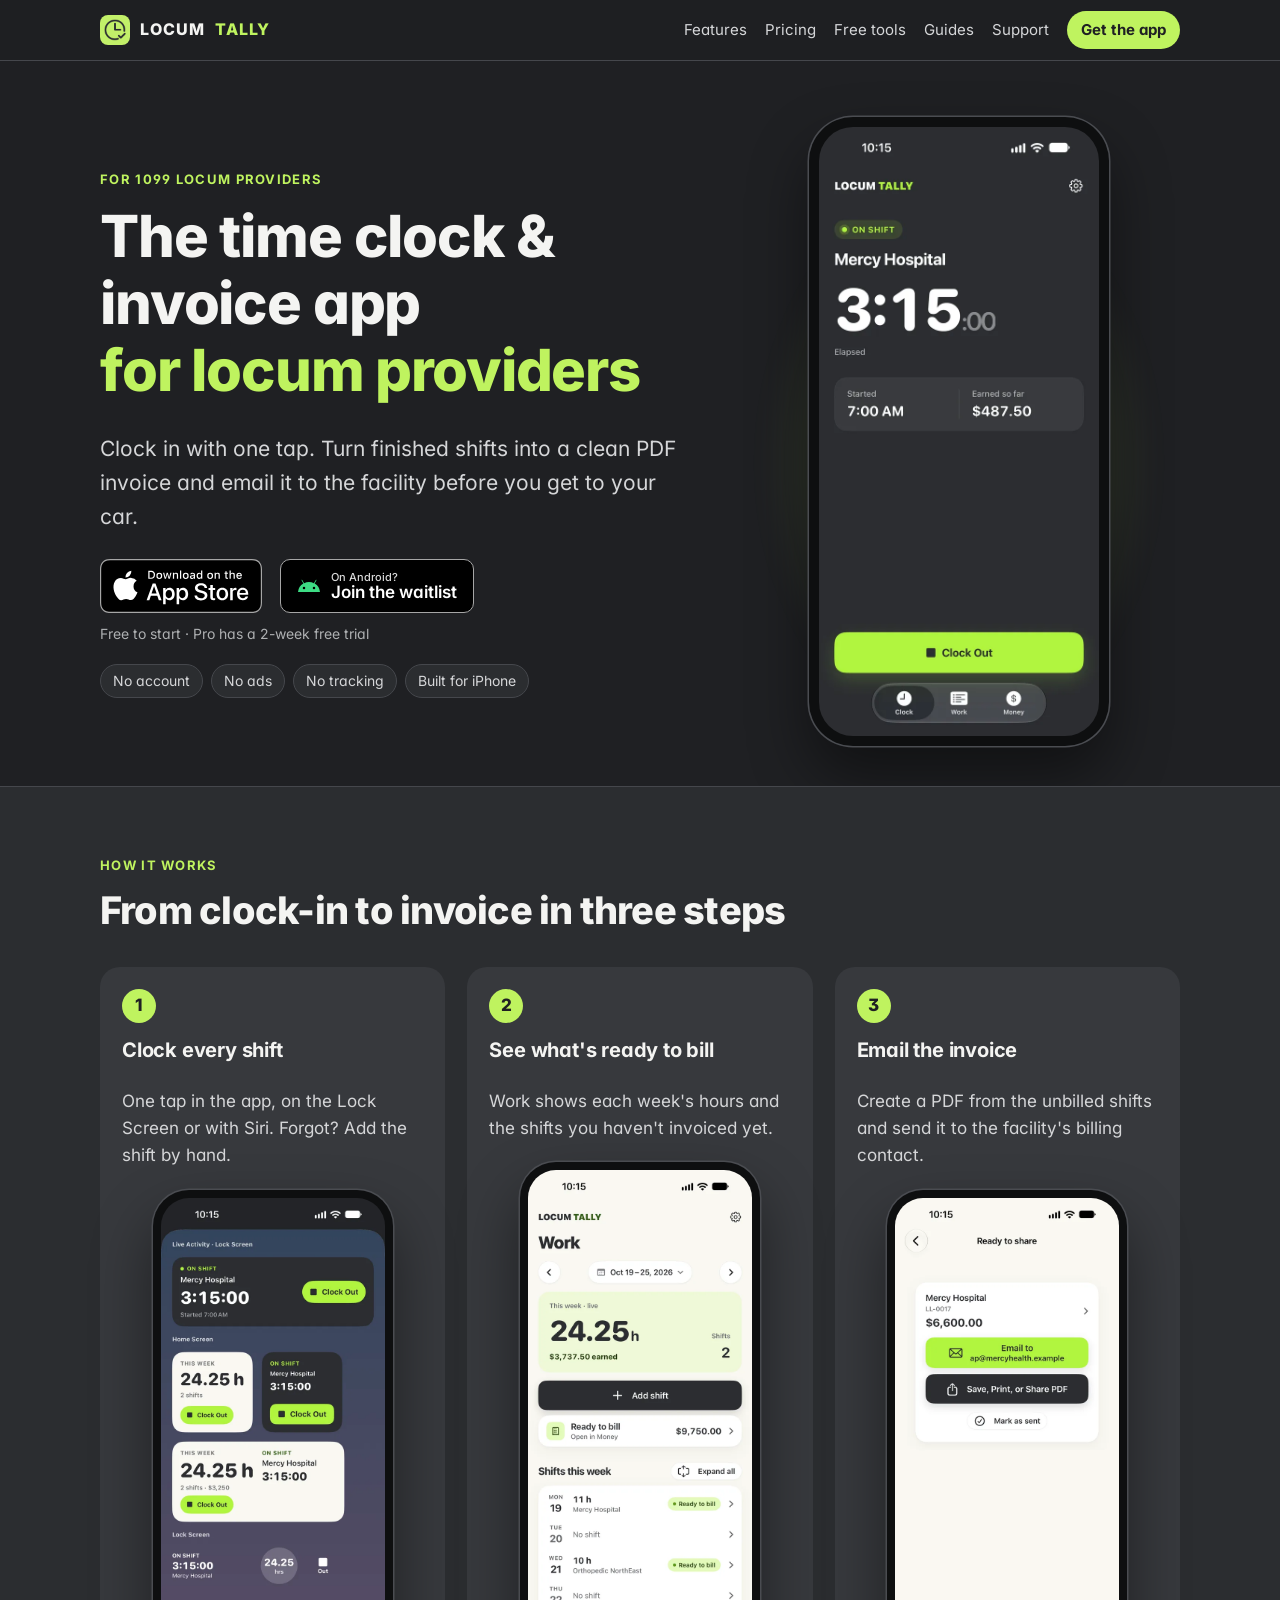
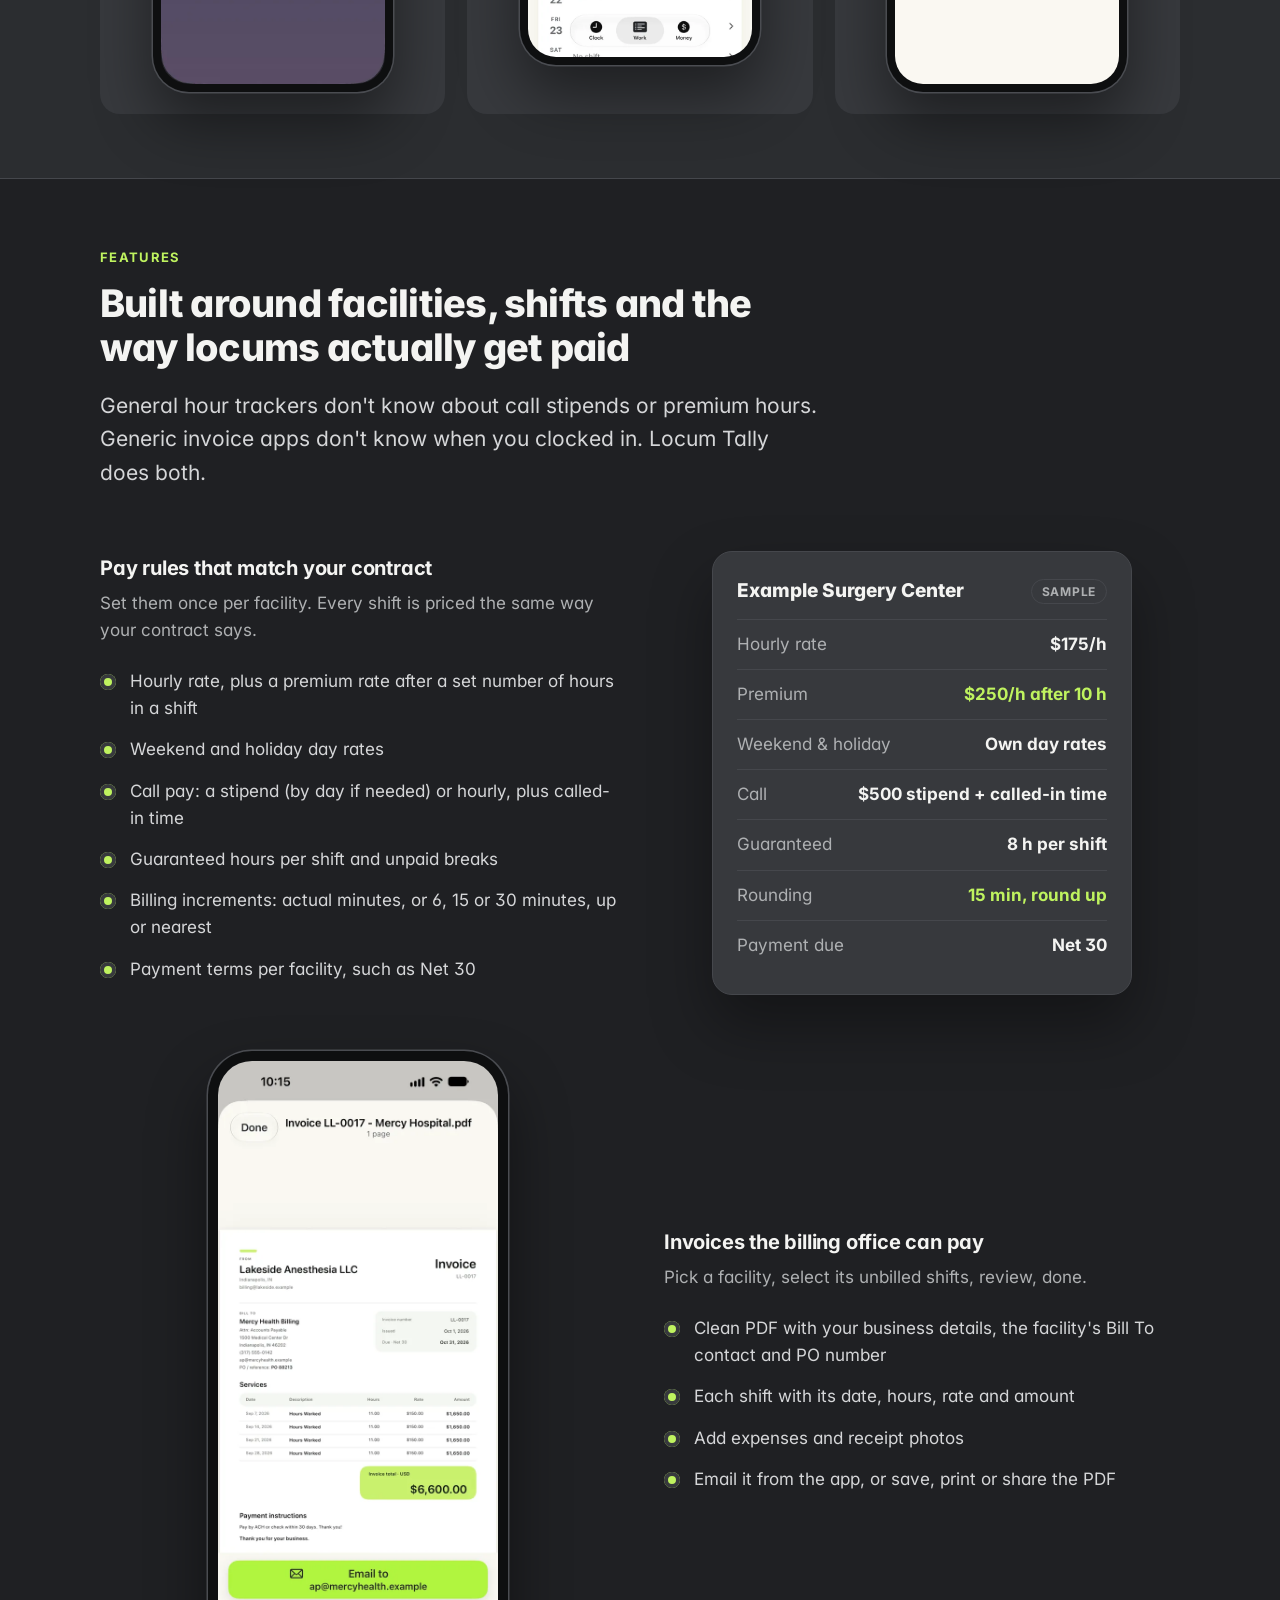
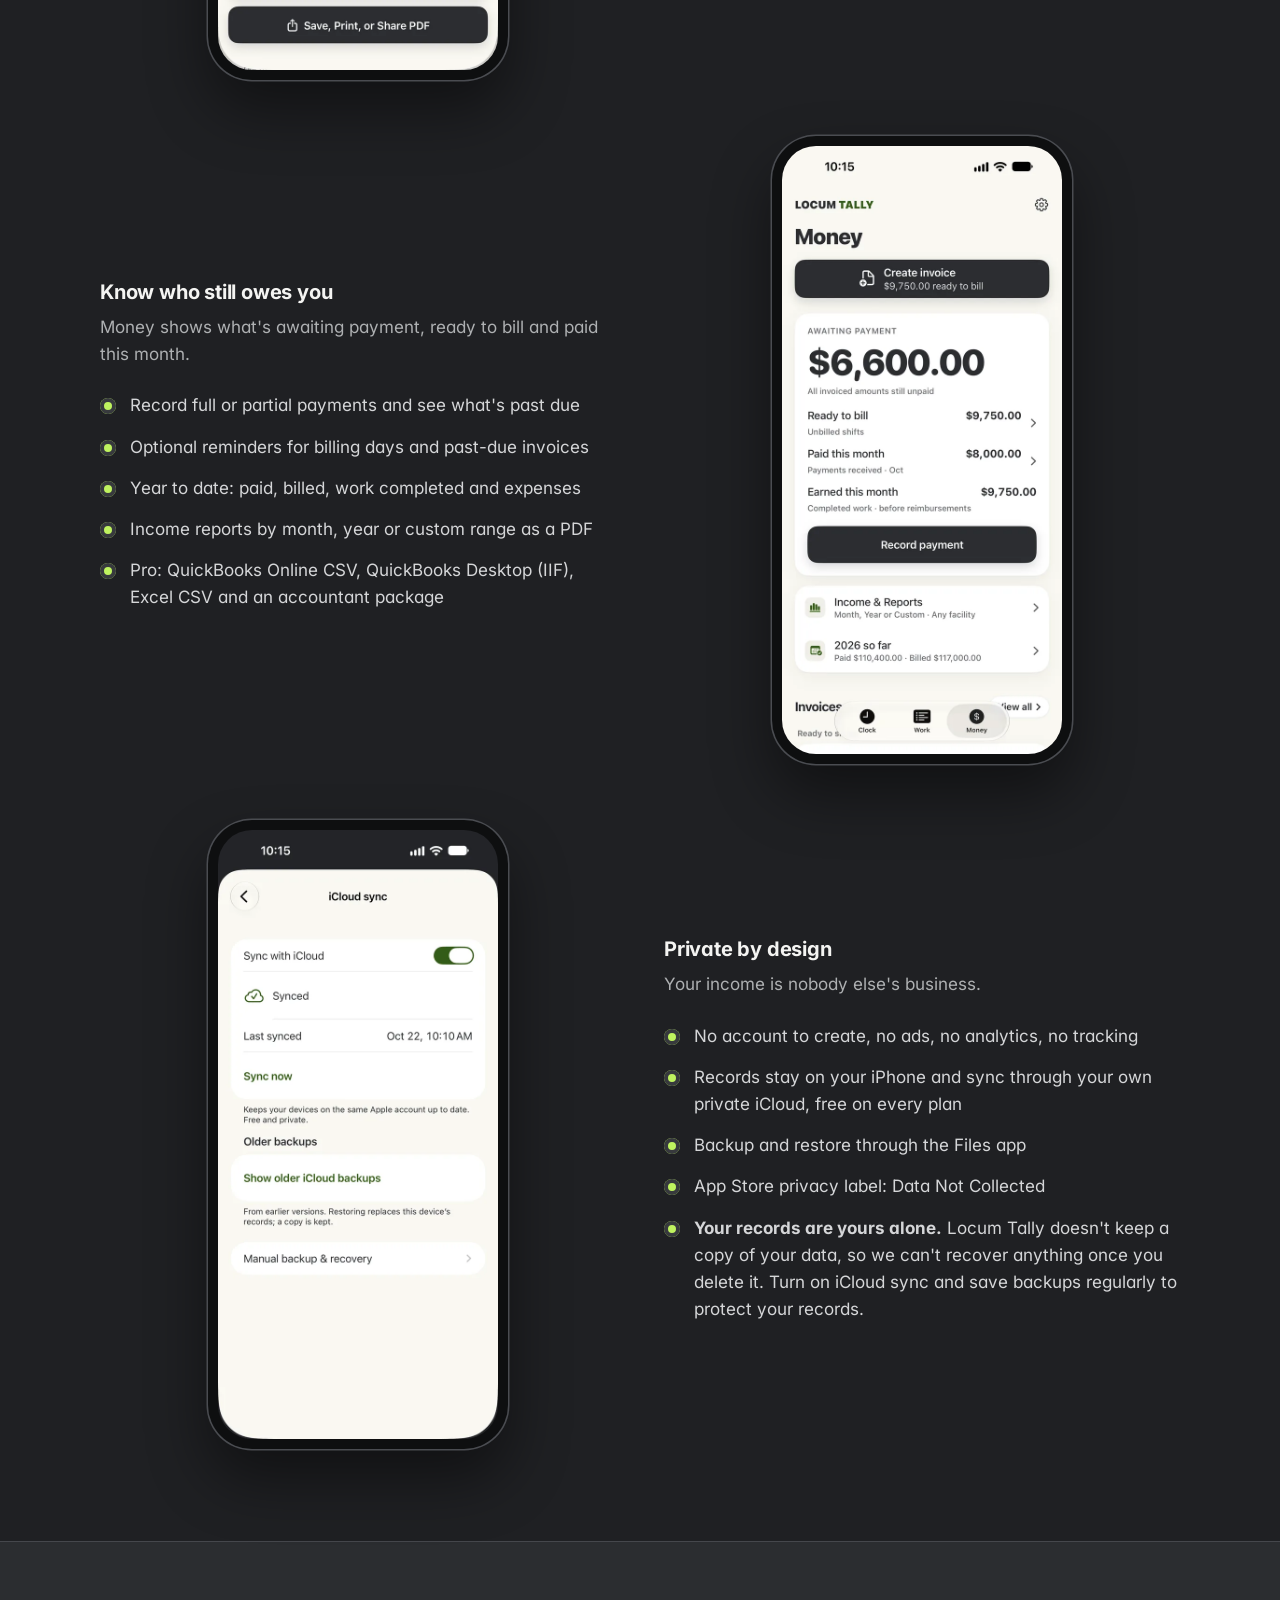
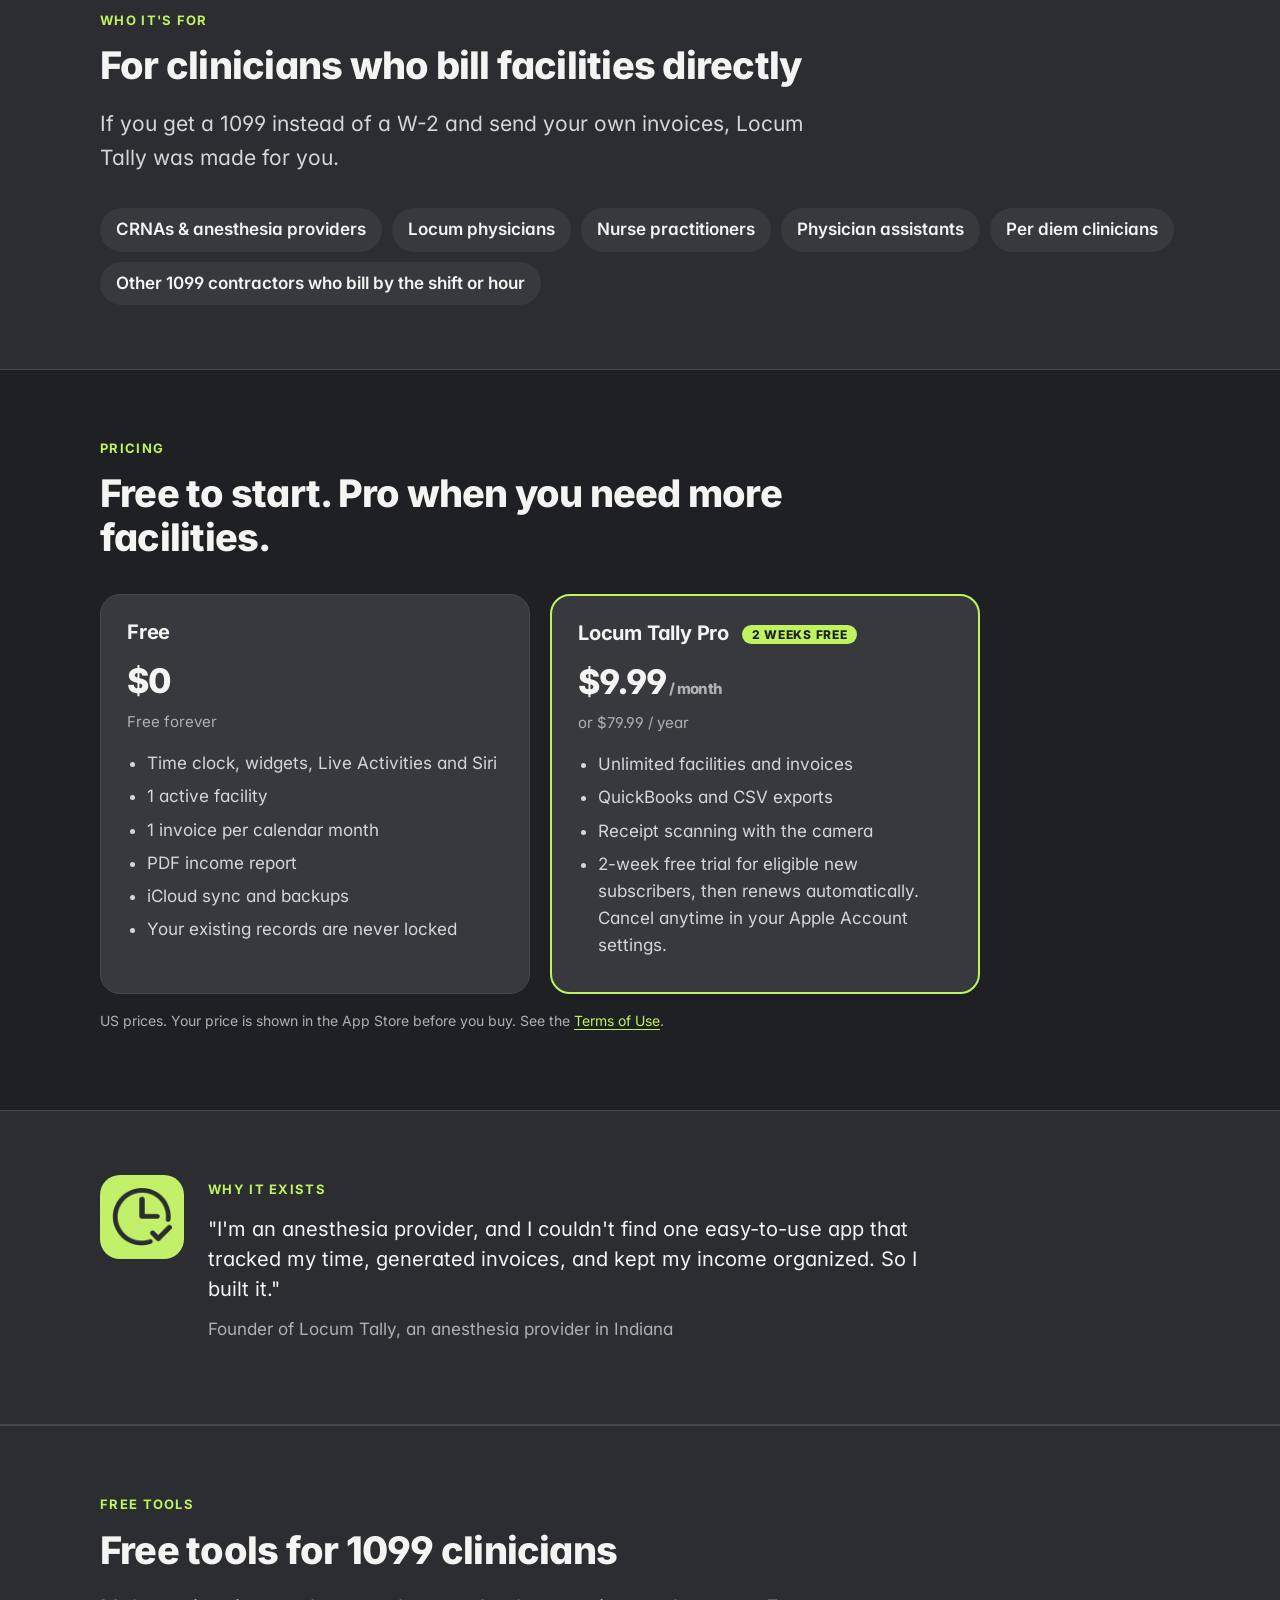
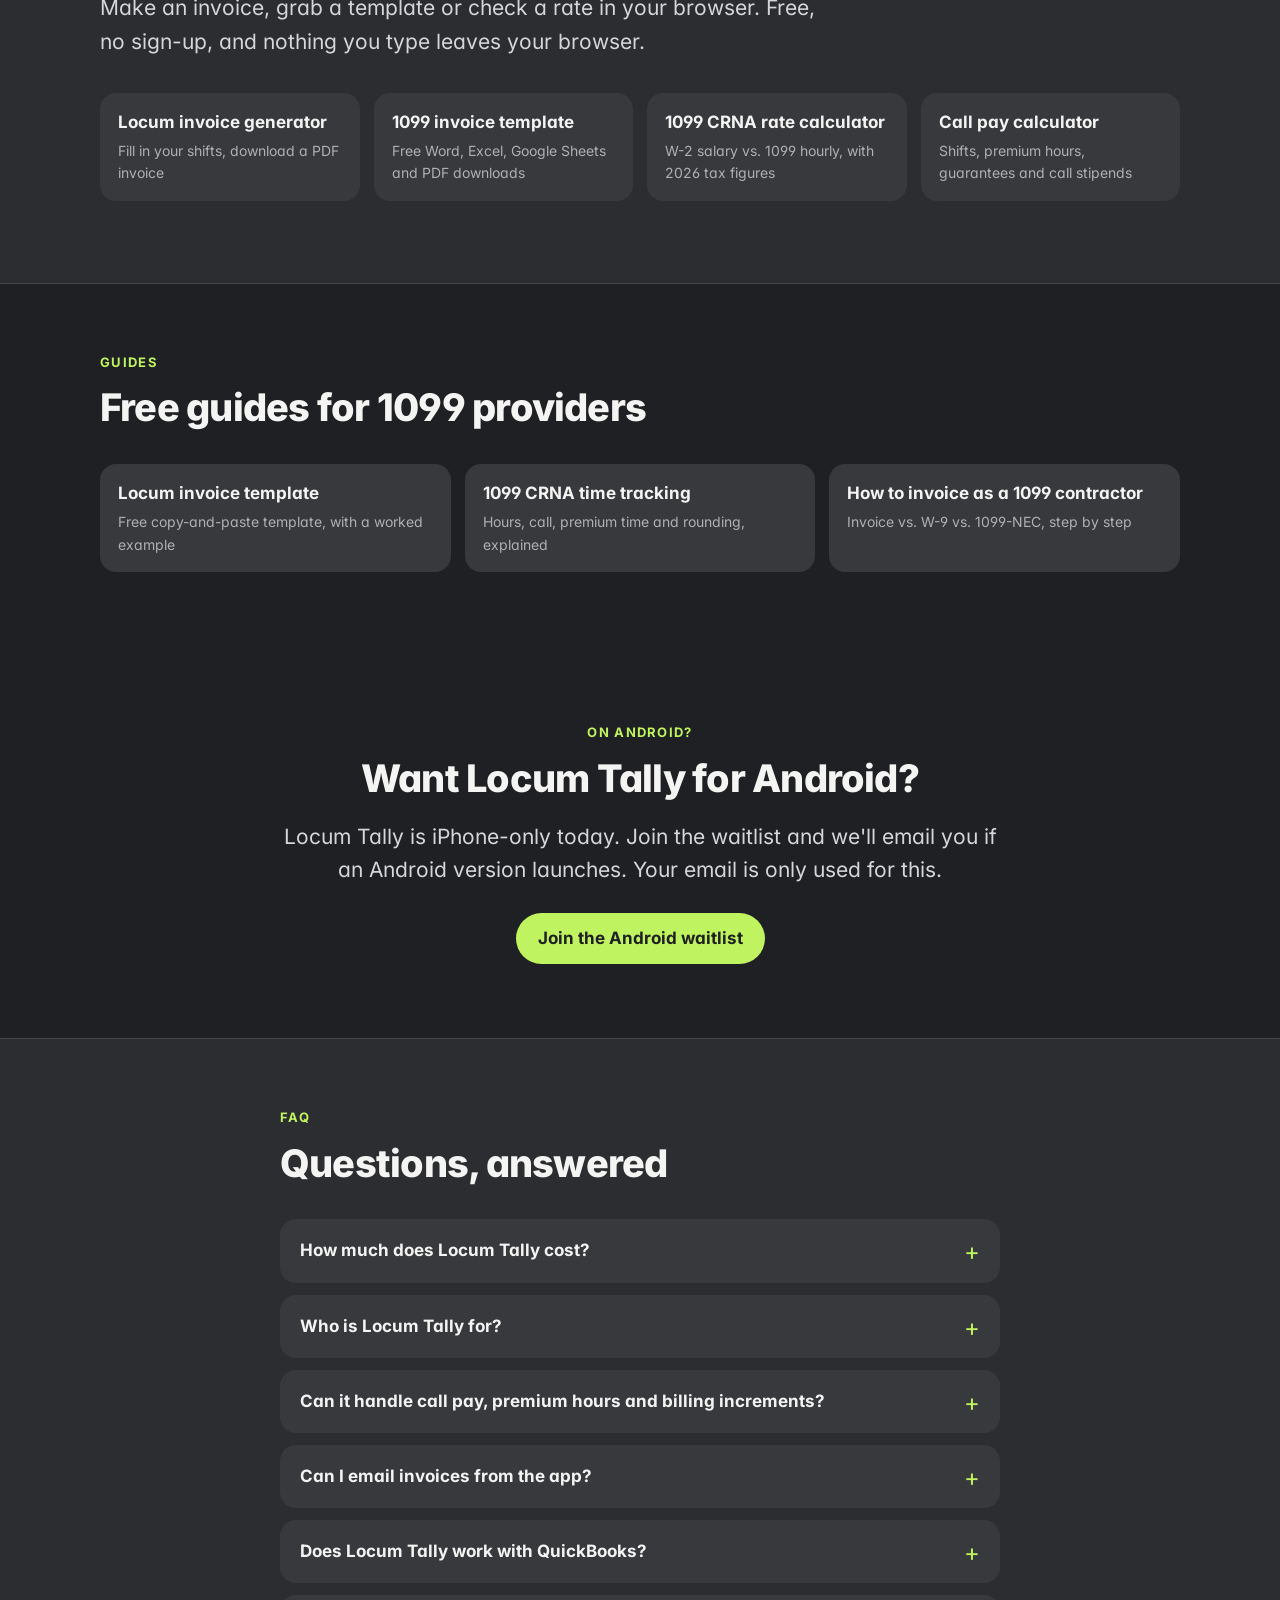
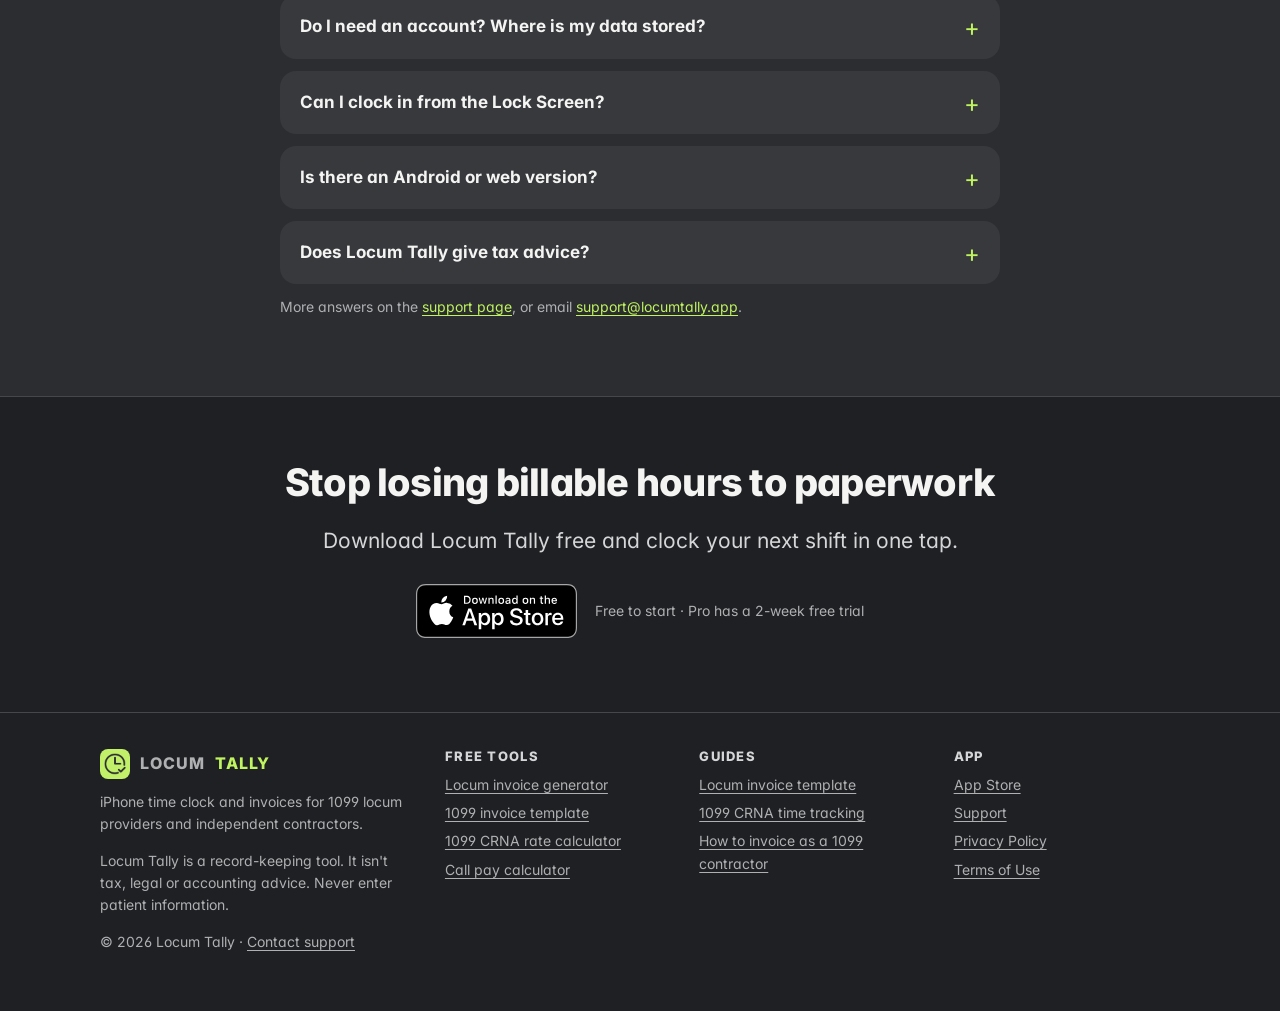
<file: index.html>
<!doctype html>
<html lang="en">
<head>
<meta charset="utf-8">
<meta name="viewport" content="width=device-width, initial-scale=1">
<title>Locum Tally: Time Clock &amp; Invoice App for 1099 Locum Providers</title>
<meta name="description" content="iPhone time clock and invoice app for 1099 locums and CRNAs. Clock shifts in one tap, handle call pay and premium hours, and email PDF invoices. Free to start.">
<link rel="canonical" href="https://locumtally.app/">
<meta name="apple-itunes-app" content="app-id=6818014743">
<meta name="theme-color" content="#1F2023">
<meta name="color-scheme" content="dark">
<link rel="icon" href="favicon.ico" sizes="any">
<link rel="icon" type="image/png" sizes="32x32" href="favicon-32.png">
<link rel="apple-touch-icon" href="apple-touch-icon.png">
<link rel="preload" href="fonts/inter-var-latin.woff2" as="font" type="font/woff2" crossorigin>
<link rel="stylesheet" href="site.css?v=4">
<meta property="og:type" content="website">
<meta property="og:site_name" content="Locum Tally">
<meta property="og:title" content="Locum Tally: Time Clock &amp; Invoice App for 1099 Locum Providers">
<meta property="og:description" content="iPhone time clock and invoice app for 1099 locums and CRNAs. Clock shifts in one tap, handle call pay and premium hours, and email PDF invoices. Free to start.">
<meta property="og:url" content="https://locumtally.app/">
<meta property="og:image" content="https://locumtally.app/img/og-locumtally.png">
<meta property="og:image:width" content="1200">
<meta property="og:image:height" content="630">
<meta property="og:image:alt" content="Locum Tally: the time clock and invoice app for 1099 locum providers">
<meta name="twitter:card" content="summary_large_image">
<meta name="twitter:title" content="Locum Tally: Time Clock &amp; Invoice App for 1099 Locum Providers">
<meta name="twitter:description" content="iPhone time clock and invoice app for 1099 locums and CRNAs. Clock shifts in one tap, handle call pay and premium hours, and email PDF invoices. Free to start.">
<meta name="twitter:image" content="https://locumtally.app/img/og-locumtally.png">
<script type="application/ld+json">
{
 "@context": "https://schema.org",
 "@graph": [
  {
   "@type": "WebSite",
   "@id": "https://locumtally.app/#website",
   "url": "https://locumtally.app/",
   "name": "Locum Tally",
   "publisher": {
    "@id": "https://locumtally.app/#org"
   }
  },
  {
   "@type": "Organization",
   "@id": "https://locumtally.app/#org",
   "name": "Locum Tally",
   "url": "https://locumtally.app/",
   "logo": "https://locumtally.app/img/icon-512.png",
   "email": "support@locumtally.app"
  },
  {
   "@type": "MobileApplication",
   "@id": "https://locumtally.app/#app",
   "name": "Locum Tally: Time & Invoices",
   "alternateName": "Locum Tally",
   "description": "iPhone time clock and invoice app for 1099 locum providers and independent contractors. Clock shifts in one tap, then turn them into PDF invoices.",
   "operatingSystem": "iOS 17.0 or later",
   "applicationCategory": "BusinessApplication",
   "url": "https://locumtally.app/",
   "installUrl": "https://apps.apple.com/app/id6818014743",
   "downloadUrl": "https://apps.apple.com/app/id6818014743",
   "image": "https://locumtally.app/img/icon-512.png",
   "screenshot": [
    "https://locumtally.app/img/screen-clock.webp",
    "https://locumtally.app/img/screen-work-week.webp",
    "https://locumtally.app/img/screen-money.webp",
    "https://locumtally.app/img/screen-ready-to-share.webp",
    "https://locumtally.app/img/screen-invoice-pdf.webp",
    "https://locumtally.app/img/screen-live-activity.webp",
    "https://locumtally.app/img/screen-year-to-date.webp",
    "https://locumtally.app/img/screen-icloud-sync.webp"
   ],
   "author": {
    "@id": "https://locumtally.app/#org"
   },
   "publisher": {
    "@id": "https://locumtally.app/#org"
   },
   "offers": [
    {
     "@type": "Offer",
     "name": "Free",
     "price": "0",
     "priceCurrency": "USD"
    },
    {
     "@type": "Offer",
     "name": "Locum Tally Pro (Monthly)",
     "price": "9.99",
     "priceCurrency": "USD",
     "priceSpecification": {
      "@type": "UnitPriceSpecification",
      "price": "9.99",
      "priceCurrency": "USD",
      "billingDuration": "P1M"
     }
    },
    {
     "@type": "Offer",
     "name": "Locum Tally Pro (Yearly)",
     "price": "79.99",
     "priceCurrency": "USD",
     "priceSpecification": {
      "@type": "UnitPriceSpecification",
      "price": "79.99",
      "priceCurrency": "USD",
      "billingDuration": "P1Y"
     }
    }
   ]
  },
  {
   "@type": "FAQPage",
   "@id": "https://locumtally.app/#faq",
   "mainEntity": [
    {
     "@type": "Question",
     "name": "How much does Locum Tally cost?",
     "acceptedAnswer": {
      "@type": "Answer",
      "text": "Locum Tally is free to download. The free plan includes the time clock, widgets, Live Activities, Siri, iCloud sync, the PDF income report, 1 active facility and 1 invoice per calendar month. Locum Tally Pro is $9.99 a month or $79.99 a year in the US, with a 2-week free trial for eligible new subscribers. Your price is shown in the App Store before you buy."
     }
    },
    {
     "@type": "Question",
     "name": "Who is Locum Tally for?",
     "acceptedAnswer": {
      "@type": "Answer",
      "text": "It's built for 1099 locum providers who bill facilities directly: CRNAs and other anesthesia providers, locum physicians, nurse practitioners, PAs and other independent clinicians. Any independent contractor who bills clients by the shift or by the hour can use it. A \"facility\" is simply the client you bill."
     }
    },
    {
     "@type": "Question",
     "name": "Can it handle call pay, premium hours and billing increments?",
     "acceptedAnswer": {
      "@type": "Answer",
      "text": "Yes. Each facility has its own hourly rate, an optional premium rate after a set number of hours in a shift, weekend and holiday rates, call pay (a stipend, by day if you like, or hourly, plus called-in time), guaranteed hours per shift, and time rounding: actual minutes or 6, 15 or 30 minutes, rounded up or to the nearest. Unpaid breaks come off before rounding."
     }
    },
    {
     "@type": "Question",
     "name": "Can I email invoices from the app?",
     "acceptedAnswer": {
      "@type": "Answer",
      "text": "Yes. Pick a facility, choose its unbilled shifts and create a PDF invoice with your business details, the facility's Bill To contact and PO number. Email it to the billing contact from the app, or save, print or share the PDF. You can add expenses and receipt photos to an invoice."
     }
    },
    {
     "@type": "Question",
     "name": "Does Locum Tally work with QuickBooks?",
     "acceptedAnswer": {
      "@type": "Answer",
      "text": "With Pro you can export invoices as a QuickBooks Online CSV or a QuickBooks Desktop (IIF) file, plus an Excel-ready CSV and an accountant package. Find them in Settings → Accounting. There is no live QuickBooks sync."
     }
    },
    {
     "@type": "Question",
     "name": "Do I need an account? Where is my data stored?",
     "acceptedAnswer": {
      "@type": "Answer",
      "text": "No account is needed. Your records stay on your iPhone and, if you turn it on, sync through your own private iCloud. There are no ads, no analytics and no tracking, and the developer can't see your data. The App Store privacy label is \"Data Not Collected.\""
     }
    },
    {
     "@type": "Question",
     "name": "Can I clock in from the Lock Screen?",
     "acceptedAnswer": {
      "@type": "Answer",
      "text": "Yes. While you're clocked in, a Live Activity shows on the Lock Screen and in the Dynamic Island with a Clock Out button. There are Home Screen and Lock Screen widgets, and Siri phrases such as \"Clock in with Locum Tally.\""
     }
    },
    {
     "@type": "Question",
     "name": "Is there an Android or web version?",
     "acceptedAnswer": {
      "@type": "Answer",
      "text": "Not yet. Locum Tally is an iPhone app and needs iOS 17 or later. If you'd use an Android version, join the Android waitlist and we'll let you know if it launches."
     }
    },
    {
     "@type": "Question",
     "name": "Does Locum Tally give tax advice?",
     "acceptedAnswer": {
      "@type": "Answer",
      "text": "No. It's a record-keeping tool. Check your taxes, invoices and contracts with a qualified professional."
     }
    }
   ]
  }
 ]
}
</script>
</head><body>
<a class="skip" href="#main">Skip to content</a>
<header class="site-header"><div class="wrap">
<a class="brand" href="index.html"><img src="apple-touch-icon.png" alt="" width="30" height="30">LOCUM <span>TALLY</span></a>
<nav class="site-nav" aria-label="Main"><a class="opt" href="index.html#features">Features</a><a class="opt" href="index.html#pricing">Pricing</a><a class="opt" href="index.html#tools">Free tools</a><a class="opt" href="index.html#guides">Guides</a><a class="" href="support.html">Support</a><a class="nav-cta" href="https://apps.apple.com/app/apple-store/id6818014743?pt=129455149&ct=nav&mt=8">Get the app</a></nav>
</div></header>
<main id="main">
<section class="hero"><div class="wrap">
<div>
<p class="eyebrow">For 1099 locum providers</p>
<h1>The time clock &amp; invoice app <span class="lime">for locum providers</span></h1>
<p class="lead">Clock in with one tap. Turn finished shifts into a clean PDF invoice and email it to the facility before you get to your car.</p>
<div class="cta-row"><a class="badge" href="https://apps.apple.com/app/apple-store/id6818014743?pt=129455149&ct=hero&mt=8" aria-label="Download Locum Tally on the App Store"><img src="img/app-store-badge.svg" alt="Download on the App Store" width="162" height="54"></a><a class="android-cta" href="https://forms.gle/xEjoFYX8ZKrrcmL97" target="_blank" rel="noopener"><svg viewBox="0 0 24 24" width="24" height="24" aria-hidden="true"><path fill="currentColor" d="M17.6 9.48l1.84-3.18a.38.38 0 0 0-.66-.38l-1.87 3.23a11.5 11.5 0 0 0-9.82 0L5.22 5.92a.38.38 0 0 0-.66.38L6.4 9.48A10.8 10.8 0 0 0 1 18h22a10.8 10.8 0 0 0-5.4-8.52zM7 15.25a1.25 1.25 0 1 1 0-2.5 1.25 1.25 0 0 1 0 2.5zm10 0a1.25 1.25 0 1 1 0-2.5 1.25 1.25 0 0 1 0 2.5z"/></svg><span><small>On Android?</small>Join the waitlist</span></a></div>
<p class="cta-note">Free to start · Pro has a 2-week free trial</p>
<ul class="hero-points" aria-label="Highlights"><li>No account</li><li>No ads</li><li>No tracking</li><li>Built for iPhone</li></ul>
</div>
<div class="hero-visual"><div class="phone "><img src="img/screen-clock.webp" alt="Locum Tally Clock screen: on shift at Mercy Hospital for 3 hours 15 minutes, with a Clock Out button" width="600" height="1304" fetchpriority="high"></div></div>
</div></section>

<section class="band" id="how"><div class="wrap">
<div class="section-head"><p class="eyebrow">How it works</p><h2>From clock-in to invoice in three steps</h2></div>
<div class="steps">
<div class="step"><span class="num" aria-hidden="true"></span><h3>Clock every shift</h3><p>One tap in the app, on the Lock Screen or with Siri. Forgot? Add the shift by hand.</p><div class="phone sm"><img src="img/screen-live-activity.webp" alt="Live Activity on the Lock Screen and Home Screen widgets showing hours this week" width="600" height="1304" loading="lazy" decoding="async"></div></div>
<div class="step"><span class="num" aria-hidden="true"></span><h3>See what's ready to bill</h3><p>Work shows each week's hours and the shifts you haven't invoiced yet.</p><div class="phone sm"><img src="img/screen-work-week.webp" alt="Work tab: 24.25 hours this week and shifts ready to bill" width="600" height="1304" loading="lazy" decoding="async"></div></div>
<div class="step"><span class="num" aria-hidden="true"></span><h3>Email the invoice</h3><p>Create a PDF from the unbilled shifts and send it to the facility's billing contact.</p><div class="phone sm"><img src="img/screen-ready-to-share.webp" alt="Ready to share: email the invoice to billing, or save, print or share the PDF" width="600" height="1304" loading="lazy" decoding="async"></div></div>
</div>
</div></section>

<section id="features"><div class="wrap">
<div class="section-head"><p class="eyebrow">Features</p><h2>Built around facilities, shifts and the way locums actually get paid</h2>
<p class="lead">General hour trackers don't know about call stipends or premium hours. Generic invoice apps don't know when you clocked in. Locum Tally does both.</p></div>

<div class="feature"><div class="feature-text">
<h3>Pay rules that match your contract</h3>
<p class="muted">Set them once per facility. Every shift is priced the same way your contract says.</p>
<ul><li>Hourly rate, plus a premium rate after a set number of hours in a shift</li>
<li>Weekend and holiday day rates</li>
<li>Call pay: a stipend (by day if needed) or hourly, plus called-in time</li>
<li>Guaranteed hours per shift and unpaid breaks</li>
<li>Billing increments: actual minutes, or 6, 15 or 30 minutes, up or nearest</li>
<li>Payment terms per facility, such as Net 30</li></ul>
</div><div class="rules" role="img" aria-label="Example facility pay rules: hourly rate 175 dollars, premium 250 dollars per hour after 10 hours, weekday call stipend 500 dollars, called-in time at base rate, 8 guaranteed hours, 15-minute rounding up, Net 30">
<p class="rules-title">Example Surgery Center <span>Sample</span></p>
<dl><div><dt>Hourly rate</dt><dd>$175/h</dd></div><div><dt>Premium</dt><dd>$250/h after 10 h</dd></div>
<div><dt>Weekend &amp; holiday</dt><dd>Own day rates</dd></div><div><dt>Call</dt><dd>$500 stipend + called-in time</dd></div>
<div><dt>Guaranteed</dt><dd>8 h per shift</dd></div><div><dt>Rounding</dt><dd>15 min, round up</dd></div>
<div><dt>Payment due</dt><dd>Net 30</dd></div></dl></div></div>

<div class="feature flip"><div class="feature-text">
<h3>Invoices the billing office can pay</h3>
<p class="muted">Pick a facility, select its unbilled shifts, review, done.</p>
<ul><li>Clean PDF with your business details, the facility's Bill To contact and PO number</li>
<li>Each shift with its date, hours, rate and amount</li>
<li>Add expenses and receipt photos</li>
<li>Email it from the app, or save, print or share the PDF</li></ul>
</div><div class="phone "><img src="img/screen-invoice-pdf.webp" alt="Sample PDF invoice with billed shifts, rates and total due" width="600" height="1304" loading="lazy" decoding="async"></div></div>

<div class="feature"><div class="feature-text">
<h3>Know who still owes you</h3>
<p class="muted">Money shows what's awaiting payment, ready to bill and paid this month.</p>
<ul><li>Record full or partial payments and see what's past due</li>
<li>Optional reminders for billing days and past-due invoices</li>
<li>Year to date: paid, billed, work completed and expenses</li>
<li>Income reports by month, year or custom range as a PDF</li>
<li>Pro: QuickBooks Online CSV, QuickBooks Desktop (IIF), Excel CSV and an accountant package</li></ul>
</div><div class="phone "><img src="img/screen-money.webp" alt="Money tab: awaiting payment, ready to bill and paid this month" width="600" height="1304" loading="lazy" decoding="async"></div></div>

<div class="feature flip"><div class="feature-text">
<h3>Private by design</h3>
<p class="muted">Your income is nobody else's business.</p>
<ul><li>No account to create, no ads, no analytics, no tracking</li>
<li>Records stay on your iPhone and sync through your own private iCloud, free on every plan</li>
<li>Backup and restore through the Files app</li>
<li>App Store privacy label: Data Not Collected</li>
<li><strong>Your records are yours alone.</strong> Locum Tally doesn't keep a copy of your data, so we can't recover anything once you delete it. Turn on iCloud sync and save backups regularly to protect your records.</li></ul>
</div><div class="phone "><img src="img/screen-icloud-sync.webp" alt="iCloud sync settings: synced with your own private iCloud" width="600" height="1304" loading="lazy" decoding="async"></div></div>
</div></section>

<section class="band" id="who"><div class="wrap">
<div class="section-head"><p class="eyebrow">Who it's for</p><h2>For clinicians who bill facilities directly</h2>
<p class="lead">If you get a 1099 instead of a W-2 and send your own invoices, Locum Tally was made for you.</p></div>
<ul class="who"><li>CRNAs &amp; anesthesia providers</li><li>Locum physicians</li><li>Nurse practitioners</li><li>Physician assistants</li><li>Per diem clinicians</li><li>Other 1099 contractors who bill by the shift or hour</li></ul>
</div></section>

<section id="pricing"><div class="wrap">
<div class="section-head"><p class="eyebrow">Pricing</p><h2>Free to start. Pro when you need more facilities.</h2></div>
<div class="plans">
<div class="plan"><h3>Free</h3><p class="price">$0</p><p class="per">Free forever</p>
<ul><li>Time clock, widgets, Live Activities and Siri</li><li>1 active facility</li><li>1 invoice per calendar month</li><li>PDF income report</li><li>iCloud sync and backups</li><li>Your existing records are never locked</li></ul></div>
<div class="plan pro"><h3>Locum Tally Pro <span class="tag">2 weeks free</span></h3><p class="price">$9.99<span class="per"> / month</span></p><p class="per">or $79.99 / year</p>
<ul><li>Unlimited facilities and invoices</li><li>QuickBooks and CSV exports</li><li>Receipt scanning with the camera</li><li>2-week free trial for eligible new subscribers, then renews automatically. Cancel anytime in your Apple Account settings.</li></ul></div>
</div>
<p class="muted small" style="margin-top:16px">US prices. Your price is shown in the App Store before you buy. See the <a href="terms.html">Terms of Use</a>.</p>
</div></section>

<section class="band" id="founder"><div class="wrap">
<div class="founder"><img src="apple-touch-icon.png" alt="" width="84" height="84" loading="lazy">
<div><p class="eyebrow">Why it exists</p>
<blockquote>"I'm an anesthesia provider, and I couldn't find one easy-to-use app that tracked my time, generated invoices, and kept my income organized. So I built it."</blockquote>
<p class="muted" style="margin-top:12px">Founder of Locum Tally, an anesthesia provider in Indiana</p></div></div>
</div></section>

<section class="band" id="tools"><div class="wrap">
<div class="section-head"><p class="eyebrow">Free tools</p><h2>Free tools for 1099 clinicians</h2><p class="lead">Make an invoice, grab a template or check a rate in your browser. Free, no sign-up, and nothing you type leaves your browser.</p></div>
<div class="related"><a href="locum-invoice-generator.html">Locum invoice generator<span>Fill in your shifts, download a PDF invoice</span></a><a href="1099-invoice-template.html">1099 invoice template<span>Free Word, Excel, Google Sheets and PDF downloads</span></a><a href="1099-crna-rate-calculator.html">1099 CRNA rate calculator<span>W-2 salary vs. 1099 hourly, with 2026 tax figures</span></a><a href="call-pay-calculator.html">Call pay calculator<span>Shifts, premium hours, guarantees and call stipends</span></a></div>
</div></section>

<section id="guides"><div class="wrap">
<div class="section-head"><p class="eyebrow">Guides</p><h2>Free guides for 1099 providers</h2></div>
<div class="related"><a href="locum-invoice-template.html">Locum invoice template<span>Free copy-and-paste template, with a worked example</span></a><a href="1099-crna-time-tracking.html">1099 CRNA time tracking<span>Hours, call, premium time and rounding, explained</span></a><a href="how-to-invoice-as-a-1099-contractor.html">How to invoice as a 1099 contractor<span>Invoice vs. W-9 vs. 1099-NEC, step by step</span></a></div>
</div></section>

<section id="android"><div class="wrap narrow" style="text-align:center">
<p class="eyebrow">On Android?</p><h2>Want Locum Tally for Android?</h2>
<p class="lead" style="margin:0 auto">Locum Tally is iPhone-only today. Join the waitlist and we'll email you if an Android version launches. Your email is only used for this.</p>
<div class="cta-row"><a class="btn" href="https://forms.gle/xEjoFYX8ZKrrcmL97" target="_blank" rel="noopener">Join the Android waitlist</a></div>
</div></section>

<section class="band" id="faq"><div class="wrap narrow">
<div class="section-head"><p class="eyebrow">FAQ</p><h2>Questions, answered</h2></div>
<div class="faq"><details><summary>How much does Locum Tally cost?</summary><div><p>Locum Tally is free to download. The free plan includes the time clock, widgets, Live Activities, Siri, iCloud sync, the PDF income report, 1 active facility and 1 invoice per calendar month. Locum Tally Pro is $9.99 a month or $79.99 a year in the US, with a 2-week free trial for eligible new subscribers. Your price is shown in the App Store before you buy.</p></div></details><details><summary>Who is Locum Tally for?</summary><div><p>It's built for 1099 locum providers who bill facilities directly: CRNAs and other anesthesia providers, locum physicians, nurse practitioners, PAs and other independent clinicians. Any independent contractor who bills clients by the shift or by the hour can use it. A "facility" is simply the client you bill.</p></div></details><details><summary>Can it handle call pay, premium hours and billing increments?</summary><div><p>Yes. Each facility has its own hourly rate, an optional premium rate after a set number of hours in a shift, weekend and holiday rates, call pay (a stipend, by day if you like, or hourly, plus called-in time), guaranteed hours per shift, and time rounding: actual minutes or 6, 15 or 30 minutes, rounded up or to the nearest. Unpaid breaks come off before rounding.</p></div></details><details><summary>Can I email invoices from the app?</summary><div><p>Yes. Pick a facility, choose its unbilled shifts and create a PDF invoice with your business details, the facility's Bill To contact and PO number. Email it to the billing contact from the app, or save, print or share the PDF. You can add expenses and receipt photos to an invoice.</p></div></details><details><summary>Does Locum Tally work with QuickBooks?</summary><div><p>With Pro you can export invoices as a QuickBooks Online CSV or a QuickBooks Desktop (IIF) file, plus an Excel-ready CSV and an accountant package. Find them in Settings → Accounting. There is no live QuickBooks sync.</p></div></details><details><summary>Do I need an account? Where is my data stored?</summary><div><p>No account is needed. Your records stay on your iPhone and, if you turn it on, sync through your own private iCloud. There are no ads, no analytics and no tracking, and the developer can't see your data. The App Store privacy label is "Data Not Collected."</p></div></details><details><summary>Can I clock in from the Lock Screen?</summary><div><p>Yes. While you're clocked in, a Live Activity shows on the Lock Screen and in the Dynamic Island with a Clock Out button. There are Home Screen and Lock Screen widgets, and Siri phrases such as "Clock in with Locum Tally."</p></div></details><details><summary>Is there an Android or web version?</summary><div><p>Not yet. Locum Tally is an iPhone app and needs iOS 17 or later. If you'd use an Android version, <a href="https://forms.gle/xEjoFYX8ZKrrcmL97">join the Android waitlist</a> and we'll let you know if it launches.</p></div></details><details><summary>Does Locum Tally give tax advice?</summary><div><p>No. It's a record-keeping tool. Check your taxes, invoices and contracts with a qualified professional.</p></div></details></div>
<p class="muted small">More answers on the <a href="support.html">support page</a>, or email <a href="mailto:support@locumtally.app">support@locumtally.app</a>.</p>
</div></section>

<section class="final"><div class="wrap narrow">
<h2>Stop losing billable hours to paperwork</h2>
<p class="lead" style="margin:0 auto">Download Locum Tally free and clock your next shift in one tap.</p>
<div class="cta-row"><a class="badge" href="https://apps.apple.com/app/apple-store/id6818014743?pt=129455149&ct=footer-cta&mt=8" aria-label="Download Locum Tally on the App Store"><img src="img/app-store-badge.svg" alt="Download on the App Store" width="162" height="54"></a><span class="cta-note">Free to start · Pro has a 2-week free trial</span></div>
</div></section>
</main>
<footer class="site-footer"><div class="wrap">
<div class="about"><a class="brand" href="index.html"><img src="apple-touch-icon.png" alt="" width="30" height="30">LOCUM <span>TALLY</span></a>
<p style="margin-top:12px">iPhone time clock and invoices for 1099 locum providers and independent contractors.</p>
<p>Locum Tally is a record-keeping tool. It isn't tax, legal or accounting advice. Never enter patient information.</p>
<p>© 2026 Locum Tally · <a href="support.html">Contact support</a></p></div>
<div><h2>Free tools</h2><ul><li><a href="locum-invoice-generator.html">Locum invoice generator</a></li><li><a href="1099-invoice-template.html">1099 invoice template</a></li><li><a href="1099-crna-rate-calculator.html">1099 CRNA rate calculator</a></li><li><a href="call-pay-calculator.html">Call pay calculator</a></li></ul></div>
<div><h2>Guides</h2><ul><li><a href="locum-invoice-template.html">Locum invoice template</a></li><li><a href="1099-crna-time-tracking.html">1099 CRNA time tracking</a></li><li><a href="how-to-invoice-as-a-1099-contractor.html">How to invoice as a 1099 contractor</a></li></ul></div>
<div><h2>App</h2><ul><li><a href="https://apps.apple.com/app/apple-store/id6818014743?pt=129455149&ct=footer&mt=8">App Store</a></li><li><a href="support.html">Support</a></li><li><a href="privacy.html">Privacy Policy</a></li><li><a href="terms.html">Terms of Use</a></li></ul></div>
</div></footer>
</body>
</html>
</file>
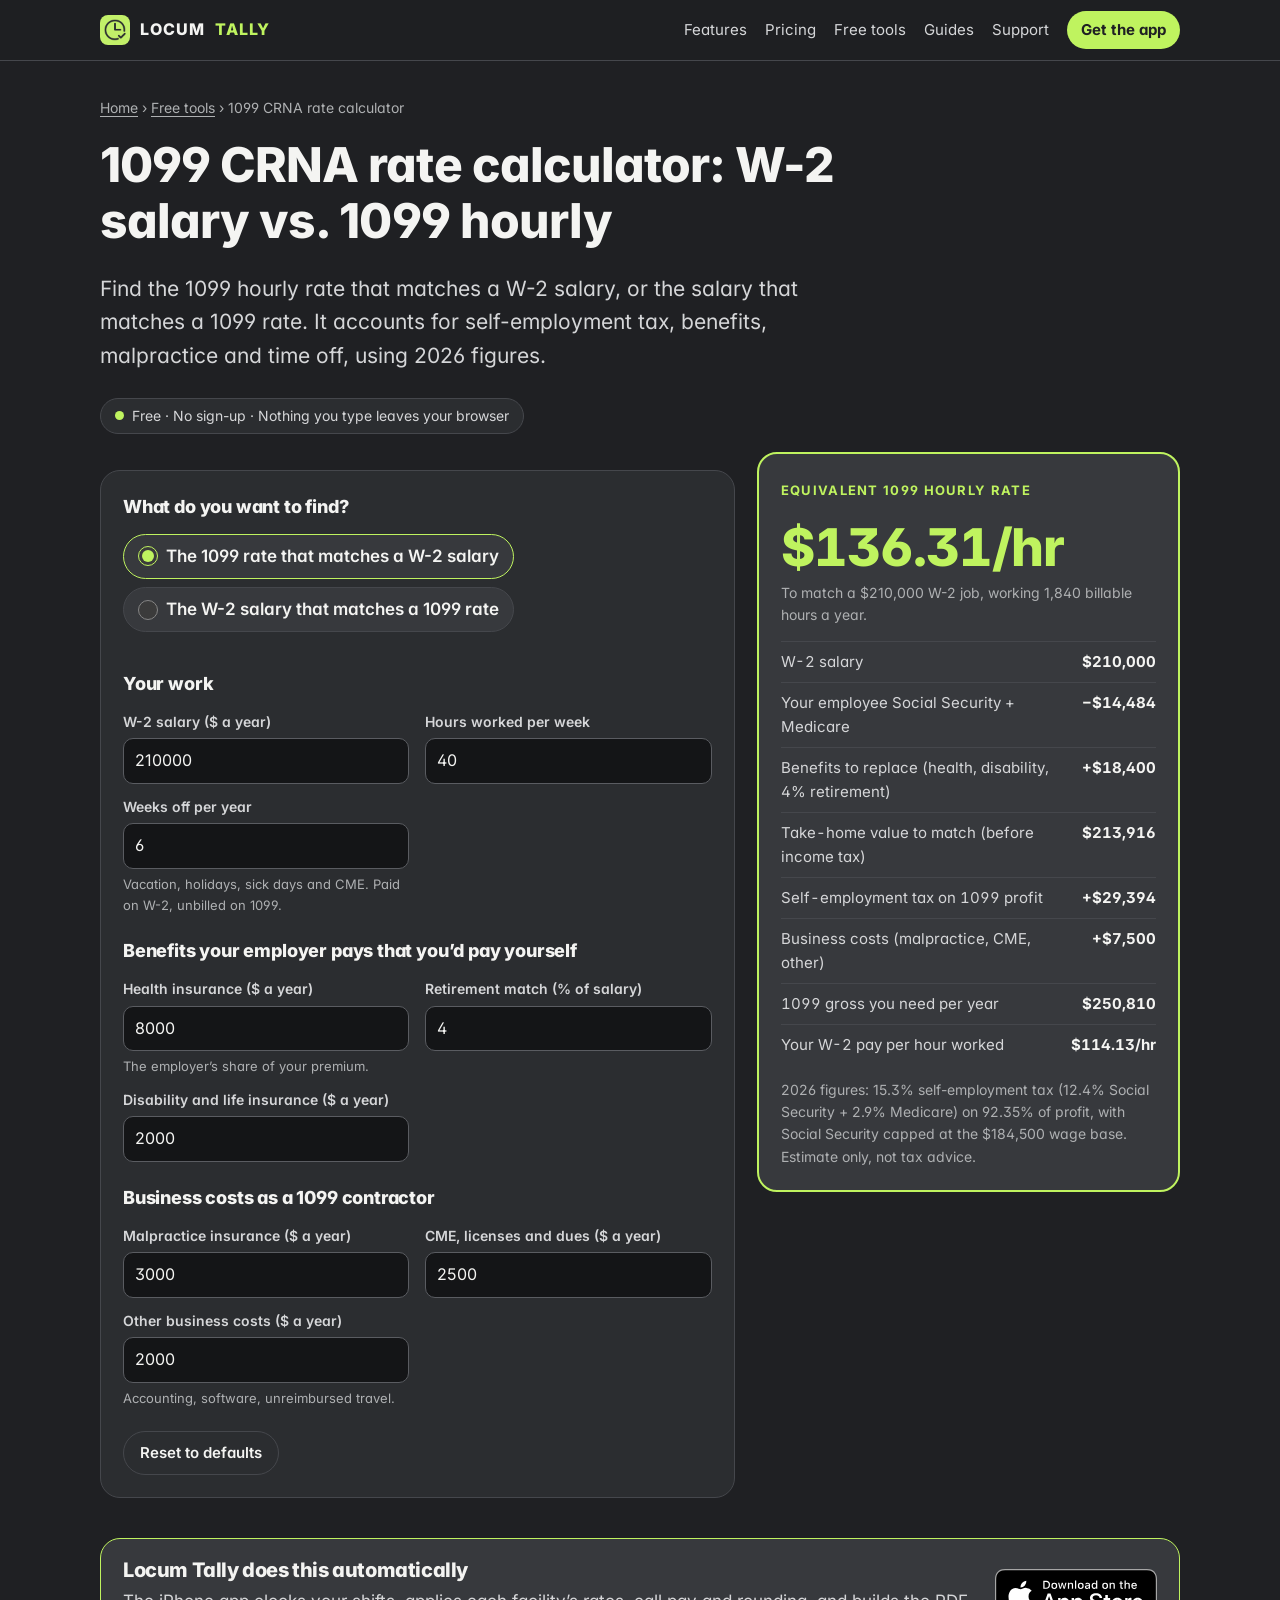
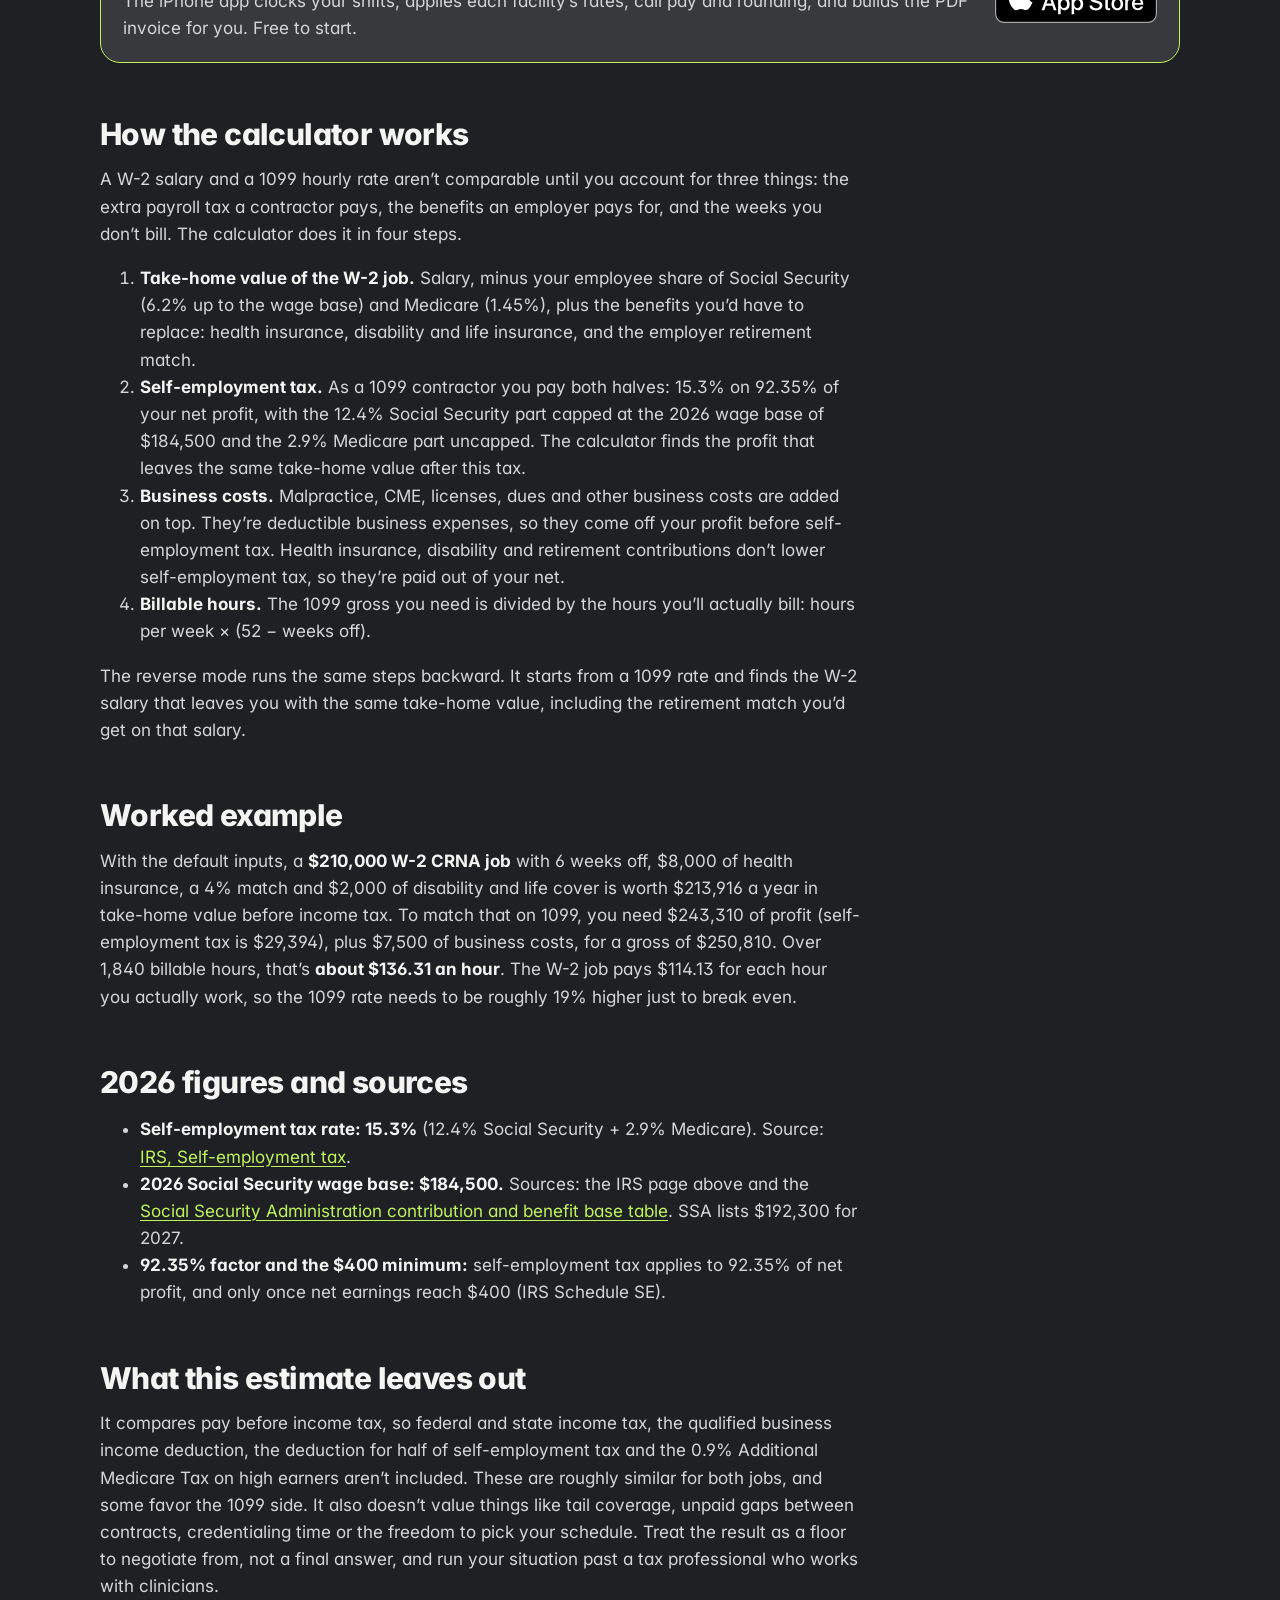
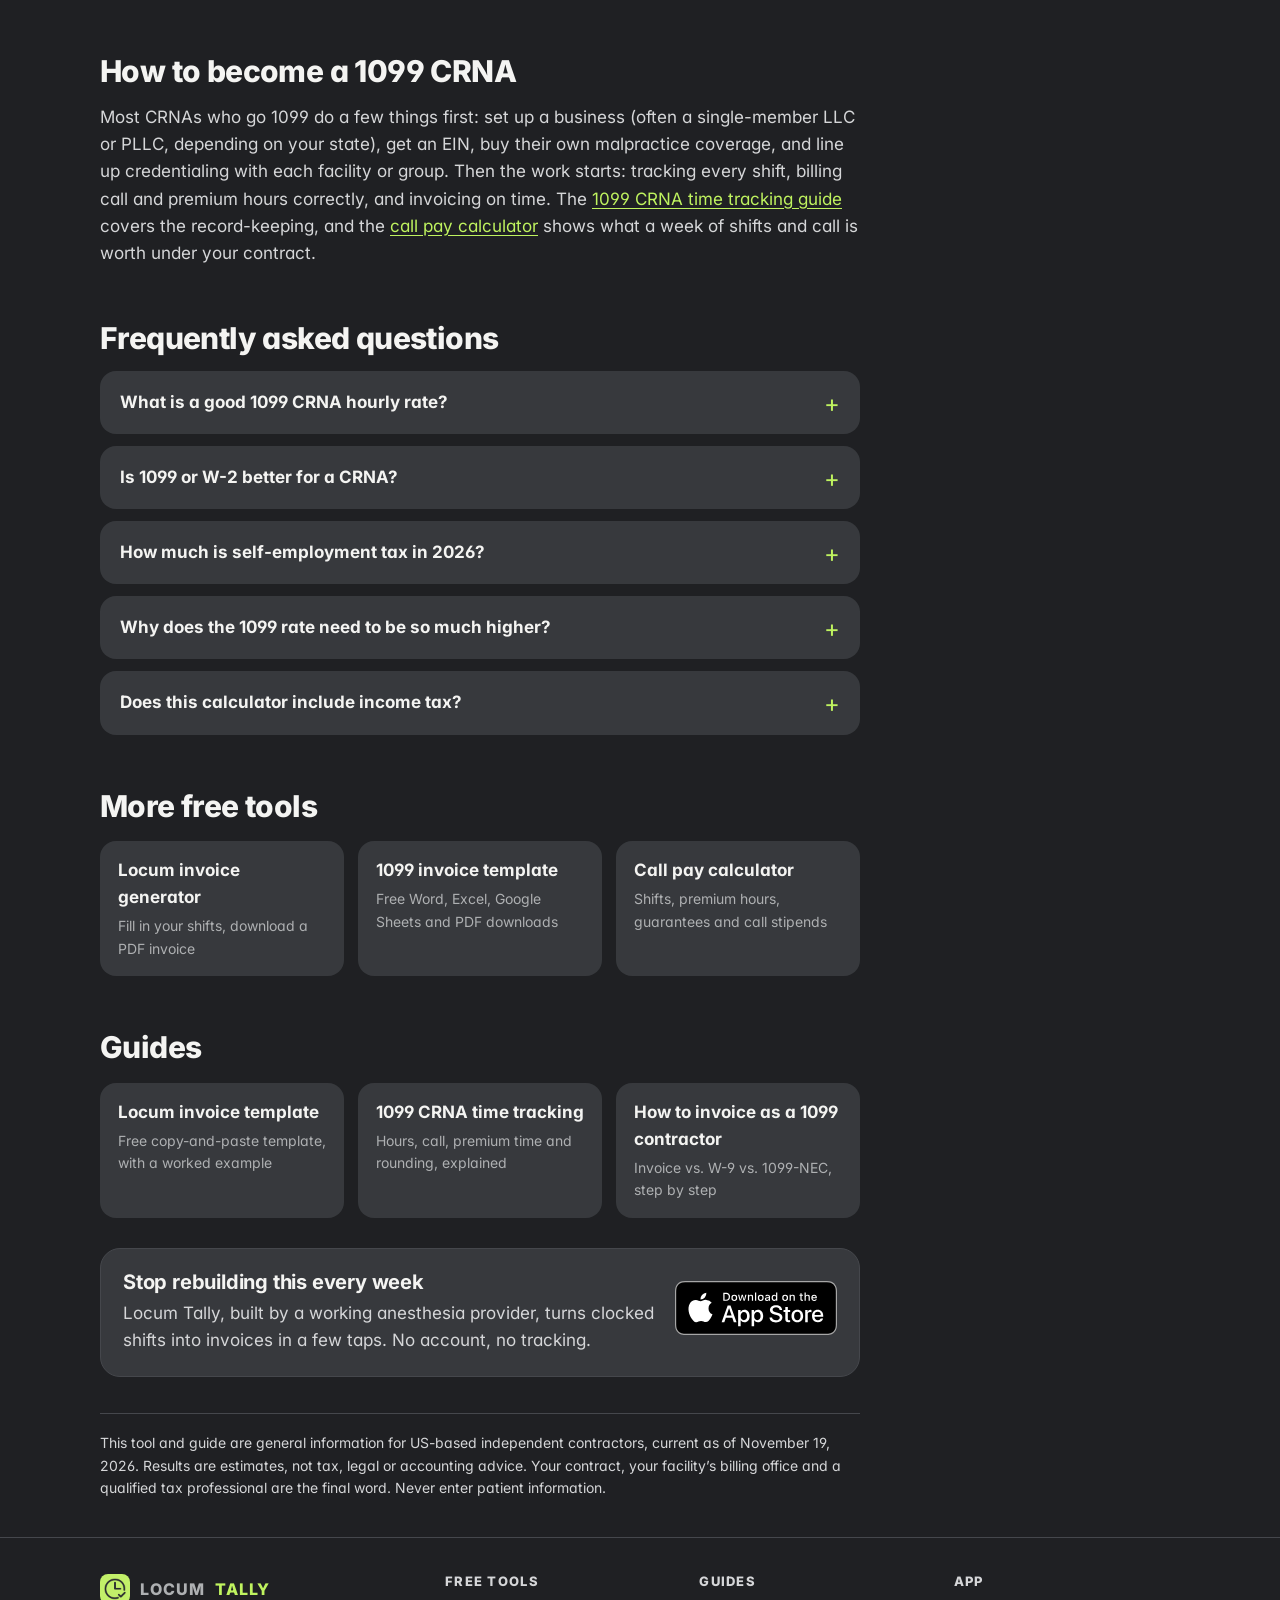
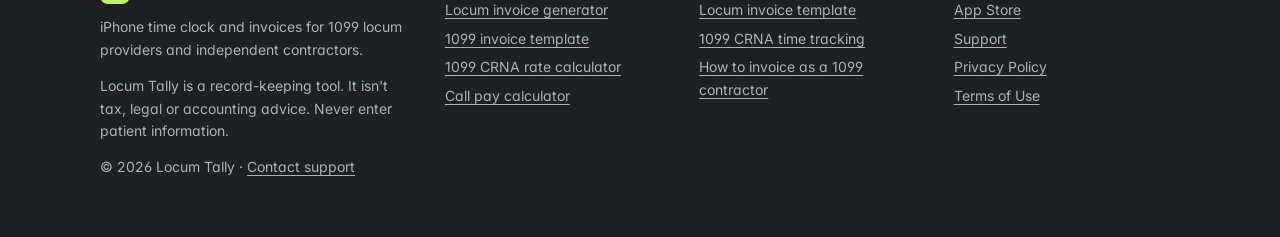
<file: 1099-crna-rate-calculator.html>
<!doctype html>
<html lang="en">
<head>
<meta charset="utf-8">
<meta name="viewport" content="width=device-width, initial-scale=1">
<title>1099 CRNA Rate Calculator: W-2 Salary vs 1099 Hourly (2026) | Locum Tally</title>
<meta name="description" content="Turn a W-2 CRNA salary into the 1099 hourly rate that matches it, or the reverse. Uses 2026 self-employment tax and the $184,500 wage base. Free, private estimate.">
<link rel="canonical" href="https://locumtally.app/1099-crna-rate-calculator.html">
<meta name="apple-itunes-app" content="app-id=6818014743">
<meta name="theme-color" content="#1F2023">
<meta name="color-scheme" content="dark">
<link rel="icon" href="favicon.ico" sizes="any">
<link rel="icon" type="image/png" sizes="32x32" href="favicon-32.png">
<link rel="apple-touch-icon" href="apple-touch-icon.png">
<link rel="preload" href="fonts/inter-var-latin.woff2" as="font" type="font/woff2" crossorigin>
<link rel="stylesheet" href="site.css?v=4">
<link rel="stylesheet" href="tools.css?v=1">
<meta property="og:type" content="website">
<meta property="og:site_name" content="Locum Tally">
<meta property="og:title" content="1099 CRNA Rate Calculator: W-2 Salary vs 1099 Hourly (2026) | Locum Tally">
<meta property="og:description" content="Turn a W-2 CRNA salary into the 1099 hourly rate that matches it, or the reverse. Uses 2026 self-employment tax and the $184,500 wage base. Free, private estimate.">
<meta property="og:url" content="https://locumtally.app/1099-crna-rate-calculator.html">
<meta property="og:image" content="https://locumtally.app/img/og-locumtally.png">
<meta property="og:image:width" content="1200">
<meta property="og:image:height" content="630">
<meta property="og:image:alt" content="Locum Tally: the time clock and invoice app for 1099 locum providers">
<meta name="twitter:card" content="summary_large_image">
<meta name="twitter:title" content="1099 CRNA Rate Calculator: W-2 Salary vs 1099 Hourly (2026) | Locum Tally">
<meta name="twitter:description" content="Turn a W-2 CRNA salary into the 1099 hourly rate that matches it, or the reverse. Uses 2026 self-employment tax and the $184,500 wage base. Free, private estimate.">
<meta name="twitter:image" content="https://locumtally.app/img/og-locumtally.png">
<script type="application/ld+json">
{
 "@context": "https://schema.org",
 "@graph": [
  {
   "@type": "WebApplication",
   "@id": "https://locumtally.app/1099-crna-rate-calculator.html#tool",
   "name": "1099 CRNA Rate Calculator",
   "url": "https://locumtally.app/1099-crna-rate-calculator.html",
   "description": "Compares a W-2 salary with an equivalent 1099 hourly rate using 2026 self-employment tax rules, benefits, business costs and time off.",
   "applicationCategory": "BusinessApplication",
   "operatingSystem": "Any (runs in your web browser)",
   "browserRequirements": "Requires JavaScript",
   "isAccessibleForFree": true,
   "keywords": "1099 crna hourly rate, 1099 crna vs w2, 1099 crna salary, how to be a 1099 crna, w2 to 1099 calculator",
   "offers": {
    "@type": "Offer",
    "price": "0",
    "priceCurrency": "USD"
   },
   "publisher": {
    "@type": "Organization",
    "name": "Locum Tally",
    "url": "https://locumtally.app/"
   },
   "dateModified": "2026-11-19"
  },
  {
   "@type": "FAQPage",
   "mainEntity": [
    {
     "@type": "Question",
     "name": "What is a good 1099 CRNA hourly rate?",
     "acceptedAnswer": {
      "@type": "Answer",
      "text": "It depends on your market, call and the W-2 offers you’d be giving up. Rather than relying on a rule of thumb, enter a real W-2 offer in this calculator to see the 1099 rate that breaks even, then negotiate above it."
     }
    },
    {
     "@type": "Question",
     "name": "Is 1099 or W-2 better for a CRNA?",
     "acceptedAnswer": {
      "@type": "Answer",
      "text": "1099 usually pays more per hour and lets you deduct business costs, but you pay both halves of Social Security and Medicare, buy your own benefits and malpractice, and aren’t paid for time off. W-2 is simpler and steadier. The right answer is the one that leaves you ahead after those costs, which is what this calculator estimates."
     }
    },
    {
     "@type": "Question",
     "name": "How much is self-employment tax in 2026?",
     "acceptedAnswer": {
      "@type": "Answer",
      "text": "15.3% of 92.35% of your net profit: 12.4% for Social Security on up to $184,500 of earnings, plus 2.9% for Medicare on all of it. A 0.9% Additional Medicare Tax applies above $200,000 (single) or $250,000 (married filing jointly)."
     }
    },
    {
     "@type": "Question",
     "name": "Why does the 1099 rate need to be so much higher?",
     "acceptedAnswer": {
      "@type": "Answer",
      "text": "Three reasons: you pay the employer’s half of payroll taxes, you buy the benefits an employer would have paid for, and you’re only paid for the hours you work, not for vacation, holidays or CME days."
     }
    },
    {
     "@type": "Question",
     "name": "Does this calculator include income tax?",
     "acceptedAnswer": {
      "@type": "Answer",
      "text": "No. It compares pay before income tax, which keeps the comparison fair and simple. Your income tax depends on your whole household, deductions and state, so ask a tax professional for that part."
     }
    }
   ]
  },
  {
   "@type": "BreadcrumbList",
   "itemListElement": [
    {
     "@type": "ListItem",
     "position": 1,
     "name": "Home",
     "item": "https://locumtally.app/"
    },
    {
     "@type": "ListItem",
     "position": 2,
     "name": "1099 CRNA rate calculator",
     "item": "https://locumtally.app/1099-crna-rate-calculator.html"
    }
   ]
  }
 ]
}
</script>
</head><body>
<a class="skip" href="#main">Skip to content</a>
<header class="site-header"><div class="wrap">
<a class="brand" href="index.html"><img src="apple-touch-icon.png" alt="" width="30" height="30">LOCUM <span>TALLY</span></a>
<nav class="site-nav" aria-label="Main"><a class="opt" href="index.html#features">Features</a><a class="opt" href="index.html#pricing">Pricing</a><a class="opt" href="index.html#tools">Free tools</a><a class="opt" href="index.html#guides">Guides</a><a class="" href="support.html">Support</a><a class="nav-cta" href="https://apps.apple.com/app/apple-store/id6818014743?pt=129455149&ct=tool-crna-rate-nav&mt=8">Get the app</a></nav>
</div></header>
<main id="main" class="tool-page"><div class="wrap">
<nav class="crumbs" aria-label="Breadcrumb"><a href="index.html">Home</a> › <a href="index.html#tools">Free tools</a> › <span aria-current="page">1099 CRNA rate calculator</span></nav>
<div class="intro"><h1>1099 CRNA rate calculator: W-2 salary vs. 1099 hourly</h1>
<p class="lead">Find the 1099 hourly rate that matches a W-2 salary, or the salary that matches a 1099 rate. It accounts for self-employment tax, benefits, malpractice and time off, using 2026 figures.</p>
<p class="privacy-pill">Free · No sign-up · Nothing you type leaves your browser</p></div>
<div class="calc-grid">
<form id="rate-form" class="tool" novalidate aria-label="1099 rate calculator">
<fieldset><legend>What do you want to find?</legend><div class="seg">
<label><input type="radio" name="mode" value="w2" checked> The 1099 rate that matches a W-2 salary</label>
<label><input type="radio" name="mode" value="1099"> The W-2 salary that matches a 1099 rate</label></div></fieldset>
<fieldset><legend>Your work</legend><div class="fgrid two">
<div class="field" id="salary-wrap"><label for="salary">W-2 salary ($ a year)</label><input id="salary" type="text" inputmode="decimal" value="210000" placeholder=""><span class="ferr" id="salary-err"></span></div><div class="field" id="rate-wrap" hidden><label for="rate1099">1099 hourly rate ($)</label><input id="rate1099" type="text" inputmode="decimal" value="150" placeholder=""><span class="ferr" id="rate1099-err"></span></div><div class="field"><label for="hoursPerWeek">Hours worked per week</label><input id="hoursPerWeek" type="text" inputmode="decimal" value="40" placeholder=""><span class="ferr" id="hoursPerWeek-err"></span></div><div class="field"><label for="weeksOff">Weeks off per year</label><input id="weeksOff" type="text" inputmode="decimal" value="6" placeholder="" aria-describedby="weeksOff-hint"><small id="weeksOff-hint">Vacation, holidays, sick days and CME. Paid on W-2, unbilled on 1099.</small><span class="ferr" id="weeksOff-err"></span></div></div></fieldset>
<fieldset><legend>Benefits your employer pays that you’d pay yourself</legend><div class="fgrid two">
<div class="field"><label for="health">Health insurance ($ a year)</label><input id="health" type="text" inputmode="decimal" value="8000" placeholder="" aria-describedby="health-hint"><small id="health-hint">The employer’s share of your premium.</small><span class="ferr" id="health-err"></span></div><div class="field"><label for="retirementPct">Retirement match (% of salary)</label><input id="retirementPct" type="text" inputmode="decimal" value="4" placeholder=""><span class="ferr" id="retirementPct-err"></span></div><div class="field"><label for="disability">Disability and life insurance ($ a year)</label><input id="disability" type="text" inputmode="decimal" value="2000" placeholder=""><span class="ferr" id="disability-err"></span></div></div></fieldset>
<fieldset><legend>Business costs as a 1099 contractor</legend><div class="fgrid two">
<div class="field"><label for="malpractice">Malpractice insurance ($ a year)</label><input id="malpractice" type="text" inputmode="decimal" value="3000" placeholder=""><span class="ferr" id="malpractice-err"></span></div><div class="field"><label for="cme">CME, licenses and dues ($ a year)</label><input id="cme" type="text" inputmode="decimal" value="2500" placeholder=""><span class="ferr" id="cme-err"></span></div><div class="field"><label for="otherBiz">Other business costs ($ a year)</label><input id="otherBiz" type="text" inputmode="decimal" value="2000" placeholder="" aria-describedby="otherBiz-hint"><small id="otherBiz-hint">Accounting, software, unreimbursed travel.</small><span class="ferr" id="otherBiz-err"></span></div></div></fieldset>
<div class="btns"><button type="reset" class="tbtn ghost" id="rate-reset">Reset to defaults</button></div>
</form>
<section class="result" id="result" aria-labelledby="big-label">
<p class="eyebrow" id="big-label">Equivalent 1099 hourly rate</p>
<p class="big" id="big" aria-live="polite" aria-atomic="true">—</p>
<p class="muted small" id="big-sub"></p>
<dl id="breakdown"></dl>
<p class="small muted" style="margin:14px 0 0">2026 figures: 15.3% self-employment tax (12.4% Social Security + 2.9% Medicare) on 92.35% of profit, with Social Security capped at the $184,500 wage base. Estimate only, not tax advice.</p>
</section>
</div>
<noscript><p class="status bad">This calculator needs JavaScript.</p></noscript>
<aside class="upsell" aria-label="Get Locum Tally"><div><h2>Locum Tally does this automatically</h2><p>The iPhone app clocks your shifts, applies each facility’s rates, call pay and rounding, and builds the PDF invoice for you. Free to start.</p></div><div><a class="badge" href="https://apps.apple.com/app/apple-store/id6818014743?pt=129455149&ct=tool-crna-rate-top&mt=8" aria-label="Download Locum Tally on the App Store"><img src="img/app-store-badge.svg" alt="Download on the App Store" width="162" height="54"></a></div></aside>
<div class="content narrow">
<h2>How the calculator works</h2>
<p>A W-2 salary and a 1099 hourly rate aren’t comparable until you account for three things: the extra payroll tax a contractor pays, the benefits an employer pays for, and the weeks you don’t bill. The calculator does it in four steps.</p>
<ol>
<li><strong>Take-home value of the W-2 job.</strong> Salary, minus your employee share of Social Security (6.2% up to the wage base) and Medicare (1.45%), plus the benefits you’d have to replace: health insurance, disability and life insurance, and the employer retirement match.</li>
<li><strong>Self-employment tax.</strong> As a 1099 contractor you pay both halves: 15.3% on 92.35% of your net profit, with the 12.4% Social Security part capped at the 2026 wage base of $184,500 and the 2.9% Medicare part uncapped. The calculator finds the profit that leaves the same take-home value after this tax.</li>
<li><strong>Business costs.</strong> Malpractice, CME, licenses, dues and other business costs are added on top. They’re deductible business expenses, so they come off your profit before self-employment tax. Health insurance, disability and retirement contributions don’t lower self-employment tax, so they’re paid out of your net.</li>
<li><strong>Billable hours.</strong> The 1099 gross you need is divided by the hours you’ll actually bill: hours per week × (52 − weeks off).</li>
</ol>
<p>The reverse mode runs the same steps backward. It starts from a 1099 rate and finds the W-2 salary that leaves you with the same take-home value, including the retirement match you’d get on that salary.</p>

<h2>Worked example</h2>
<p>With the default inputs, a <strong>$210,000 W-2 CRNA job</strong> with 6 weeks off, $8,000 of health insurance, a 4% match and $2,000 of disability and life cover is worth $213,916 a year in take-home value before income tax. To match that on 1099, you need $243,310 of profit (self-employment tax is $29,394), plus $7,500 of business costs, for a gross of $250,810. Over 1,840 billable hours, that’s <strong>about $136.31 an hour</strong>. The W-2 job pays $114.13 for each hour you actually work, so the 1099 rate needs to be roughly 19% higher just to break even.</p>

<h2>2026 figures and sources</h2>
<ul>
<li><strong>Self-employment tax rate: 15.3%</strong> (12.4% Social Security + 2.9% Medicare). Source: <a href="https://www.irs.gov/businesses/small-businesses-self-employed/self-employment-tax-social-security-and-medicare-taxes" rel="noopener">IRS, Self-employment tax</a>.</li>
<li><strong>2026 Social Security wage base: $184,500.</strong> Sources: the IRS page above and the <a href="https://www.ssa.gov/oact/cola/cbb.html" rel="noopener">Social Security Administration contribution and benefit base table</a>. SSA lists $192,300 for 2027.</li>
<li><strong>92.35% factor and the $400 minimum:</strong> self-employment tax applies to 92.35% of net profit, and only once net earnings reach $400 (IRS Schedule SE).</li>
</ul>

<h2>What this estimate leaves out</h2>
<p>It compares pay before income tax, so federal and state income tax, the qualified business income deduction, the deduction for half of self-employment tax and the 0.9% Additional Medicare Tax on high earners aren’t included. These are roughly similar for both jobs, and some favor the 1099 side. It also doesn’t value things like tail coverage, unpaid gaps between contracts, credentialing time or the freedom to pick your schedule. Treat the result as a floor to negotiate from, not a final answer, and run your situation past a tax professional who works with clinicians.</p>

<h2>How to become a 1099 CRNA</h2>
<p>Most CRNAs who go 1099 do a few things first: set up a business (often a single-member LLC or PLLC, depending on your state), get an EIN, buy their own malpractice coverage, and line up credentialing with each facility or group. Then the work starts: tracking every shift, billing call and premium hours correctly, and invoicing on time. The <a href="1099-crna-time-tracking.html">1099 CRNA time tracking guide</a> covers the record-keeping, and the <a href="call-pay-calculator.html">call pay calculator</a> shows what a week of shifts and call is worth under your contract.</p>
<h2 id="faq">Frequently asked questions</h2>
<div class="faq"><details><summary>What is a good 1099 CRNA hourly rate?</summary><div><p>It depends on your market, call and the W-2 offers you’d be giving up. Rather than relying on a rule of thumb, enter a real W-2 offer in this calculator to see the 1099 rate that breaks even, then negotiate above it.</p></div></details><details><summary>Is 1099 or W-2 better for a CRNA?</summary><div><p>1099 usually pays more per hour and lets you deduct business costs, but you pay both halves of Social Security and Medicare, buy your own benefits and malpractice, and aren’t paid for time off. W-2 is simpler and steadier. The right answer is the one that leaves you ahead after those costs, which is what this calculator estimates.</p></div></details><details><summary>How much is self-employment tax in 2026?</summary><div><p>15.3% of 92.35% of your net profit: 12.4% for Social Security on up to $184,500 of earnings, plus 2.9% for Medicare on all of it. A 0.9% Additional Medicare Tax applies above $200,000 (single) or $250,000 (married filing jointly).</p></div></details><details><summary>Why does the 1099 rate need to be so much higher?</summary><div><p>Three reasons: you pay the employer’s half of payroll taxes, you buy the benefits an employer would have paid for, and you’re only paid for the hours you work, not for vacation, holidays or CME days.</p></div></details><details><summary>Does this calculator include income tax?</summary><div><p>No. It compares pay before income tax, which keeps the comparison fair and simple. Your income tax depends on your whole household, deductions and state, so ask a tax professional for that part.</p></div></details></div>
<h2>More free tools</h2>
<div class="related"><a href="locum-invoice-generator.html">Locum invoice generator<span>Fill in your shifts, download a PDF invoice</span></a><a href="1099-invoice-template.html">1099 invoice template<span>Free Word, Excel, Google Sheets and PDF downloads</span></a><a href="call-pay-calculator.html">Call pay calculator<span>Shifts, premium hours, guarantees and call stipends</span></a></div>
<h2>Guides</h2>
<div class="related"><a href="locum-invoice-template.html">Locum invoice template<span>Free copy-and-paste template, with a worked example</span></a><a href="1099-crna-time-tracking.html">1099 CRNA time tracking<span>Hours, call, premium time and rounding, explained</span></a><a href="how-to-invoice-as-a-1099-contractor.html">How to invoice as a 1099 contractor<span>Invoice vs. W-9 vs. 1099-NEC, step by step</span></a></div>
<aside class="inline-cta" aria-label="Get Locum Tally"><div><h3>Stop rebuilding this every week</h3>
<p>Locum Tally, built by a working anesthesia provider, turns clocked shifts into invoices in a few taps. No account, no tracking.</p></div>
<div><a class="badge" href="https://apps.apple.com/app/apple-store/id6818014743?pt=129455149&ct=tool-crna-rate-end&mt=8" aria-label="Download Locum Tally on the App Store"><img src="img/app-store-badge.svg" alt="Download on the App Store" width="162" height="54"></a></div></aside>
<p class="disclaimer">This tool and guide are general information for US-based independent contractors, current as of November 19, 2026. Results are estimates, not tax, legal or accounting advice. Your contract, your facility’s billing office and a qualified tax professional are the final word. Never enter patient information.</p>
</div>
</div></main>
<footer class="site-footer"><div class="wrap">
<div class="about"><a class="brand" href="index.html"><img src="apple-touch-icon.png" alt="" width="30" height="30">LOCUM <span>TALLY</span></a>
<p style="margin-top:12px">iPhone time clock and invoices for 1099 locum providers and independent contractors.</p>
<p>Locum Tally is a record-keeping tool. It isn't tax, legal or accounting advice. Never enter patient information.</p>
<p>© 2026 Locum Tally · <a href="support.html">Contact support</a></p></div>
<div><h2>Free tools</h2><ul><li><a href="locum-invoice-generator.html">Locum invoice generator</a></li><li><a href="1099-invoice-template.html">1099 invoice template</a></li><li><a href="1099-crna-rate-calculator.html">1099 CRNA rate calculator</a></li><li><a href="call-pay-calculator.html">Call pay calculator</a></li></ul></div>
<div><h2>Guides</h2><ul><li><a href="locum-invoice-template.html">Locum invoice template</a></li><li><a href="1099-crna-time-tracking.html">1099 CRNA time tracking</a></li><li><a href="how-to-invoice-as-a-1099-contractor.html">How to invoice as a 1099 contractor</a></li></ul></div>
<div><h2>App</h2><ul><li><a href="https://apps.apple.com/app/apple-store/id6818014743?pt=129455149&ct=footer&mt=8">App Store</a></li><li><a href="support.html">Support</a></li><li><a href="privacy.html">Privacy Policy</a></li><li><a href="terms.html">Terms of Use</a></li></ul></div>
</div></footer>
<script src="js/lt-math.js?v=1" defer></script><script src="js/rate-calculator.js?v=1" defer></script>
</body>
</html>
</file>
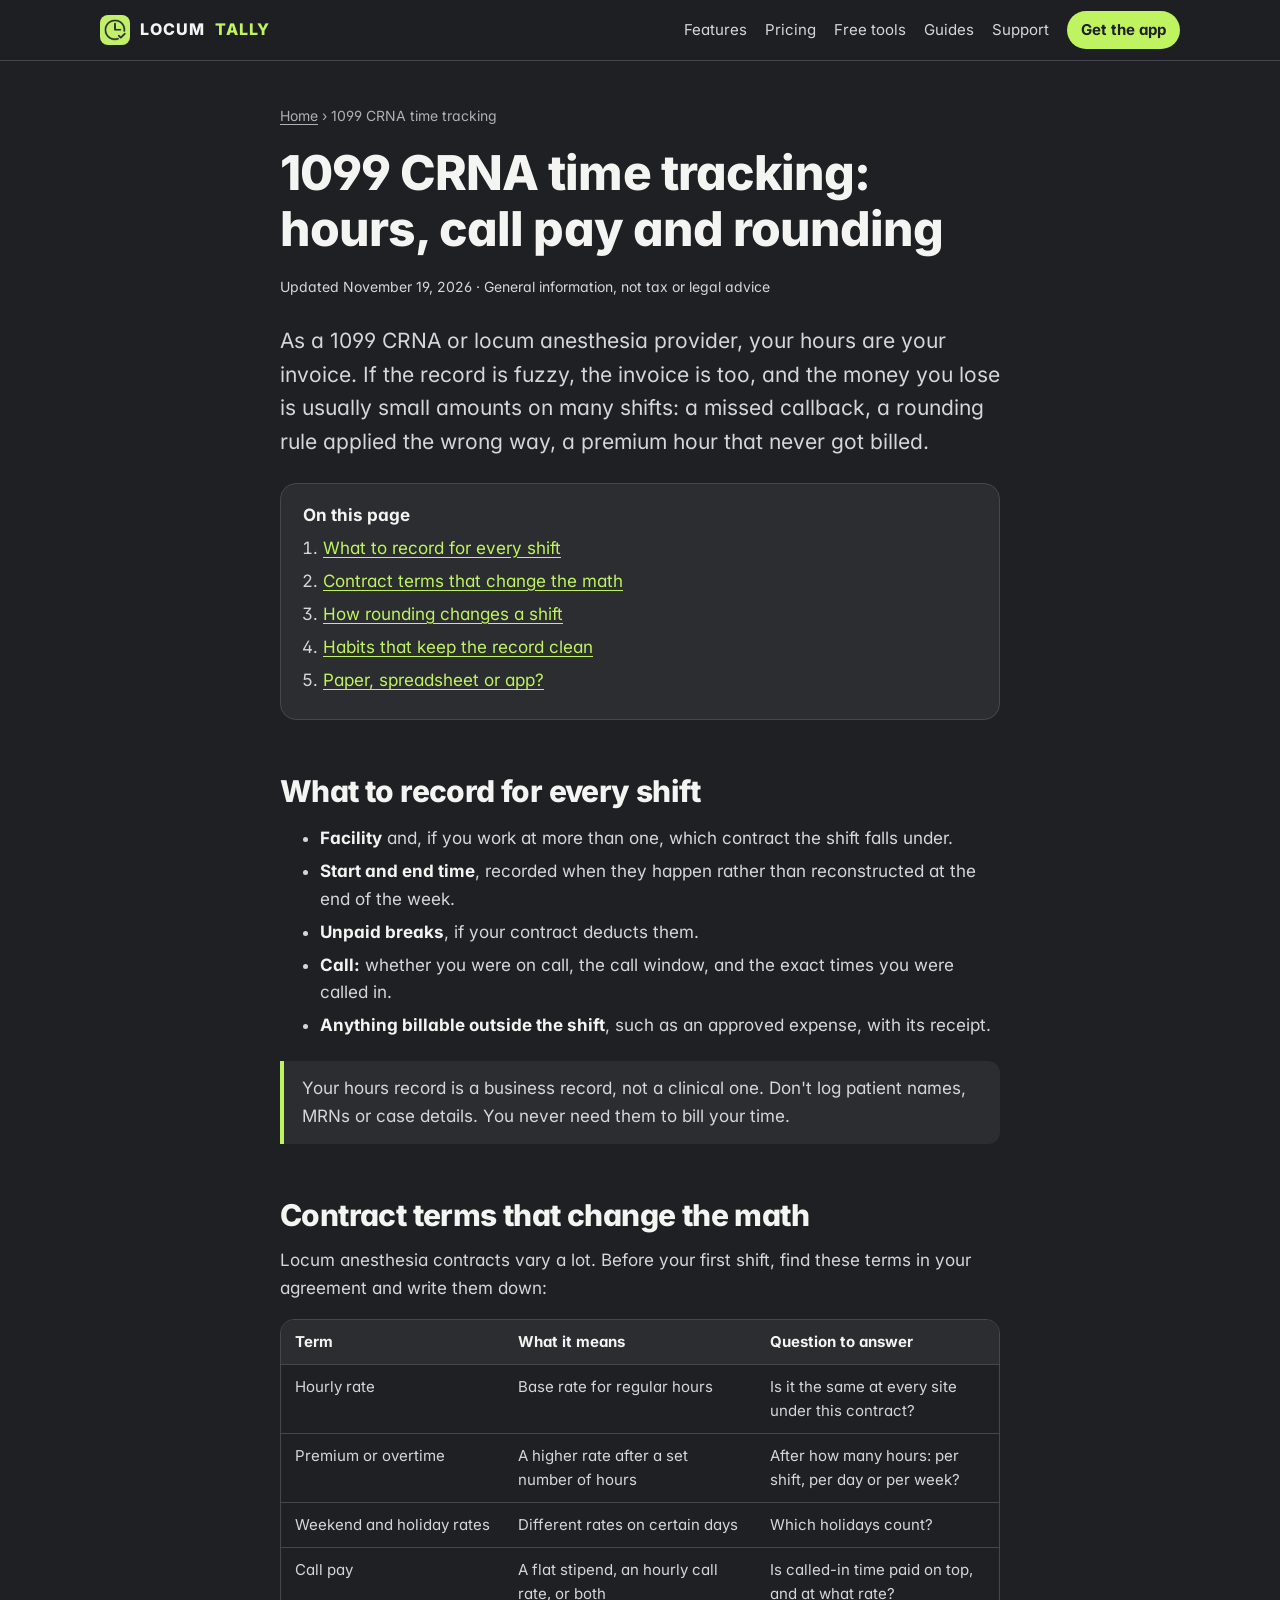
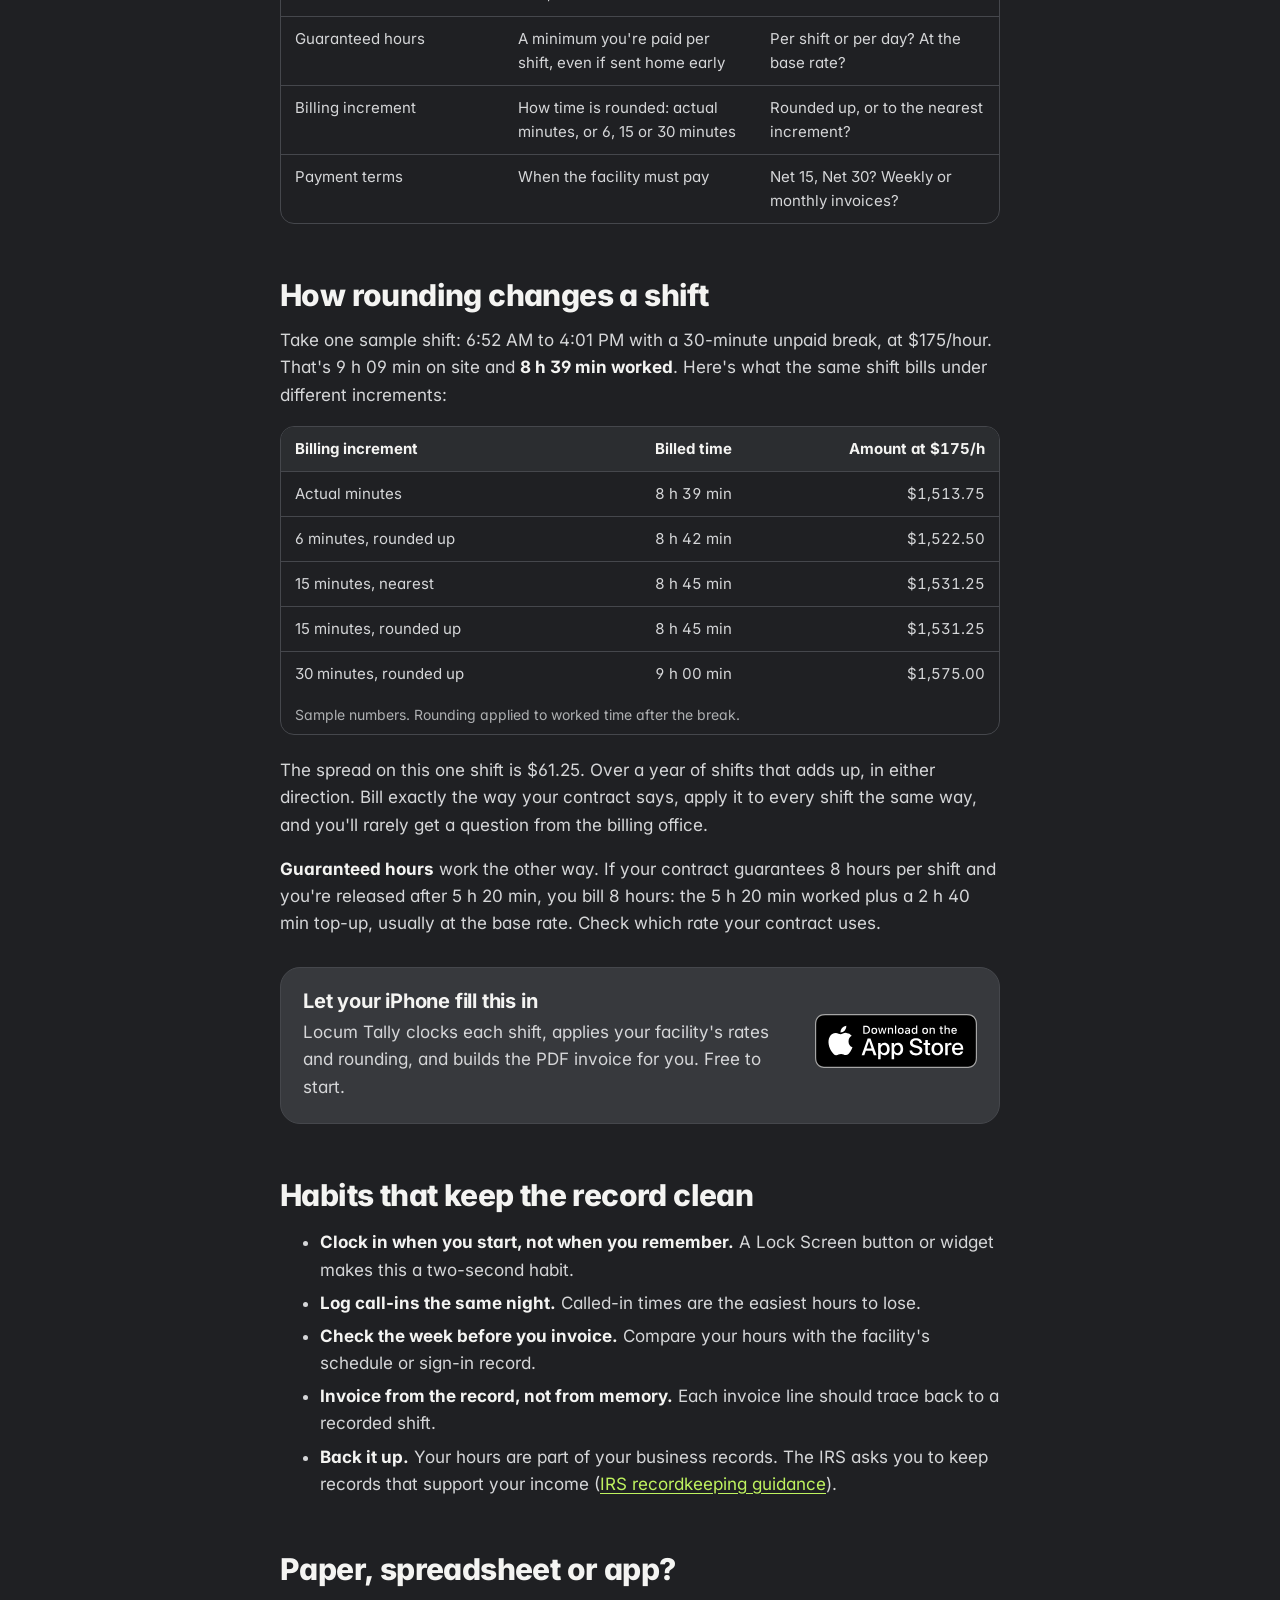
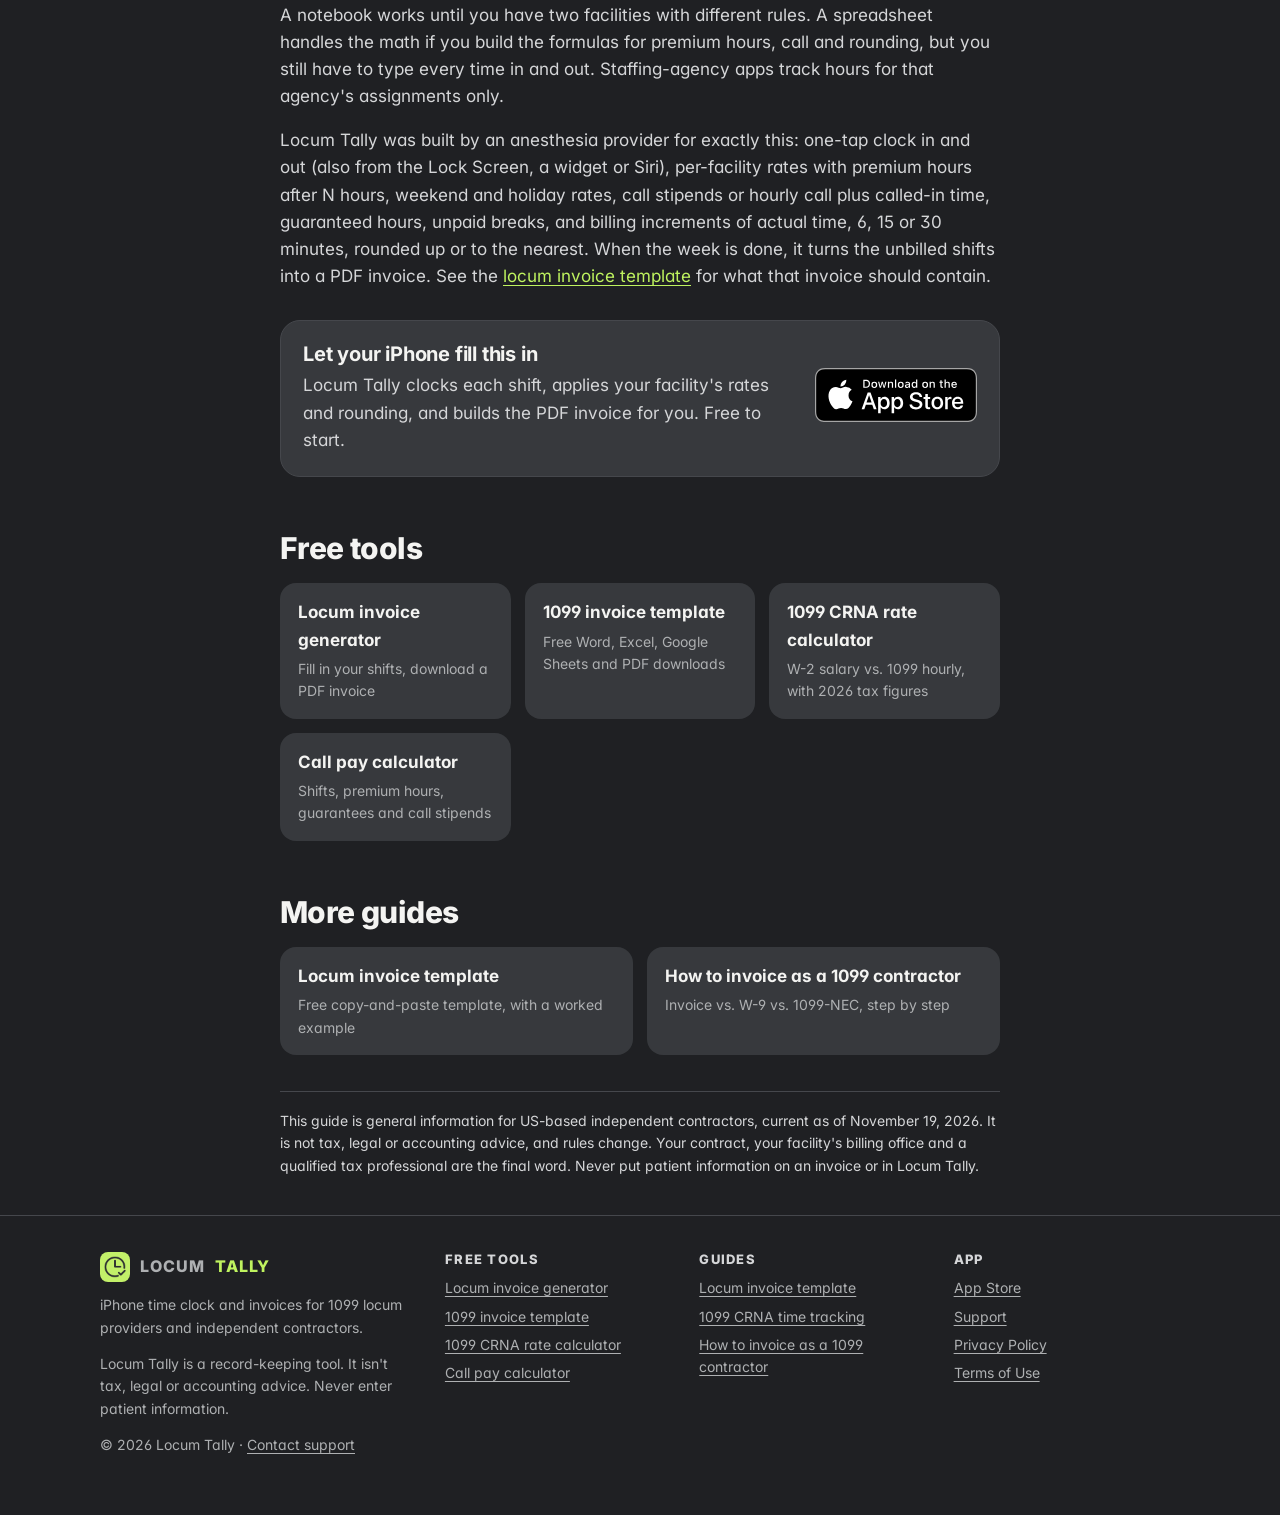
<file: 1099-crna-time-tracking.html>
<!doctype html>
<html lang="en">
<head>
<meta charset="utf-8">
<meta name="viewport" content="width=device-width, initial-scale=1">
<title>1099 CRNA Time Tracking: Hours, Call &amp; Rounding | Locum Tally</title>
<meta name="description" content="How 1099 CRNAs and anesthesia providers can track shift hours, call, premium time, breaks and billing increments accurately, with a worked rounding example.">
<link rel="canonical" href="https://locumtally.app/1099-crna-time-tracking.html">
<meta name="apple-itunes-app" content="app-id=6818014743">
<meta name="theme-color" content="#1F2023">
<meta name="color-scheme" content="dark">
<link rel="icon" href="favicon.ico" sizes="any">
<link rel="icon" type="image/png" sizes="32x32" href="favicon-32.png">
<link rel="apple-touch-icon" href="apple-touch-icon.png">
<link rel="preload" href="fonts/inter-var-latin.woff2" as="font" type="font/woff2" crossorigin>
<link rel="stylesheet" href="site.css?v=4">
<meta property="og:type" content="article">
<meta property="og:site_name" content="Locum Tally">
<meta property="og:title" content="1099 CRNA Time Tracking: Hours, Call &amp; Rounding | Locum Tally">
<meta property="og:description" content="How 1099 CRNAs and anesthesia providers can track shift hours, call, premium time, breaks and billing increments accurately, with a worked rounding example.">
<meta property="og:url" content="https://locumtally.app/1099-crna-time-tracking.html">
<meta property="og:image" content="https://locumtally.app/img/og-locumtally.png">
<meta property="og:image:width" content="1200">
<meta property="og:image:height" content="630">
<meta property="og:image:alt" content="Locum Tally: the time clock and invoice app for 1099 locum providers">
<meta name="twitter:card" content="summary_large_image">
<meta name="twitter:title" content="1099 CRNA Time Tracking: Hours, Call &amp; Rounding | Locum Tally">
<meta name="twitter:description" content="How 1099 CRNAs and anesthesia providers can track shift hours, call, premium time, breaks and billing increments accurately, with a worked rounding example.">
<meta name="twitter:image" content="https://locumtally.app/img/og-locumtally.png">
<script type="application/ld+json">
{
 "@context": "https://schema.org",
 "@graph": [
  {
   "@type": "Article",
   "headline": "1099 CRNA time tracking: hours, call pay and rounding",
   "description": "How 1099 CRNAs and anesthesia providers can track shift hours, call, premium time, breaks and billing increments accurately, with a worked rounding example.",
   "datePublished": "2026-11-19",
   "dateModified": "2026-11-19",
   "author": {
    "@type": "Organization",
    "name": "Locum Tally",
    "url": "https://locumtally.app/"
   },
   "publisher": {
    "@type": "Organization",
    "name": "Locum Tally",
    "logo": {
     "@type": "ImageObject",
     "url": "https://locumtally.app/img/icon-512.png"
    }
   },
   "mainEntityOfPage": "https://locumtally.app/1099-crna-time-tracking.html",
   "image": "https://locumtally.app/img/og-locumtally.png"
  },
  {
   "@type": "BreadcrumbList",
   "itemListElement": [
    {
     "@type": "ListItem",
     "position": 1,
     "name": "Home",
     "item": "https://locumtally.app/"
    },
    {
     "@type": "ListItem",
     "position": 2,
     "name": "1099 CRNA time tracking",
     "item": "https://locumtally.app/1099-crna-time-tracking.html"
    }
   ]
  }
 ]
}
</script>
</head><body>
<a class="skip" href="#main">Skip to content</a>
<header class="site-header"><div class="wrap">
<a class="brand" href="index.html"><img src="apple-touch-icon.png" alt="" width="30" height="30">LOCUM <span>TALLY</span></a>
<nav class="site-nav" aria-label="Main"><a class="opt" href="index.html#features">Features</a><a class="opt" href="index.html#pricing">Pricing</a><a class="opt" href="index.html#tools">Free tools</a><a class="opt" href="index.html#guides">Guides</a><a class="" href="support.html">Support</a><a class="nav-cta" href="https://apps.apple.com/app/apple-store/id6818014743?pt=129455149&ct=guide-crna&mt=8">Get the app</a></nav>
</div></header>
<main id="main" class="article"><div class="wrap narrow">
<nav class="crumbs" aria-label="Breadcrumb"><a href="index.html">Home</a> › <span aria-current="page">1099 CRNA time tracking</span></nav>
<h1>1099 CRNA time tracking: hours, call pay and rounding</h1>
<p class="meta">Updated November 19, 2026 · General information, not tax or legal advice</p>
<p class="lead">As a 1099 CRNA or locum anesthesia provider, your hours are your invoice. If the record is fuzzy, the invoice is too, and the money you lose is usually small amounts on many shifts: a missed callback, a rounding rule applied the wrong way, a premium hour that never got billed.</p>
<div class="toc"><p>On this page</p><ol><li><a href="#record">What to record for every shift</a></li><li><a href="#rules">Contract terms that change the math</a></li><li><a href="#rounding">How rounding changes a shift</a></li><li><a href="#habits">Habits that keep the record clean</a></li><li><a href="#tools">Paper, spreadsheet or app?</a></li></ol></div>

<h2 id="record">What to record for every shift</h2>
<ul>
<li><strong>Facility</strong> and, if you work at more than one, which contract the shift falls under.</li>
<li><strong>Start and end time</strong>, recorded when they happen rather than reconstructed at the end of the week.</li>
<li><strong>Unpaid breaks</strong>, if your contract deducts them.</li>
<li><strong>Call:</strong> whether you were on call, the call window, and the exact times you were called in.</li>
<li><strong>Anything billable outside the shift</strong>, such as an approved expense, with its receipt.</li>
</ul>
<div class="note"><p>Your hours record is a business record, not a clinical one. Don't log patient names, MRNs or case details. You never need them to bill your time.</p></div>

<h2 id="rules">Contract terms that change the math</h2>
<p>Locum anesthesia contracts vary a lot. Before your first shift, find these terms in your agreement and write them down:</p>
<div class="table-wrap"><table>
<thead><tr><th>Term</th><th>What it means</th><th>Question to answer</th></tr></thead>
<tbody>
<tr><td>Hourly rate</td><td>Base rate for regular hours</td><td>Is it the same at every site under this contract?</td></tr>
<tr><td>Premium or overtime</td><td>A higher rate after a set number of hours</td><td>After how many hours: per shift, per day or per week?</td></tr>
<tr><td>Weekend and holiday rates</td><td>Different rates on certain days</td><td>Which holidays count?</td></tr>
<tr><td>Call pay</td><td>A flat stipend, an hourly call rate, or both</td><td>Is called-in time paid on top, and at what rate?</td></tr>
<tr><td>Guaranteed hours</td><td>A minimum you're paid per shift, even if sent home early</td><td>Per shift or per day? At the base rate?</td></tr>
<tr><td>Billing increment</td><td>How time is rounded: actual minutes, or 6, 15 or 30 minutes</td><td>Rounded up, or to the nearest increment?</td></tr>
<tr><td>Payment terms</td><td>When the facility must pay</td><td>Net 15, Net 30? Weekly or monthly invoices?</td></tr>
</tbody></table></div>

<h2 id="rounding">How rounding changes a shift</h2>
<p>Take one sample shift: 6:52 AM to 4:01 PM with a 30-minute unpaid break, at $175/hour. That's 9 h 09 min on site and <strong>8 h 39 min worked</strong>. Here's what the same shift bills under different increments:</p>
<div class="table-wrap"><table class="fit">
<caption class="muted small" style="caption-side:bottom;padding:8px 14px;text-align:left">Sample numbers. Rounding applied to worked time after the break.</caption>
<thead><tr><th>Billing increment</th><th class="num">Billed time</th><th class="num">Amount at $175/h</th></tr></thead>
<tbody>
<tr><td>Actual minutes</td><td class="num">8 h 39 min</td><td class="num">$1,513.75</td></tr>
<tr><td>6 minutes, rounded up</td><td class="num">8 h 42 min</td><td class="num">$1,522.50</td></tr>
<tr><td>15 minutes, nearest</td><td class="num">8 h 45 min</td><td class="num">$1,531.25</td></tr>
<tr><td>15 minutes, rounded up</td><td class="num">8 h 45 min</td><td class="num">$1,531.25</td></tr>
<tr><td>30 minutes, rounded up</td><td class="num">9 h 00 min</td><td class="num">$1,575.00</td></tr>
</tbody></table></div>
<p>The spread on this one shift is $61.25. Over a year of shifts that adds up, in either direction. Bill exactly the way your contract says, apply it to every shift the same way, and you'll rarely get a question from the billing office.</p>
<p><strong>Guaranteed hours</strong> work the other way. If your contract guarantees 8 hours per shift and you're released after 5 h 20 min, you bill 8 hours: the 5 h 20 min worked plus a 2 h 40 min top-up, usually at the base rate. Check which rate your contract uses.</p>
<aside class="inline-cta" aria-label="Get Locum Tally"><div><h3>Let your iPhone fill this in</h3>
<p>Locum Tally clocks each shift, applies your facility's rates and rounding, and builds the PDF invoice for you. Free to start.</p></div>
<div><a class="badge" href="https://apps.apple.com/app/apple-store/id6818014743?pt=129455149&ct=guide-crna-mid&mt=8" aria-label="Download Locum Tally on the App Store"><img src="img/app-store-badge.svg" alt="Download on the App Store" width="162" height="54"></a></div></aside>

<h2 id="habits">Habits that keep the record clean</h2>
<ul>
<li><strong>Clock in when you start, not when you remember.</strong> A Lock Screen button or widget makes this a two-second habit.</li>
<li><strong>Log call-ins the same night.</strong> Called-in times are the easiest hours to lose.</li>
<li><strong>Check the week before you invoice.</strong> Compare your hours with the facility's schedule or sign-in record.</li>
<li><strong>Invoice from the record, not from memory.</strong> Each invoice line should trace back to a recorded shift.</li>
<li><strong>Back it up.</strong> Your hours are part of your business records. The IRS asks you to keep records that support your income (<a href="https://www.irs.gov/businesses/small-businesses-self-employed/what-kind-of-records-should-i-keep" rel="noopener">IRS recordkeeping guidance</a>).</li>
</ul>

<h2 id="tools">Paper, spreadsheet or app?</h2>
<p>A notebook works until you have two facilities with different rules. A spreadsheet handles the math if you build the formulas for premium hours, call and rounding, but you still have to type every time in and out. Staffing-agency apps track hours for that agency's assignments only.</p>
<p>Locum Tally was built by an anesthesia provider for exactly this: one-tap clock in and out (also from the Lock Screen, a widget or Siri), per-facility rates with premium hours after N hours, weekend and holiday rates, call stipends or hourly call plus called-in time, guaranteed hours, unpaid breaks, and billing increments of actual time, 6, 15 or 30 minutes, rounded up or to the nearest. When the week is done, it turns the unbilled shifts into a PDF invoice. See the <a href="locum-invoice-template.html">locum invoice template</a> for what that invoice should contain.</p>
<aside class="inline-cta" aria-label="Get Locum Tally"><div><h3>Let your iPhone fill this in</h3>
<p>Locum Tally clocks each shift, applies your facility's rates and rounding, and builds the PDF invoice for you. Free to start.</p></div>
<div><a class="badge" href="https://apps.apple.com/app/apple-store/id6818014743?pt=129455149&ct=guide-crna-end&mt=8" aria-label="Download Locum Tally on the App Store"><img src="img/app-store-badge.svg" alt="Download on the App Store" width="162" height="54"></a></div></aside>

<h2>Free tools</h2>
<div class="related"><a href="locum-invoice-generator.html">Locum invoice generator<span>Fill in your shifts, download a PDF invoice</span></a><a href="1099-invoice-template.html">1099 invoice template<span>Free Word, Excel, Google Sheets and PDF downloads</span></a><a href="1099-crna-rate-calculator.html">1099 CRNA rate calculator<span>W-2 salary vs. 1099 hourly, with 2026 tax figures</span></a><a href="call-pay-calculator.html">Call pay calculator<span>Shifts, premium hours, guarantees and call stipends</span></a></div>
<h2>More guides</h2>
<div class="related"><a href="locum-invoice-template.html">Locum invoice template<span>Free copy-and-paste template, with a worked example</span></a><a href="how-to-invoice-as-a-1099-contractor.html">How to invoice as a 1099 contractor<span>Invoice vs. W-9 vs. 1099-NEC, step by step</span></a></div>
<p class="disclaimer">This guide is general information for US-based independent contractors, current as of November 19, 2026. It is not tax, legal or accounting advice, and rules change. Your contract, your facility's billing office and a qualified tax professional are the final word. Never put patient information on an invoice or in Locum Tally.</p>
</div></main>
<footer class="site-footer"><div class="wrap">
<div class="about"><a class="brand" href="index.html"><img src="apple-touch-icon.png" alt="" width="30" height="30">LOCUM <span>TALLY</span></a>
<p style="margin-top:12px">iPhone time clock and invoices for 1099 locum providers and independent contractors.</p>
<p>Locum Tally is a record-keeping tool. It isn't tax, legal or accounting advice. Never enter patient information.</p>
<p>© 2026 Locum Tally · <a href="support.html">Contact support</a></p></div>
<div><h2>Free tools</h2><ul><li><a href="locum-invoice-generator.html">Locum invoice generator</a></li><li><a href="1099-invoice-template.html">1099 invoice template</a></li><li><a href="1099-crna-rate-calculator.html">1099 CRNA rate calculator</a></li><li><a href="call-pay-calculator.html">Call pay calculator</a></li></ul></div>
<div><h2>Guides</h2><ul><li><a href="locum-invoice-template.html">Locum invoice template</a></li><li><a href="1099-crna-time-tracking.html">1099 CRNA time tracking</a></li><li><a href="how-to-invoice-as-a-1099-contractor.html">How to invoice as a 1099 contractor</a></li></ul></div>
<div><h2>App</h2><ul><li><a href="https://apps.apple.com/app/apple-store/id6818014743?pt=129455149&ct=footer&mt=8">App Store</a></li><li><a href="support.html">Support</a></li><li><a href="privacy.html">Privacy Policy</a></li><li><a href="terms.html">Terms of Use</a></li></ul></div>
</div></footer>
</body>
</html>
</file>
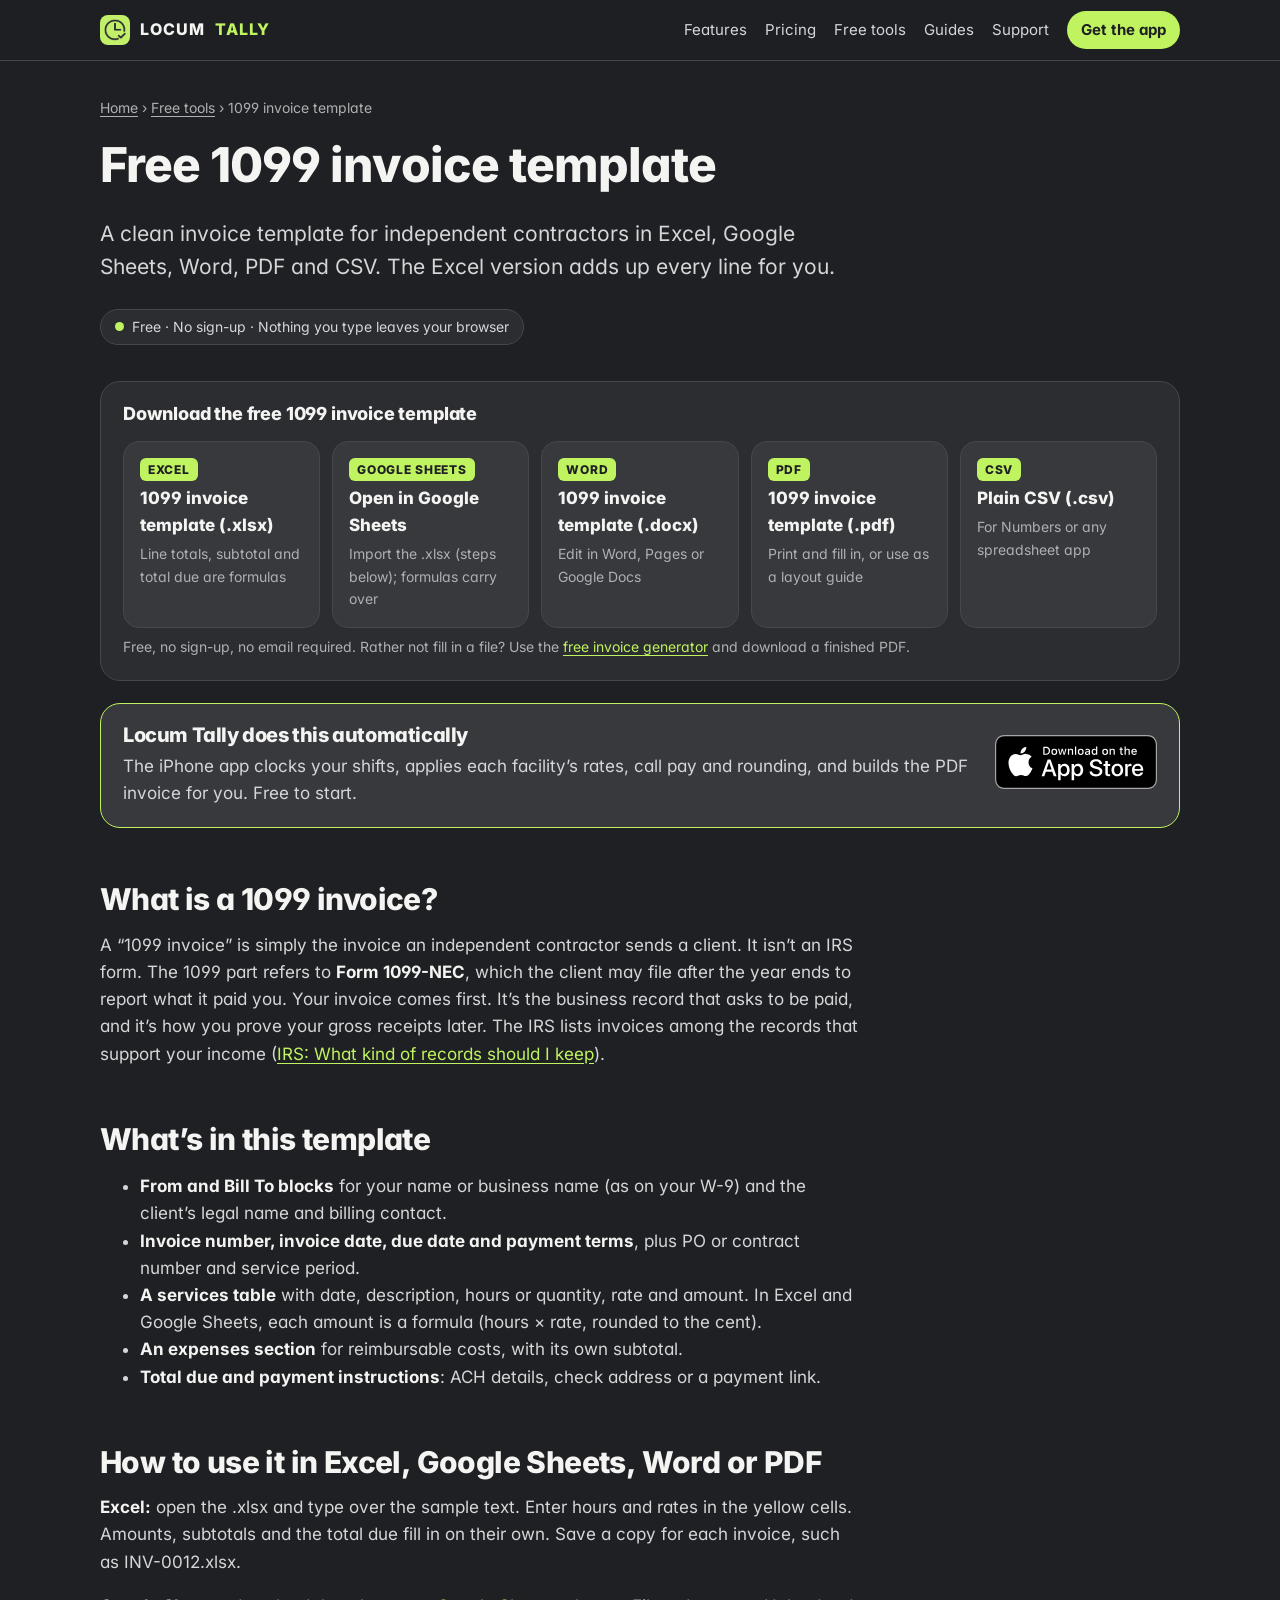
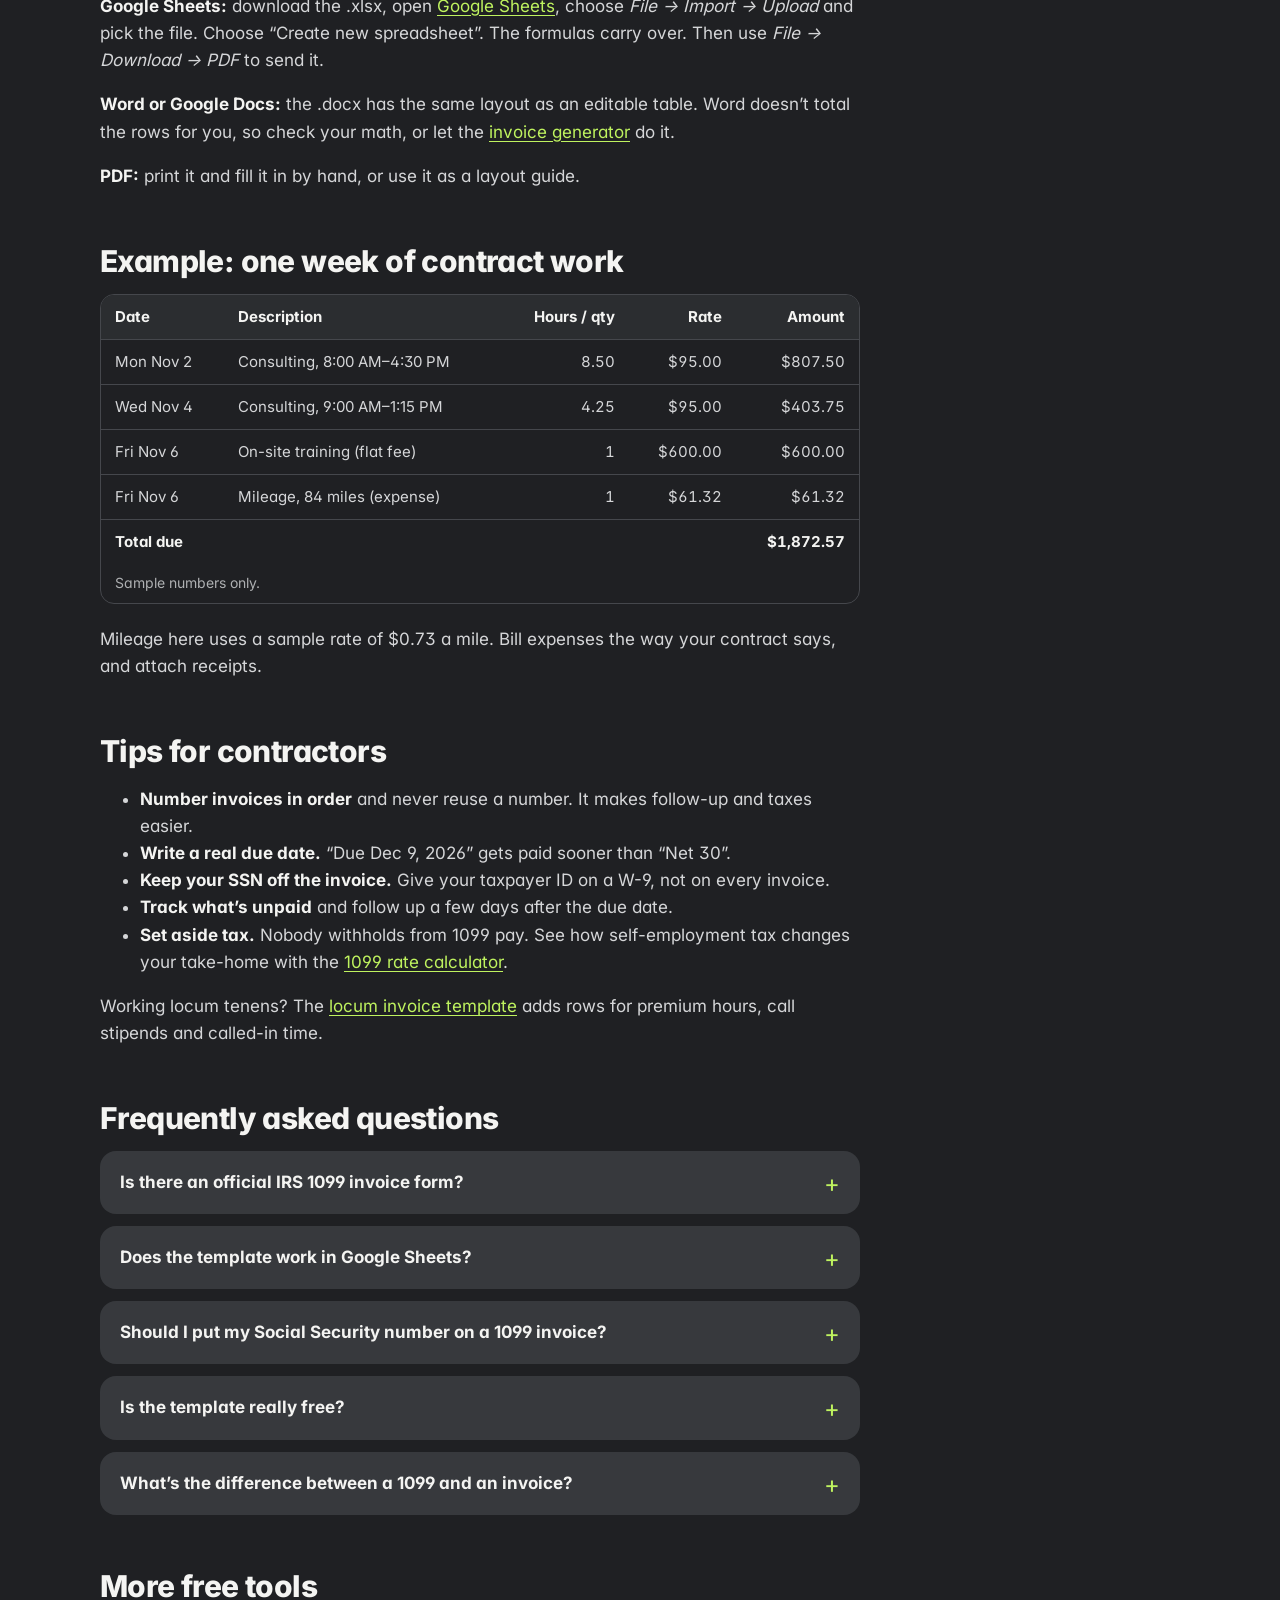
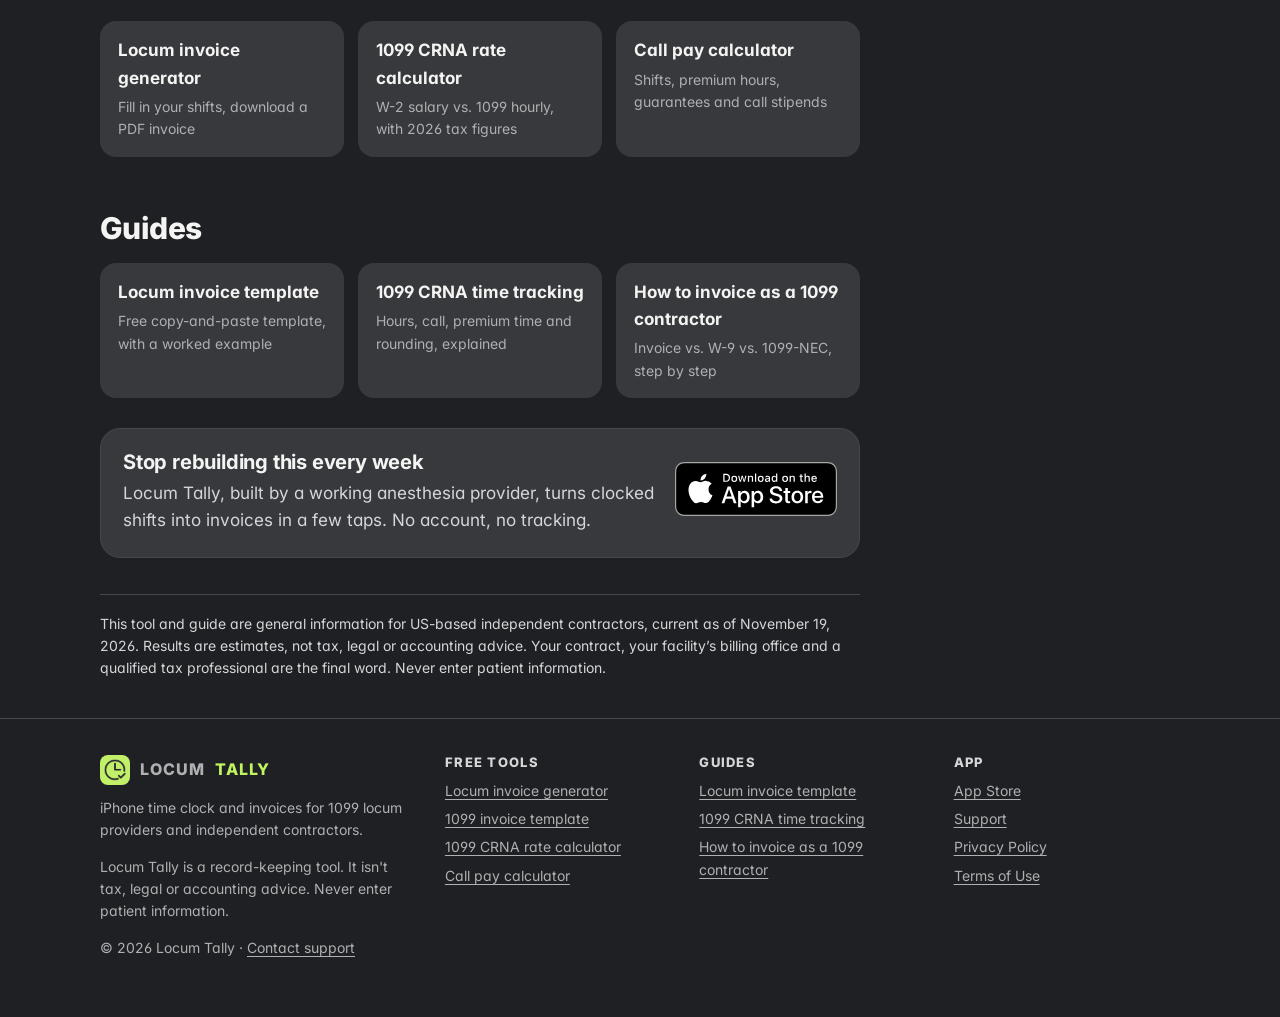
<file: 1099-invoice-template.html>
<!doctype html>
<html lang="en">
<head>
<meta charset="utf-8">
<meta name="viewport" content="width=device-width, initial-scale=1">
<title>1099 Invoice Template: Free Excel, Word, Google Sheets &amp; PDF | Locum Tally</title>
<meta name="description" content="Free 1099 invoice template for independent contractors in Excel (with formulas), Word, Google Sheets, PDF and CSV. What to include, an example and tips.">
<link rel="canonical" href="https://locumtally.app/1099-invoice-template.html">
<meta name="apple-itunes-app" content="app-id=6818014743">
<meta name="theme-color" content="#1F2023">
<meta name="color-scheme" content="dark">
<link rel="icon" href="favicon.ico" sizes="any">
<link rel="icon" type="image/png" sizes="32x32" href="favicon-32.png">
<link rel="apple-touch-icon" href="apple-touch-icon.png">
<link rel="preload" href="fonts/inter-var-latin.woff2" as="font" type="font/woff2" crossorigin>
<link rel="stylesheet" href="site.css?v=4">
<link rel="stylesheet" href="tools.css?v=1">
<meta property="og:type" content="website">
<meta property="og:site_name" content="Locum Tally">
<meta property="og:title" content="1099 Invoice Template: Free Excel, Word, Google Sheets &amp; PDF | Locum Tally">
<meta property="og:description" content="Free 1099 invoice template for independent contractors in Excel (with formulas), Word, Google Sheets, PDF and CSV. What to include, an example and tips.">
<meta property="og:url" content="https://locumtally.app/1099-invoice-template.html">
<meta property="og:image" content="https://locumtally.app/img/og-locumtally.png">
<meta property="og:image:width" content="1200">
<meta property="og:image:height" content="630">
<meta property="og:image:alt" content="Locum Tally: the time clock and invoice app for 1099 locum providers">
<meta name="twitter:card" content="summary_large_image">
<meta name="twitter:title" content="1099 Invoice Template: Free Excel, Word, Google Sheets &amp; PDF | Locum Tally">
<meta name="twitter:description" content="Free 1099 invoice template for independent contractors in Excel (with formulas), Word, Google Sheets, PDF and CSV. What to include, an example and tips.">
<meta name="twitter:image" content="https://locumtally.app/img/og-locumtally.png">
<script type="application/ld+json">
{
 "@context": "https://schema.org",
 "@graph": [
  {
   "@type": "WebApplication",
   "@id": "https://locumtally.app/1099-invoice-template.html#tool",
   "name": "Free 1099 Invoice Template",
   "url": "https://locumtally.app/1099-invoice-template.html",
   "description": "Downloadable 1099 contractor invoice templates in Excel (with formulas), Google Sheets, Word, PDF and CSV.",
   "applicationCategory": "BusinessApplication",
   "operatingSystem": "Any (runs in your web browser)",
   "browserRequirements": "Requires JavaScript",
   "isAccessibleForFree": true,
   "keywords": "1099 invoice template, 1099 invoice template excel, 1099 invoice template word, 1099 invoice template pdf, 1099 invoice template google sheets, independent contractor invoice template",
   "offers": {
    "@type": "Offer",
    "price": "0",
    "priceCurrency": "USD"
   },
   "publisher": {
    "@type": "Organization",
    "name": "Locum Tally",
    "url": "https://locumtally.app/"
   },
   "dateModified": "2026-11-19"
  },
  {
   "@type": "FAQPage",
   "mainEntity": [
    {
     "@type": "Question",
     "name": "Is there an official IRS 1099 invoice form?",
     "acceptedAnswer": {
      "@type": "Answer",
      "text": "No. The IRS doesn’t publish an invoice form for contractors. Any clear invoice with your details, the client’s details, the work, the amounts, the total and the due date will do. Form 1099-NEC is a separate tax form the client may file after the year ends."
     }
    },
    {
     "@type": "Question",
     "name": "Does the template work in Google Sheets?",
     "acceptedAnswer": {
      "@type": "Answer",
      "text": "Yes. Import the .xlsx into Google Sheets with File → Import → Upload. The line, subtotal and total formulas keep working."
     }
    },
    {
     "@type": "Question",
     "name": "Should I put my Social Security number on a 1099 invoice?",
     "acceptedAnswer": {
      "@type": "Answer",
      "text": "No. Give your taxpayer ID to the client on Form W-9. Many contractors get a free EIN from the IRS so they don’t have to share their SSN at all."
     }
    },
    {
     "@type": "Question",
     "name": "Is the template really free?",
     "acceptedAnswer": {
      "@type": "Answer",
      "text": "Yes. No sign-up or email is needed. Download, edit and reuse it as often as you like."
     }
    },
    {
     "@type": "Question",
     "name": "What’s the difference between a 1099 and an invoice?",
     "acceptedAnswer": {
      "@type": "Answer",
      "text": "You send an invoice to get paid for your work. A 1099-NEC is a year-end tax form the client may file to report what it paid you. Keep your invoices so you can check any 1099-NEC you receive."
     }
    }
   ]
  },
  {
   "@type": "BreadcrumbList",
   "itemListElement": [
    {
     "@type": "ListItem",
     "position": 1,
     "name": "Home",
     "item": "https://locumtally.app/"
    },
    {
     "@type": "ListItem",
     "position": 2,
     "name": "1099 invoice template",
     "item": "https://locumtally.app/1099-invoice-template.html"
    }
   ]
  }
 ]
}
</script>
</head><body>
<a class="skip" href="#main">Skip to content</a>
<header class="site-header"><div class="wrap">
<a class="brand" href="index.html"><img src="apple-touch-icon.png" alt="" width="30" height="30">LOCUM <span>TALLY</span></a>
<nav class="site-nav" aria-label="Main"><a class="opt" href="index.html#features">Features</a><a class="opt" href="index.html#pricing">Pricing</a><a class="opt" href="index.html#tools">Free tools</a><a class="opt" href="index.html#guides">Guides</a><a class="" href="support.html">Support</a><a class="nav-cta" href="https://apps.apple.com/app/apple-store/id6818014743?pt=129455149&ct=tool-1099-template-nav&mt=8">Get the app</a></nav>
</div></header>
<main id="main" class="tool-page"><div class="wrap">
<nav class="crumbs" aria-label="Breadcrumb"><a href="index.html">Home</a> › <a href="index.html#tools">Free tools</a> › <span aria-current="page">1099 invoice template</span></nav>
<div class="intro"><h1>Free 1099 invoice template</h1>
<p class="lead">A clean invoice template for independent contractors in Excel, Google Sheets, Word, PDF and CSV. The Excel version adds up every line for you.</p>
<p class="privacy-pill">Free · No sign-up · Nothing you type leaves your browser</p></div>
<section class="tool" aria-labelledby="dl-h"><h2 class="t" id="dl-h">Download the free 1099 invoice template</h2>
<div class="dl-grid">
<a class="dl" href="templates/1099-invoice-template.xlsx" download><span class="fmt">EXCEL</span>1099 invoice template (.xlsx)<span>Line totals, subtotal and total due are formulas</span></a>
<a class="dl" href="templates/1099-invoice-template.xlsx" download data-sheets><span class="fmt">GOOGLE SHEETS</span>Open in Google Sheets<span>Import the .xlsx (steps below); formulas carry over</span></a>
<a class="dl" href="templates/1099-invoice-template.docx" download><span class="fmt">WORD</span>1099 invoice template (.docx)<span>Edit in Word, Pages or Google Docs</span></a>
<a class="dl" href="templates/1099-invoice-template.pdf" download><span class="fmt">PDF</span>1099 invoice template (.pdf)<span>Print and fill in, or use as a layout guide</span></a>
<a class="dl" href="templates/1099-invoice-template.csv" download><span class="fmt">CSV</span>Plain CSV (.csv)<span>For Numbers or any spreadsheet app</span></a>
</div>
<p class="small muted" style="margin:8px 0 0">Free, no sign-up, no email required. Rather not fill in a file? Use the <a href="locum-invoice-generator.html">free invoice generator</a> and download a finished PDF.</p>
</section>
<aside class="upsell" aria-label="Get Locum Tally"><div><h2>Locum Tally does this automatically</h2><p>The iPhone app clocks your shifts, applies each facility’s rates, call pay and rounding, and builds the PDF invoice for you. Free to start.</p></div><div><a class="badge" href="https://apps.apple.com/app/apple-store/id6818014743?pt=129455149&ct=tool-1099-template-top&mt=8" aria-label="Download Locum Tally on the App Store"><img src="img/app-store-badge.svg" alt="Download on the App Store" width="162" height="54"></a></div></aside>
<div class="content narrow">
<h2>What is a 1099 invoice?</h2>
<p>A “1099 invoice” is simply the invoice an independent contractor sends a client. It isn’t an IRS form. The 1099 part refers to <strong>Form 1099-NEC</strong>, which the client may file after the year ends to report what it paid you. Your invoice comes first. It’s the business record that asks to be paid, and it’s how you prove your gross receipts later. The IRS lists invoices among the records that support your income (<a href="https://www.irs.gov/businesses/small-businesses-self-employed/what-kind-of-records-should-i-keep" rel="noopener">IRS: What kind of records should I keep</a>).</p>

<h2>What’s in this template</h2>
<ul>
<li><strong>From and Bill To blocks</strong> for your name or business name (as on your W-9) and the client’s legal name and billing contact.</li>
<li><strong>Invoice number, invoice date, due date and payment terms</strong>, plus PO or contract number and service period.</li>
<li><strong>A services table</strong> with date, description, hours or quantity, rate and amount. In Excel and Google Sheets, each amount is a formula (hours × rate, rounded to the cent).</li>
<li><strong>An expenses section</strong> for reimbursable costs, with its own subtotal.</li>
<li><strong>Total due and payment instructions</strong>: ACH details, check address or a payment link.</li>
</ul>

<h2>How to use it in Excel, Google Sheets, Word or PDF</h2>
<p><strong>Excel:</strong> open the .xlsx and type over the sample text. Enter hours and rates in the yellow cells. Amounts, subtotals and the total due fill in on their own. Save a copy for each invoice, such as INV-0012.xlsx.</p>
<p><strong>Google Sheets:</strong> download the .xlsx, open <a href="https://sheets.google.com" rel="noopener">Google Sheets</a>, choose <em>File → Import → Upload</em> and pick the file. Choose “Create new spreadsheet”. The formulas carry over. Then use <em>File → Download → PDF</em> to send it.</p>
<p><strong>Word or Google Docs:</strong> the .docx has the same layout as an editable table. Word doesn’t total the rows for you, so check your math, or let the <a href="locum-invoice-generator.html">invoice generator</a> do it.</p>
<p><strong>PDF:</strong> print it and fill it in by hand, or use it as a layout guide.</p>

<h2>Example: one week of contract work</h2>
<div class="table-wrap"><table>
<caption class="muted small" style="caption-side:bottom;padding:8px 14px;text-align:left">Sample numbers only.</caption>
<thead><tr><th>Date</th><th>Description</th><th class="num">Hours / qty</th><th class="num">Rate</th><th class="num">Amount</th></tr></thead>
<tbody>
<tr><td>Mon Nov 2</td><td>Consulting, 8:00 AM–4:30 PM</td><td class="num">8.50</td><td class="num">$95.00</td><td class="num">$807.50</td></tr>
<tr><td>Wed Nov 4</td><td>Consulting, 9:00 AM–1:15 PM</td><td class="num">4.25</td><td class="num">$95.00</td><td class="num">$403.75</td></tr>
<tr><td>Fri Nov 6</td><td>On-site training (flat fee)</td><td class="num">1</td><td class="num">$600.00</td><td class="num">$600.00</td></tr>
<tr><td>Fri Nov 6</td><td>Mileage, 84 miles (expense)</td><td class="num">1</td><td class="num">$61.32</td><td class="num">$61.32</td></tr>
<tr><td colspan="4"><strong>Total due</strong></td><td class="num"><strong>$1,872.57</strong></td></tr>
</tbody></table></div>
<p>Mileage here uses a sample rate of $0.73 a mile. Bill expenses the way your contract says, and attach receipts.</p>

<h2>Tips for contractors</h2>
<ul>
<li><strong>Number invoices in order</strong> and never reuse a number. It makes follow-up and taxes easier.</li>
<li><strong>Write a real due date.</strong> “Due Dec 9, 2026” gets paid sooner than “Net 30”.</li>
<li><strong>Keep your SSN off the invoice.</strong> Give your taxpayer ID on a W-9, not on every invoice.</li>
<li><strong>Track what’s unpaid</strong> and follow up a few days after the due date.</li>
<li><strong>Set aside tax.</strong> Nobody withholds from 1099 pay. See how self-employment tax changes your take-home with the <a href="1099-crna-rate-calculator.html">1099 rate calculator</a>.</li>
</ul>
<p>Working locum tenens? The <a href="locum-invoice-template.html">locum invoice template</a> adds rows for premium hours, call stipends and called-in time.</p>
<h2 id="faq">Frequently asked questions</h2>
<div class="faq"><details><summary>Is there an official IRS 1099 invoice form?</summary><div><p>No. The IRS doesn’t publish an invoice form for contractors. Any clear invoice with your details, the client’s details, the work, the amounts, the total and the due date will do. Form 1099-NEC is a separate tax form the client may file after the year ends.</p></div></details><details><summary>Does the template work in Google Sheets?</summary><div><p>Yes. Import the .xlsx into Google Sheets with File → Import → Upload. The line, subtotal and total formulas keep working.</p></div></details><details><summary>Should I put my Social Security number on a 1099 invoice?</summary><div><p>No. Give your taxpayer ID to the client on Form W-9. Many contractors get a free EIN from the IRS so they don’t have to share their SSN at all.</p></div></details><details><summary>Is the template really free?</summary><div><p>Yes. No sign-up or email is needed. Download, edit and reuse it as often as you like.</p></div></details><details><summary>What’s the difference between a 1099 and an invoice?</summary><div><p>You send an invoice to get paid for your work. A 1099-NEC is a year-end tax form the client may file to report what it paid you. Keep your invoices so you can check any 1099-NEC you receive.</p></div></details></div>
<h2>More free tools</h2>
<div class="related"><a href="locum-invoice-generator.html">Locum invoice generator<span>Fill in your shifts, download a PDF invoice</span></a><a href="1099-crna-rate-calculator.html">1099 CRNA rate calculator<span>W-2 salary vs. 1099 hourly, with 2026 tax figures</span></a><a href="call-pay-calculator.html">Call pay calculator<span>Shifts, premium hours, guarantees and call stipends</span></a></div>
<h2>Guides</h2>
<div class="related"><a href="locum-invoice-template.html">Locum invoice template<span>Free copy-and-paste template, with a worked example</span></a><a href="1099-crna-time-tracking.html">1099 CRNA time tracking<span>Hours, call, premium time and rounding, explained</span></a><a href="how-to-invoice-as-a-1099-contractor.html">How to invoice as a 1099 contractor<span>Invoice vs. W-9 vs. 1099-NEC, step by step</span></a></div>
<aside class="inline-cta" aria-label="Get Locum Tally"><div><h3>Stop rebuilding this every week</h3>
<p>Locum Tally, built by a working anesthesia provider, turns clocked shifts into invoices in a few taps. No account, no tracking.</p></div>
<div><a class="badge" href="https://apps.apple.com/app/apple-store/id6818014743?pt=129455149&ct=tool-1099-template-end&mt=8" aria-label="Download Locum Tally on the App Store"><img src="img/app-store-badge.svg" alt="Download on the App Store" width="162" height="54"></a></div></aside>
<p class="disclaimer">This tool and guide are general information for US-based independent contractors, current as of November 19, 2026. Results are estimates, not tax, legal or accounting advice. Your contract, your facility’s billing office and a qualified tax professional are the final word. Never enter patient information.</p>
</div>
</div></main>
<footer class="site-footer"><div class="wrap">
<div class="about"><a class="brand" href="index.html"><img src="apple-touch-icon.png" alt="" width="30" height="30">LOCUM <span>TALLY</span></a>
<p style="margin-top:12px">iPhone time clock and invoices for 1099 locum providers and independent contractors.</p>
<p>Locum Tally is a record-keeping tool. It isn't tax, legal or accounting advice. Never enter patient information.</p>
<p>© 2026 Locum Tally · <a href="support.html">Contact support</a></p></div>
<div><h2>Free tools</h2><ul><li><a href="locum-invoice-generator.html">Locum invoice generator</a></li><li><a href="1099-invoice-template.html">1099 invoice template</a></li><li><a href="1099-crna-rate-calculator.html">1099 CRNA rate calculator</a></li><li><a href="call-pay-calculator.html">Call pay calculator</a></li></ul></div>
<div><h2>Guides</h2><ul><li><a href="locum-invoice-template.html">Locum invoice template</a></li><li><a href="1099-crna-time-tracking.html">1099 CRNA time tracking</a></li><li><a href="how-to-invoice-as-a-1099-contractor.html">How to invoice as a 1099 contractor</a></li></ul></div>
<div><h2>App</h2><ul><li><a href="https://apps.apple.com/app/apple-store/id6818014743?pt=129455149&ct=footer&mt=8">App Store</a></li><li><a href="support.html">Support</a></li><li><a href="privacy.html">Privacy Policy</a></li><li><a href="terms.html">Terms of Use</a></li></ul></div>
</div></footer>

</body>
</html>
</file>
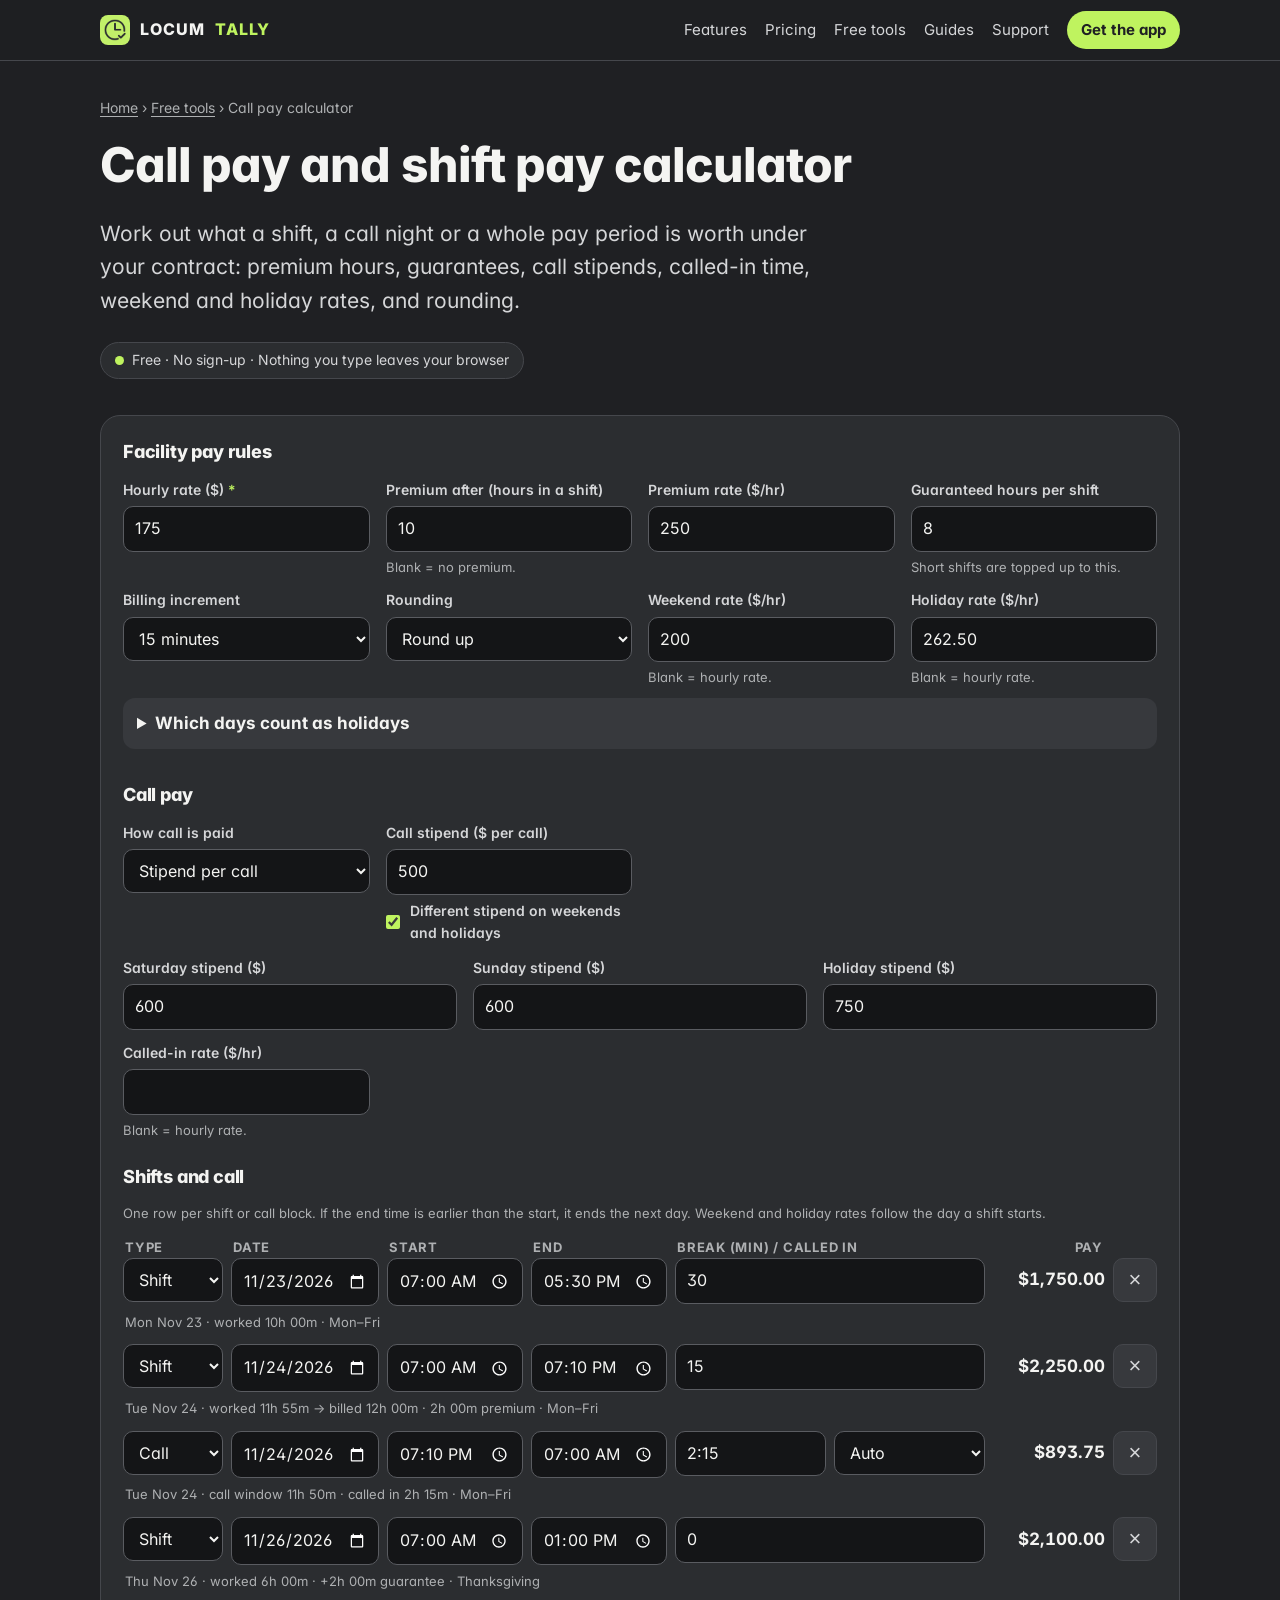
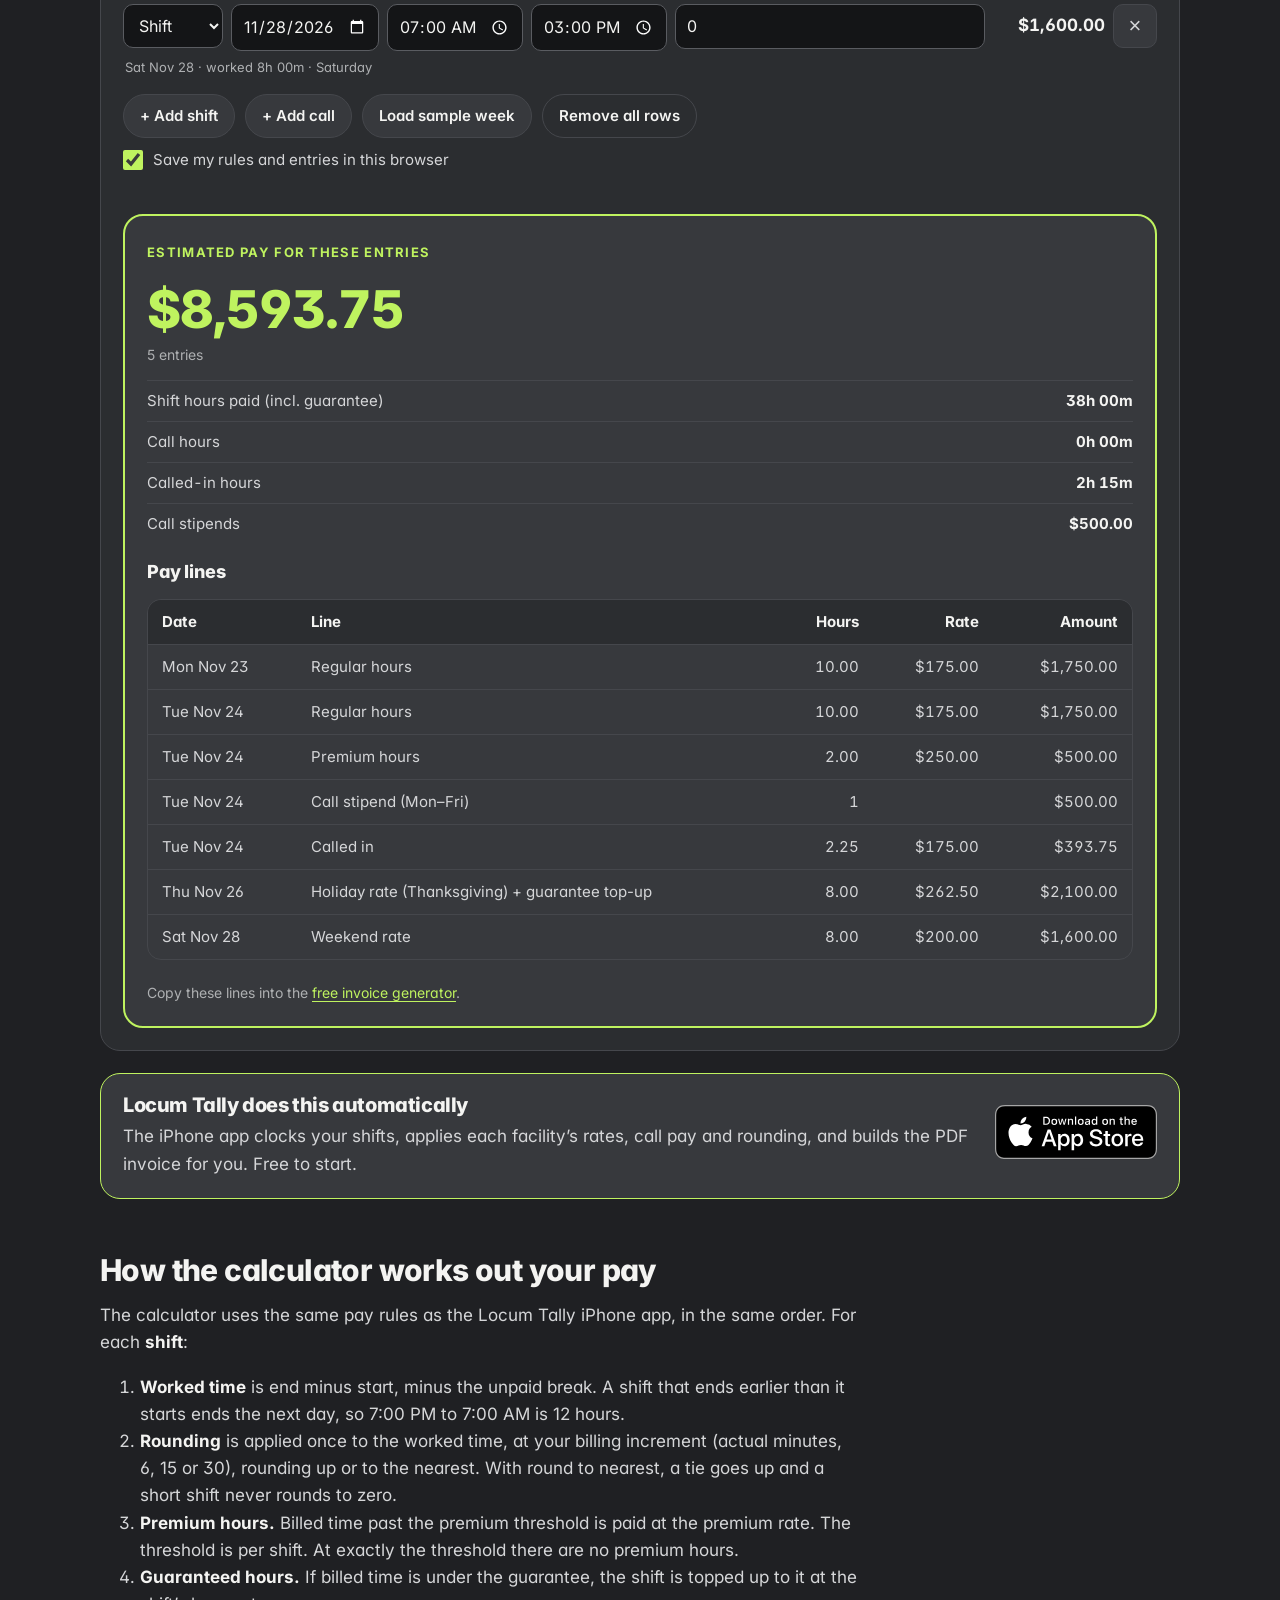
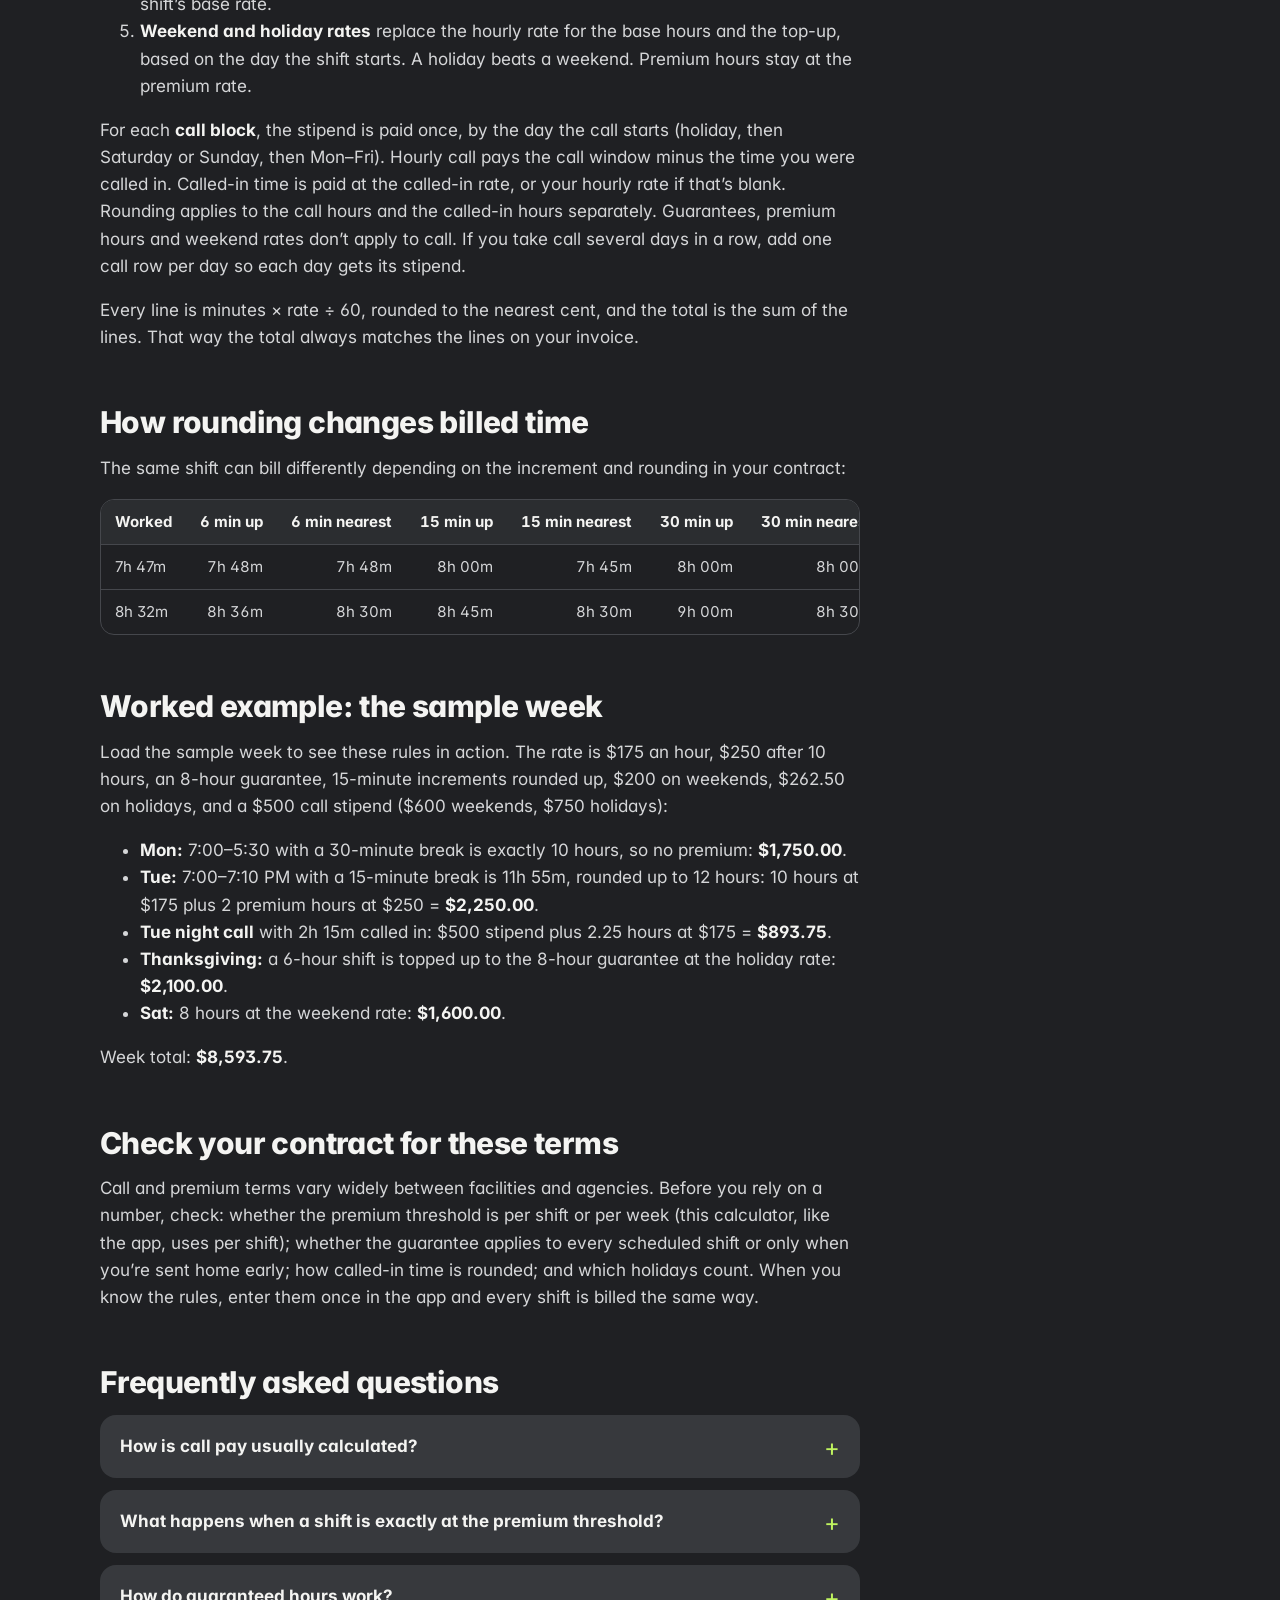
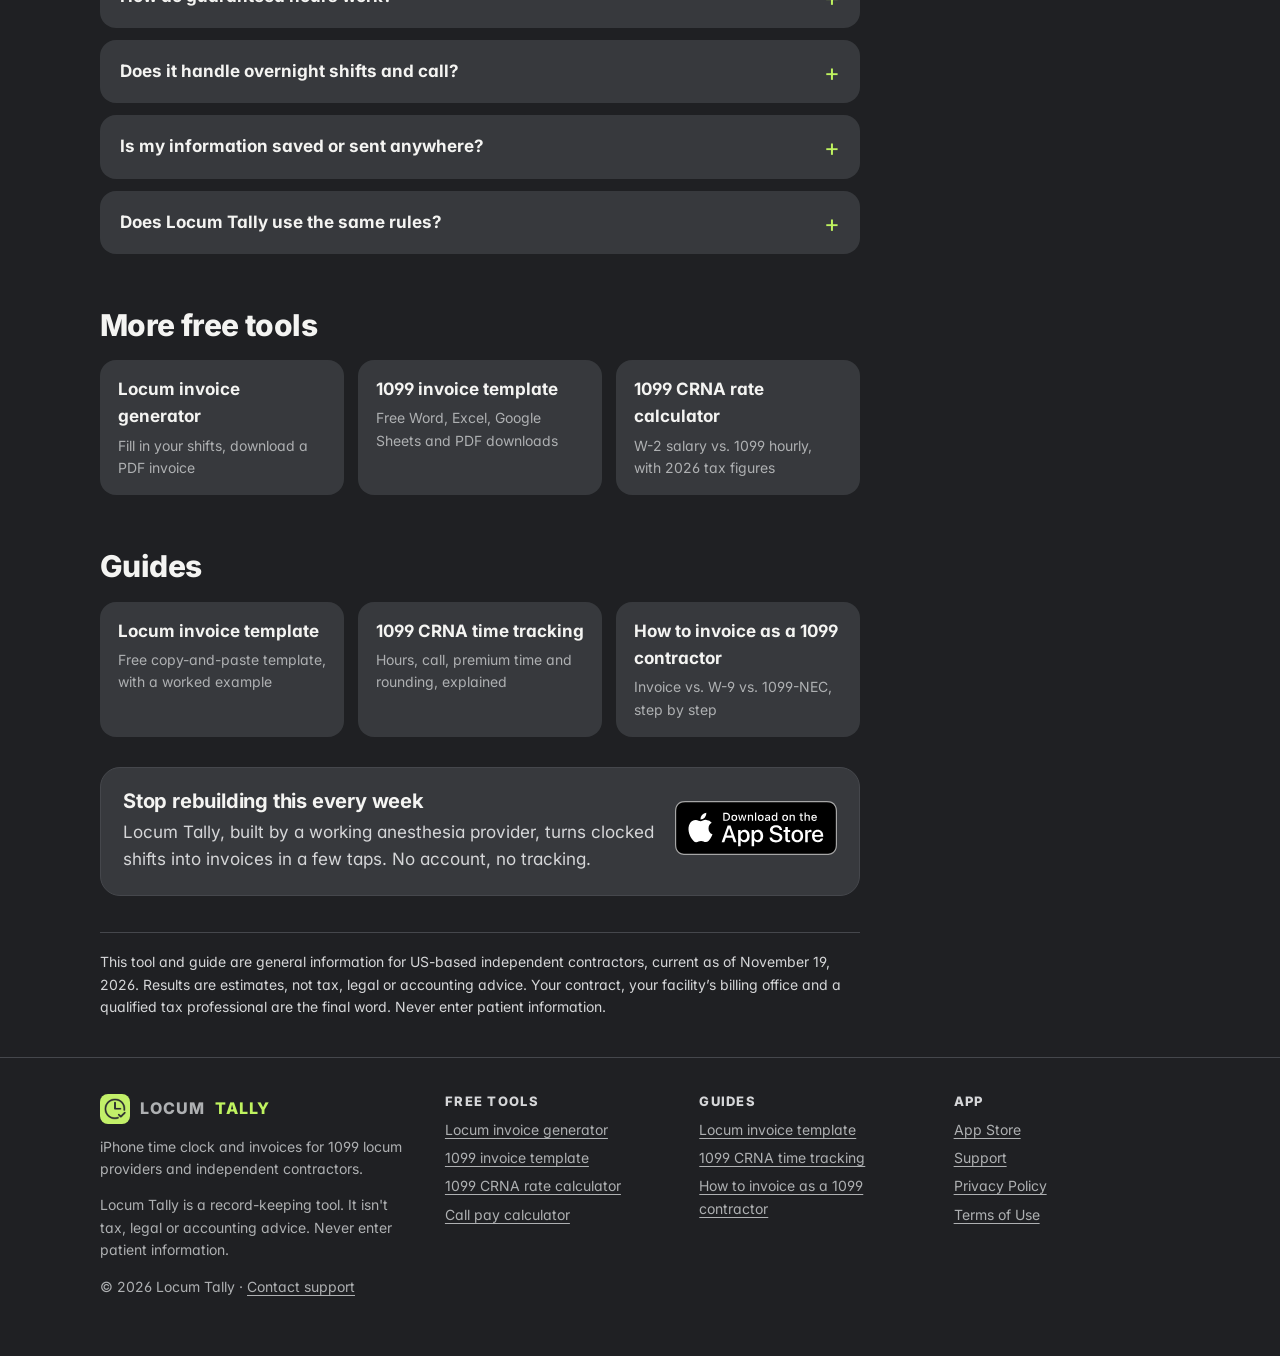
<file: call-pay-calculator.html>
<!doctype html>
<html lang="en">
<head>
<meta charset="utf-8">
<meta name="viewport" content="width=device-width, initial-scale=1">
<title>Call Pay Calculator for Locum and 1099 Shifts | Locum Tally</title>
<meta name="description" content="Free call pay calculator for locum and 1099 clinicians: hourly and premium rates, guaranteed hours, call stipends, called-in time, weekend and holiday rates and rounding.">
<link rel="canonical" href="https://locumtally.app/call-pay-calculator.html">
<meta name="apple-itunes-app" content="app-id=6818014743">
<meta name="theme-color" content="#1F2023">
<meta name="color-scheme" content="dark">
<link rel="icon" href="favicon.ico" sizes="any">
<link rel="icon" type="image/png" sizes="32x32" href="favicon-32.png">
<link rel="apple-touch-icon" href="apple-touch-icon.png">
<link rel="preload" href="fonts/inter-var-latin.woff2" as="font" type="font/woff2" crossorigin>
<link rel="stylesheet" href="site.css?v=4">
<link rel="stylesheet" href="tools.css?v=1">
<meta property="og:type" content="website">
<meta property="og:site_name" content="Locum Tally">
<meta property="og:title" content="Call Pay Calculator for Locum and 1099 Shifts | Locum Tally">
<meta property="og:description" content="Free call pay calculator for locum and 1099 clinicians: hourly and premium rates, guaranteed hours, call stipends, called-in time, weekend and holiday rates and rounding.">
<meta property="og:url" content="https://locumtally.app/call-pay-calculator.html">
<meta property="og:image" content="https://locumtally.app/img/og-locumtally.png">
<meta property="og:image:width" content="1200">
<meta property="og:image:height" content="630">
<meta property="og:image:alt" content="Locum Tally: the time clock and invoice app for 1099 locum providers">
<meta name="twitter:card" content="summary_large_image">
<meta name="twitter:title" content="Call Pay Calculator for Locum and 1099 Shifts | Locum Tally">
<meta name="twitter:description" content="Free call pay calculator for locum and 1099 clinicians: hourly and premium rates, guaranteed hours, call stipends, called-in time, weekend and holiday rates and rounding.">
<meta name="twitter:image" content="https://locumtally.app/img/og-locumtally.png">
<script type="application/ld+json">
{
 "@context": "https://schema.org",
 "@graph": [
  {
   "@type": "WebApplication",
   "@id": "https://locumtally.app/call-pay-calculator.html#tool",
   "name": "Call Pay Calculator",
   "url": "https://locumtally.app/call-pay-calculator.html",
   "description": "Calculates locum and 1099 shift and call pay with premium hours, guaranteed hours, call stipends, hourly call, called-in time, weekend and holiday rates and billing increments.",
   "applicationCategory": "BusinessApplication",
   "operatingSystem": "Any (runs in your web browser)",
   "browserRequirements": "Requires JavaScript",
   "isAccessibleForFree": true,
   "keywords": "call pay calculator, locum call pay, crna call pay, shift pay calculator, premium hours, guaranteed hours",
   "offers": {
    "@type": "Offer",
    "price": "0",
    "priceCurrency": "USD"
   },
   "publisher": {
    "@type": "Organization",
    "name": "Locum Tally",
    "url": "https://locumtally.app/"
   },
   "dateModified": "2026-11-19"
  },
  {
   "@type": "FAQPage",
   "mainEntity": [
    {
     "@type": "Question",
     "name": "How is call pay usually calculated?",
     "acceptedAnswer": {
      "@type": "Answer",
      "text": "Most contracts pay a flat stipend for each call period, an hourly rate for the time you’re on call, or both. Time you’re called in to work is usually paid at your regular rate or a separate called-in rate. Enter your contract’s method under Call pay."
     }
    },
    {
     "@type": "Question",
     "name": "What happens when a shift is exactly at the premium threshold?",
     "acceptedAnswer": {
      "@type": "Answer",
      "text": "No premium hours. With a 10-hour threshold, exactly 10 hours is all regular time. Premium starts with the first billed minute past 10 hours."
     }
    },
    {
     "@type": "Question",
     "name": "How do guaranteed hours work?",
     "acceptedAnswer": {
      "@type": "Answer",
      "text": "If your billed time is below the guarantee, the shift is topped up to the guarantee at the base rate for that day. A 6-hour shift with an 8-hour guarantee pays 8 hours."
     }
    },
    {
     "@type": "Question",
     "name": "Does it handle overnight shifts and call?",
     "acceptedAnswer": {
      "@type": "Answer",
      "text": "Yes. If the end time is before the start time, the shift or call ends the next day. Call can run up to 72 hours, using the Call ends option."
     }
    },
    {
     "@type": "Question",
     "name": "Is my information saved or sent anywhere?",
     "acceptedAnswer": {
      "@type": "Answer",
      "text": "Nothing leaves your browser. If you turn on saving, your rules and entries are kept in this browser’s local storage only."
     }
    },
    {
     "@type": "Question",
     "name": "Does Locum Tally use the same rules?",
     "acceptedAnswer": {
      "@type": "Answer",
      "text": "Yes. This calculator follows the pay rules in the Locum Tally iPhone app: per-shift premium hours, guarantees, weekend and holiday rates, call stipends by day, hourly call, called-in time and rounding. The app also clocks the shifts and builds the invoice."
     }
    }
   ]
  },
  {
   "@type": "BreadcrumbList",
   "itemListElement": [
    {
     "@type": "ListItem",
     "position": 1,
     "name": "Home",
     "item": "https://locumtally.app/"
    },
    {
     "@type": "ListItem",
     "position": 2,
     "name": "Call pay calculator",
     "item": "https://locumtally.app/call-pay-calculator.html"
    }
   ]
  }
 ]
}
</script>
</head><body>
<a class="skip" href="#main">Skip to content</a>
<header class="site-header"><div class="wrap">
<a class="brand" href="index.html"><img src="apple-touch-icon.png" alt="" width="30" height="30">LOCUM <span>TALLY</span></a>
<nav class="site-nav" aria-label="Main"><a class="opt" href="index.html#features">Features</a><a class="opt" href="index.html#pricing">Pricing</a><a class="opt" href="index.html#tools">Free tools</a><a class="opt" href="index.html#guides">Guides</a><a class="" href="support.html">Support</a><a class="nav-cta" href="https://apps.apple.com/app/apple-store/id6818014743?pt=129455149&ct=tool-call-pay-nav&mt=8">Get the app</a></nav>
</div></header>
<main id="main" class="tool-page"><div class="wrap">
<nav class="crumbs" aria-label="Breadcrumb"><a href="index.html">Home</a> › <a href="index.html#tools">Free tools</a> › <span aria-current="page">Call pay calculator</span></nav>
<div class="intro"><h1>Call pay and shift pay calculator</h1>
<p class="lead">Work out what a shift, a call night or a whole pay period is worth under your contract: premium hours, guarantees, call stipends, called-in time, weekend and holiday rates, and rounding.</p>
<p class="privacy-pill">Free · No sign-up · Nothing you type leaves your browser</p></div>
<form id="cp-form" class="tool" novalidate aria-label="Call pay calculator">
<fieldset><legend>Facility pay rules</legend><div class="fgrid">
<div class="field"><label for="r-rate">Hourly rate ($) <span aria-hidden="true" class="lime">*</span></label><input id="r-rate" type="text" inputmode="decimal" value="" placeholder="" aria-required="true"><span class="ferr" id="r-rate-err"></span></div><div class="field"><label for="r-premAfter">Premium after (hours in a shift)</label><input id="r-premAfter" type="text" inputmode="decimal" value="" placeholder="" aria-describedby="r-premAfter-hint"><small id="r-premAfter-hint">Blank = no premium.</small><span class="ferr" id="r-premAfter-err"></span></div><div class="field"><label for="r-premRate">Premium rate ($/hr)</label><input id="r-premRate" type="text" inputmode="decimal" value="" placeholder=""><span class="ferr" id="r-premRate-err"></span></div><div class="field"><label for="r-guarantee">Guaranteed hours per shift</label><input id="r-guarantee" type="text" inputmode="decimal" value="" placeholder="" aria-describedby="r-guarantee-hint"><small id="r-guarantee-hint">Short shifts are topped up to this.</small><span class="ferr" id="r-guarantee-err"></span></div><div class="field"><label for="r-inc">Billing increment</label><select id="r-inc"><option value="1">Actual minutes</option><option value="6">6 minutes</option><option value="15">15 minutes</option><option value="30">30 minutes</option></select></div><div class="field"><label for="r-mode">Rounding</label><select id="r-mode"><option value="up">Round up</option><option value="nearest">Round to nearest</option></select></div><div class="field"><label for="r-weekendRate">Weekend rate ($/hr)</label><input id="r-weekendRate" type="text" inputmode="decimal" value="" placeholder="" aria-describedby="r-weekendRate-hint"><small id="r-weekendRate-hint">Blank = hourly rate.</small><span class="ferr" id="r-weekendRate-err"></span></div><div class="field"><label for="r-holidayRate">Holiday rate ($/hr)</label><input id="r-holidayRate" type="text" inputmode="decimal" value="" placeholder="" aria-describedby="r-holidayRate-hint"><small id="r-holidayRate-hint">Blank = hourly rate.</small><span class="ferr" id="r-holidayRate-err"></span></div></div>
<details class="more"><summary>Which days count as holidays</summary><div class="hol-grid"><label class="check"><input type="checkbox" name="hol" value="newYearsDay" checked> New Year’s Day</label><label class="check"><input type="checkbox" name="hol" value="mlkDay"> Martin Luther King Jr. Day</label><label class="check"><input type="checkbox" name="hol" value="presidentsDay"> Presidents Day</label><label class="check"><input type="checkbox" name="hol" value="memorialDay" checked> Memorial Day</label><label class="check"><input type="checkbox" name="hol" value="juneteenth"> Juneteenth</label><label class="check"><input type="checkbox" name="hol" value="independenceDay" checked> Independence Day</label><label class="check"><input type="checkbox" name="hol" value="laborDay" checked> Labor Day</label><label class="check"><input type="checkbox" name="hol" value="columbusDay"> Columbus Day</label><label class="check"><input type="checkbox" name="hol" value="veteransDay"> Veterans Day</label><label class="check"><input type="checkbox" name="hol" value="thanksgiving" checked> Thanksgiving</label><label class="check"><input type="checkbox" name="hol" value="dayAfterThanksgiving"> Day after Thanksgiving</label><label class="check"><input type="checkbox" name="hol" value="christmasEve"> Christmas Eve</label><label class="check"><input type="checkbox" name="hol" value="christmas" checked> Christmas Day</label><label class="check"><input type="checkbox" name="hol" value="newYearsEve"> New Year’s Eve</label></div></details>
</fieldset>
<fieldset><legend>Call pay</legend><div class="fgrid">
<div class="field"><label for="r-callMode">How call is paid</label><select id="r-callMode"><option value="none">No call</option><option value="stipend">Stipend per call</option><option value="hourly">Hourly call rate</option><option value="both">Stipend + hourly</option></select></div>
<div class="field" id="call-stipend"><label for="r-stipend">Call stipend ($ per call)</label><input id="r-stipend" type="text" inputmode="decimal" value="" placeholder=""><span class="ferr" id="r-stipend-err"></span><label class="check"><input type="checkbox" id="r-byDay"> Different stipend on weekends and holidays</label></div>
<div class="fgrid" id="by-day" style="grid-column:1/-1"><div class="field"><label for="r-satStipend">Saturday stipend ($)</label><input id="r-satStipend" type="text" inputmode="decimal" value="" placeholder=""><span class="ferr" id="r-satStipend-err"></span></div><div class="field"><label for="r-sunStipend">Sunday stipend ($)</label><input id="r-sunStipend" type="text" inputmode="decimal" value="" placeholder=""><span class="ferr" id="r-sunStipend-err"></span></div><div class="field"><label for="r-holStipend">Holiday stipend ($)</label><input id="r-holStipend" type="text" inputmode="decimal" value="" placeholder=""><span class="ferr" id="r-holStipend-err"></span></div></div>
<div id="call-hourly" class="field"><label for="r-callRate">Call hourly rate ($/hr)</label><input id="r-callRate" type="text" inputmode="decimal" value="" placeholder="" aria-describedby="r-callRate-hint"><small id="r-callRate-hint">Paid for call time when you’re not called in.</small><span class="ferr" id="r-callRate-err"></span></div>
<div id="call-calledin" class="field"><label for="r-calledInRate">Called-in rate ($/hr)</label><input id="r-calledInRate" type="text" inputmode="decimal" value="" placeholder="" aria-describedby="r-calledInRate-hint"><small id="r-calledInRate-hint">Blank = hourly rate.</small><span class="ferr" id="r-calledInRate-err"></span></div>
</div></fieldset>
<fieldset><legend>Shifts and call</legend>
<p class="hint">One row per shift or call block. If the end time is earlier than the start, it ends the next day. Weekend and holiday rates follow the day a shift starts.</p>
<div class="pay-rows"><div class="rhead" aria-hidden="true"><span>Type</span><span>Date</span><span>Start</span><span>End</span><span>Break (min) / called in</span><span style="text-align:right">Pay</span><span></span></div>
<div id="rows" class="rows"></div></div>
<div class="btns"><button type="button" class="tbtn" id="add-shift">+ Add shift</button><button type="button" class="tbtn" id="add-call">+ Add call</button><button type="button" class="tbtn" id="cp-sample">Load sample week</button><button type="button" class="tbtn ghost" id="cp-clear">Remove all rows</button></div>
<label class="check"><input type="checkbox" id="r-save"> Save my rules and entries in this browser</label>
<p class="status" id="cp-status" role="status" aria-live="polite"></p>
</fieldset>
<section class="result" id="result" aria-labelledby="res-h">
<p class="eyebrow" id="res-h">Estimated pay for these entries</p>
<p class="big" id="total" aria-live="polite" aria-atomic="true">—</p>
<p class="muted small" id="total-note"></p>
<dl><div><dt>Shift hours paid (incl. guarantee)</dt><dd id="s-shift">0h 00m</dd></div><div><dt>Call hours</dt><dd id="s-call">0h 00m</dd></div><div><dt>Called-in hours</dt><dd id="s-calledin">0h 00m</dd></div><div><dt>Call stipends</dt><dd id="s-stipends">$0.00</dd></div></dl>
<h2 class="t" style="margin-top:18px">Pay lines</h2>
<div class="table-wrap"><table><thead><tr><th>Date</th><th>Line</th><th class="num">Hours</th><th class="num">Rate</th><th class="num">Amount</th></tr></thead><tbody id="lines-body"></tbody></table></div>
<p class="small muted" style="margin:0">Copy these lines into the <a href="locum-invoice-generator.html">free invoice generator</a>.</p>
</section>
</form>
<noscript><p class="status bad">This calculator needs JavaScript.</p></noscript>
<aside class="upsell" aria-label="Get Locum Tally"><div><h2>Locum Tally does this automatically</h2><p>The iPhone app clocks your shifts, applies each facility’s rates, call pay and rounding, and builds the PDF invoice for you. Free to start.</p></div><div><a class="badge" href="https://apps.apple.com/app/apple-store/id6818014743?pt=129455149&ct=tool-call-pay-top&mt=8" aria-label="Download Locum Tally on the App Store"><img src="img/app-store-badge.svg" alt="Download on the App Store" width="162" height="54"></a></div></aside>
<div class="content narrow">
<h2>How the calculator works out your pay</h2>
<p>The calculator uses the same pay rules as the Locum Tally iPhone app, in the same order. For each <strong>shift</strong>:</p>
<ol>
<li><strong>Worked time</strong> is end minus start, minus the unpaid break. A shift that ends earlier than it starts ends the next day, so 7:00 PM to 7:00 AM is 12 hours.</li>
<li><strong>Rounding</strong> is applied once to the worked time, at your billing increment (actual minutes, 6, 15 or 30), rounding up or to the nearest. With round to nearest, a tie goes up and a short shift never rounds to zero.</li>
<li><strong>Premium hours.</strong> Billed time past the premium threshold is paid at the premium rate. The threshold is per shift. At exactly the threshold there are no premium hours.</li>
<li><strong>Guaranteed hours.</strong> If billed time is under the guarantee, the shift is topped up to it at the shift’s base rate.</li>
<li><strong>Weekend and holiday rates</strong> replace the hourly rate for the base hours and the top-up, based on the day the shift starts. A holiday beats a weekend. Premium hours stay at the premium rate.</li>
</ol>
<p>For each <strong>call block</strong>, the stipend is paid once, by the day the call starts (holiday, then Saturday or Sunday, then Mon–Fri). Hourly call pays the call window minus the time you were called in. Called-in time is paid at the called-in rate, or your hourly rate if that’s blank. Rounding applies to the call hours and the called-in hours separately. Guarantees, premium hours and weekend rates don’t apply to call. If you take call several days in a row, add one call row per day so each day gets its stipend.</p>
<p>Every line is minutes × rate ÷ 60, rounded to the nearest cent, and the total is the sum of the lines. That way the total always matches the lines on your invoice.</p>

<h2>How rounding changes billed time</h2>
<p>The same shift can bill differently depending on the increment and rounding in your contract:</p>
<div class="table-wrap"><table>
<thead><tr><th>Worked</th><th class="num">6 min up</th><th class="num">6 min nearest</th><th class="num">15 min up</th><th class="num">15 min nearest</th><th class="num">30 min up</th><th class="num">30 min nearest</th></tr></thead>
<tbody><tr><td>7h 47m</td><td class="num">7h 48m</td><td class="num">7h 48m</td><td class="num">8h 00m</td><td class="num">7h 45m</td><td class="num">8h 00m</td><td class="num">8h 00m</td></tr><tr><td>8h 32m</td><td class="num">8h 36m</td><td class="num">8h 30m</td><td class="num">8h 45m</td><td class="num">8h 30m</td><td class="num">9h 00m</td><td class="num">8h 30m</td></tr></tbody></table></div>

<h2>Worked example: the sample week</h2>
<p>Load the sample week to see these rules in action. The rate is $175 an hour, $250 after 10 hours, an 8-hour guarantee, 15-minute increments rounded up, $200 on weekends, $262.50 on holidays, and a $500 call stipend ($600 weekends, $750 holidays):</p>
<ul>
<li><strong>Mon:</strong> 7:00–5:30 with a 30-minute break is exactly 10 hours, so no premium: <strong>$1,750.00</strong>.</li>
<li><strong>Tue:</strong> 7:00–7:10 PM with a 15-minute break is 11h 55m, rounded up to 12 hours: 10 hours at $175 plus 2 premium hours at $250 = <strong>$2,250.00</strong>.</li>
<li><strong>Tue night call</strong> with 2h 15m called in: $500 stipend plus 2.25 hours at $175 = <strong>$893.75</strong>.</li>
<li><strong>Thanksgiving:</strong> a 6-hour shift is topped up to the 8-hour guarantee at the holiday rate: <strong>$2,100.00</strong>.</li>
<li><strong>Sat:</strong> 8 hours at the weekend rate: <strong>$1,600.00</strong>.</li>
</ul>
<p>Week total: <strong>$8,593.75</strong>.</p>

<h2>Check your contract for these terms</h2>
<p>Call and premium terms vary widely between facilities and agencies. Before you rely on a number, check: whether the premium threshold is per shift or per week (this calculator, like the app, uses per shift); whether the guarantee applies to every scheduled shift or only when you’re sent home early; how called-in time is rounded; and which holidays count. When you know the rules, enter them once in the app and every shift is billed the same way.</p>
<h2 id="faq">Frequently asked questions</h2>
<div class="faq"><details><summary>How is call pay usually calculated?</summary><div><p>Most contracts pay a flat stipend for each call period, an hourly rate for the time you’re on call, or both. Time you’re called in to work is usually paid at your regular rate or a separate called-in rate. Enter your contract’s method under Call pay.</p></div></details><details><summary>What happens when a shift is exactly at the premium threshold?</summary><div><p>No premium hours. With a 10-hour threshold, exactly 10 hours is all regular time. Premium starts with the first billed minute past 10 hours.</p></div></details><details><summary>How do guaranteed hours work?</summary><div><p>If your billed time is below the guarantee, the shift is topped up to the guarantee at the base rate for that day. A 6-hour shift with an 8-hour guarantee pays 8 hours.</p></div></details><details><summary>Does it handle overnight shifts and call?</summary><div><p>Yes. If the end time is before the start time, the shift or call ends the next day. Call can run up to 72 hours, using the Call ends option.</p></div></details><details><summary>Is my information saved or sent anywhere?</summary><div><p>Nothing leaves your browser. If you turn on saving, your rules and entries are kept in this browser’s local storage only.</p></div></details><details><summary>Does Locum Tally use the same rules?</summary><div><p>Yes. This calculator follows the pay rules in the Locum Tally iPhone app: per-shift premium hours, guarantees, weekend and holiday rates, call stipends by day, hourly call, called-in time and rounding. The app also clocks the shifts and builds the invoice.</p></div></details></div>
<h2>More free tools</h2>
<div class="related"><a href="locum-invoice-generator.html">Locum invoice generator<span>Fill in your shifts, download a PDF invoice</span></a><a href="1099-invoice-template.html">1099 invoice template<span>Free Word, Excel, Google Sheets and PDF downloads</span></a><a href="1099-crna-rate-calculator.html">1099 CRNA rate calculator<span>W-2 salary vs. 1099 hourly, with 2026 tax figures</span></a></div>
<h2>Guides</h2>
<div class="related"><a href="locum-invoice-template.html">Locum invoice template<span>Free copy-and-paste template, with a worked example</span></a><a href="1099-crna-time-tracking.html">1099 CRNA time tracking<span>Hours, call, premium time and rounding, explained</span></a><a href="how-to-invoice-as-a-1099-contractor.html">How to invoice as a 1099 contractor<span>Invoice vs. W-9 vs. 1099-NEC, step by step</span></a></div>
<aside class="inline-cta" aria-label="Get Locum Tally"><div><h3>Stop rebuilding this every week</h3>
<p>Locum Tally, built by a working anesthesia provider, turns clocked shifts into invoices in a few taps. No account, no tracking.</p></div>
<div><a class="badge" href="https://apps.apple.com/app/apple-store/id6818014743?pt=129455149&ct=tool-call-pay-end&mt=8" aria-label="Download Locum Tally on the App Store"><img src="img/app-store-badge.svg" alt="Download on the App Store" width="162" height="54"></a></div></aside>
<p class="disclaimer">This tool and guide are general information for US-based independent contractors, current as of November 19, 2026. Results are estimates, not tax, legal or accounting advice. Your contract, your facility’s billing office and a qualified tax professional are the final word. Never enter patient information.</p>
</div>
</div></main>
<footer class="site-footer"><div class="wrap">
<div class="about"><a class="brand" href="index.html"><img src="apple-touch-icon.png" alt="" width="30" height="30">LOCUM <span>TALLY</span></a>
<p style="margin-top:12px">iPhone time clock and invoices for 1099 locum providers and independent contractors.</p>
<p>Locum Tally is a record-keeping tool. It isn't tax, legal or accounting advice. Never enter patient information.</p>
<p>© 2026 Locum Tally · <a href="support.html">Contact support</a></p></div>
<div><h2>Free tools</h2><ul><li><a href="locum-invoice-generator.html">Locum invoice generator</a></li><li><a href="1099-invoice-template.html">1099 invoice template</a></li><li><a href="1099-crna-rate-calculator.html">1099 CRNA rate calculator</a></li><li><a href="call-pay-calculator.html">Call pay calculator</a></li></ul></div>
<div><h2>Guides</h2><ul><li><a href="locum-invoice-template.html">Locum invoice template</a></li><li><a href="1099-crna-time-tracking.html">1099 CRNA time tracking</a></li><li><a href="how-to-invoice-as-a-1099-contractor.html">How to invoice as a 1099 contractor</a></li></ul></div>
<div><h2>App</h2><ul><li><a href="https://apps.apple.com/app/apple-store/id6818014743?pt=129455149&ct=footer&mt=8">App Store</a></li><li><a href="support.html">Support</a></li><li><a href="privacy.html">Privacy Policy</a></li><li><a href="terms.html">Terms of Use</a></li></ul></div>
</div></footer>
<script src="js/lt-math.js?v=1" defer></script><script src="js/call-pay-calculator.js?v=1" defer></script>
</body>
</html>
</file>
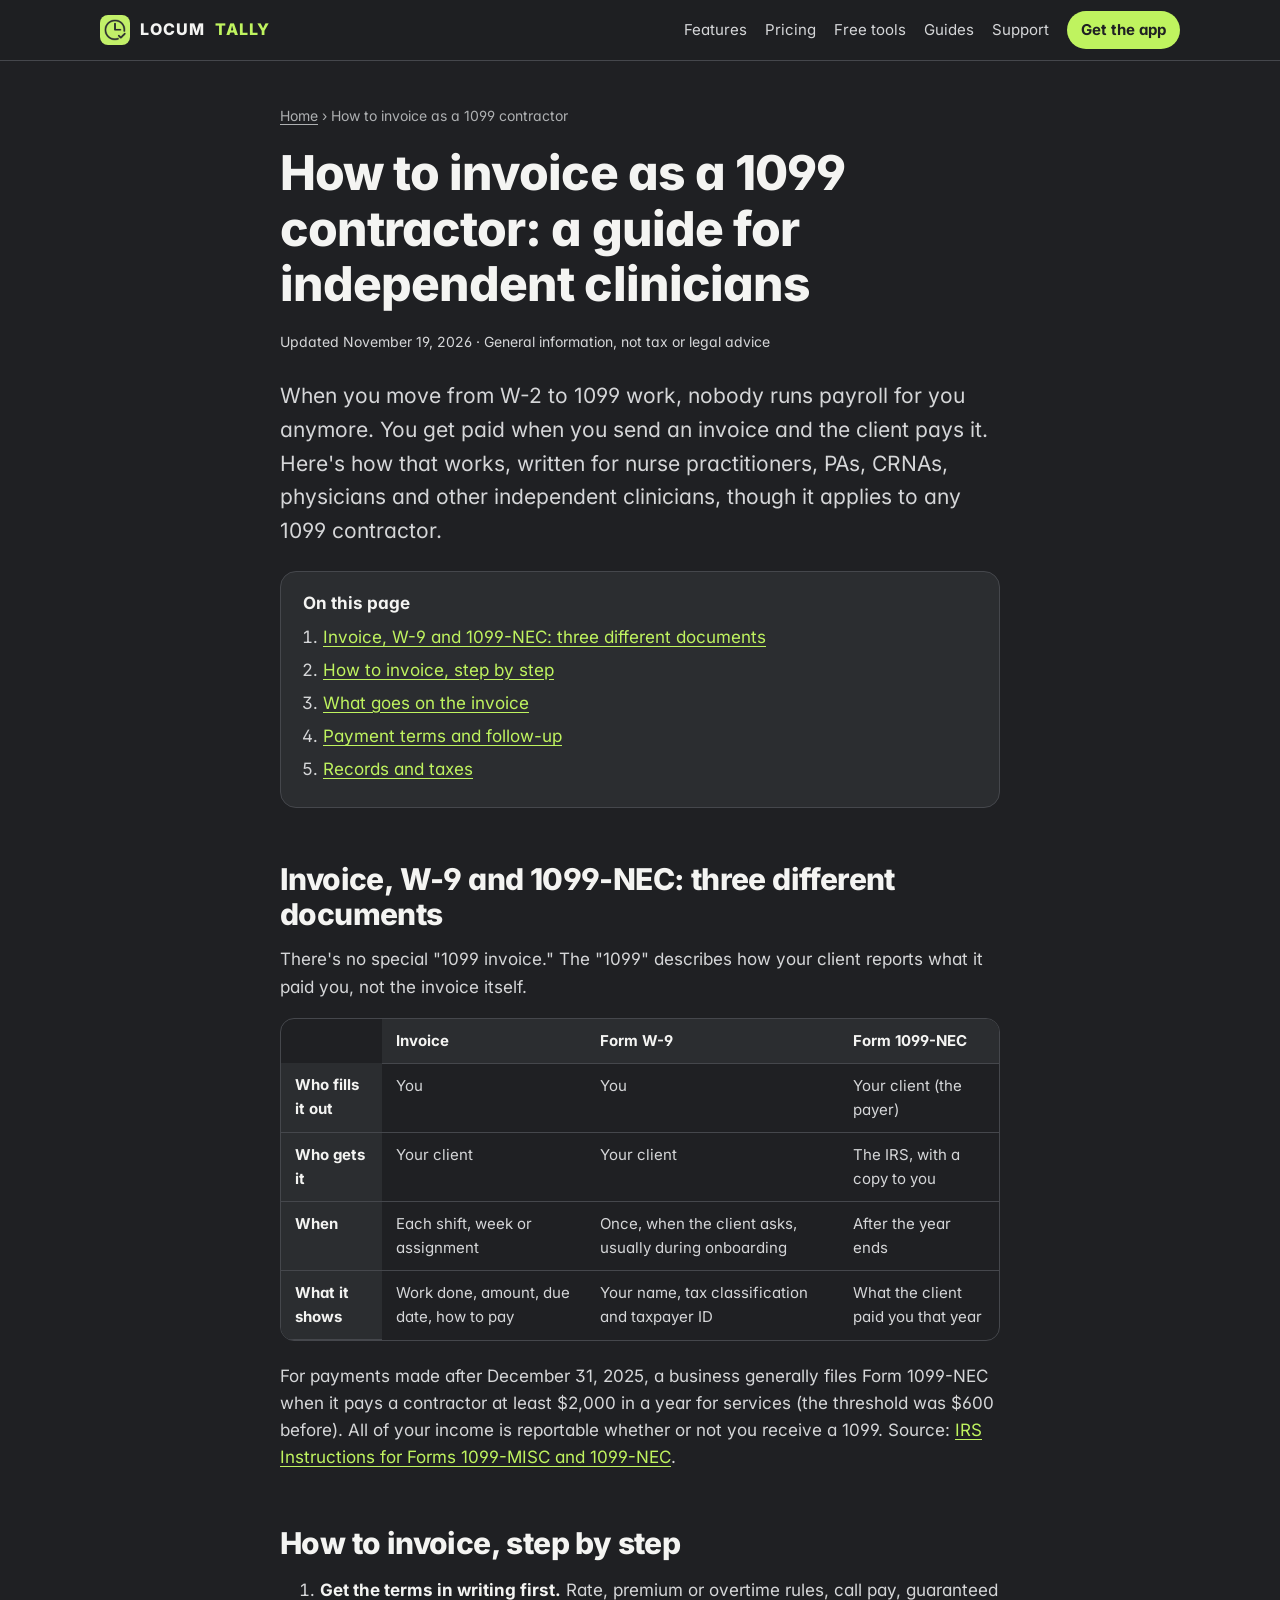
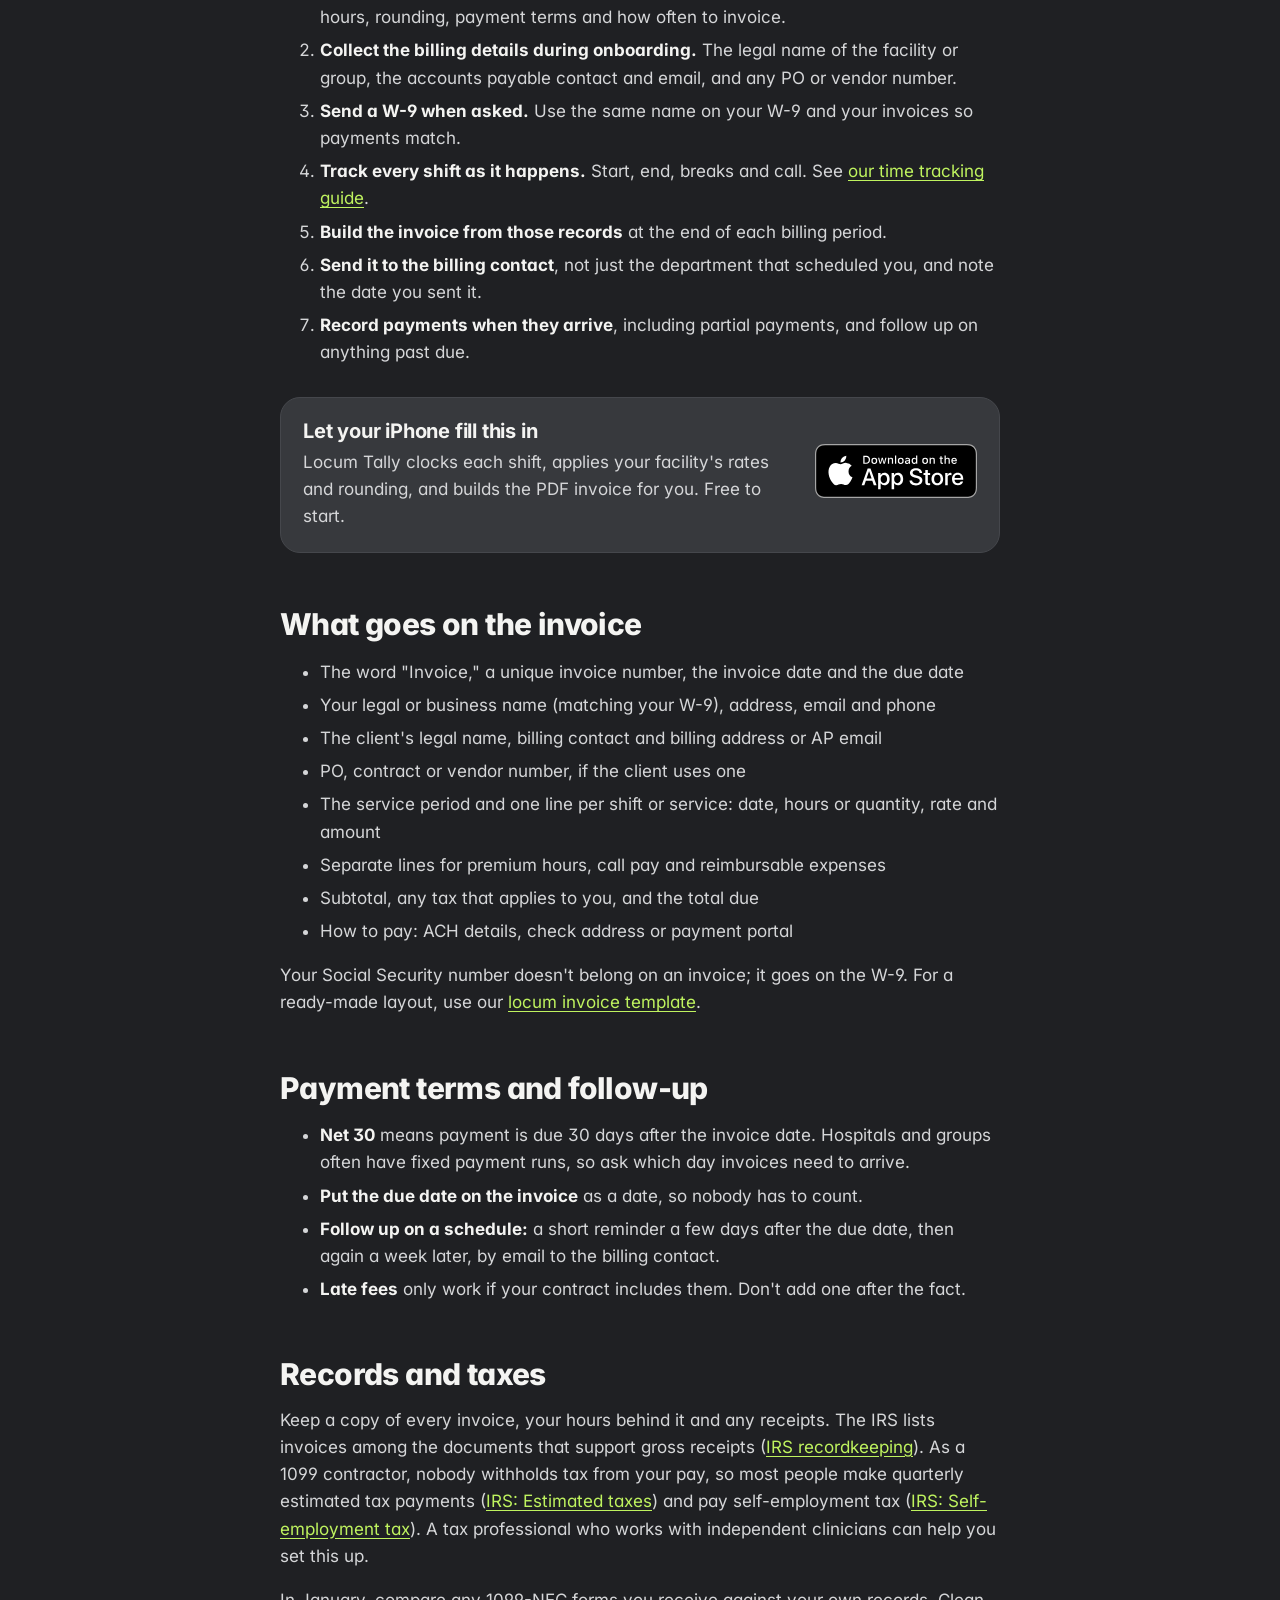
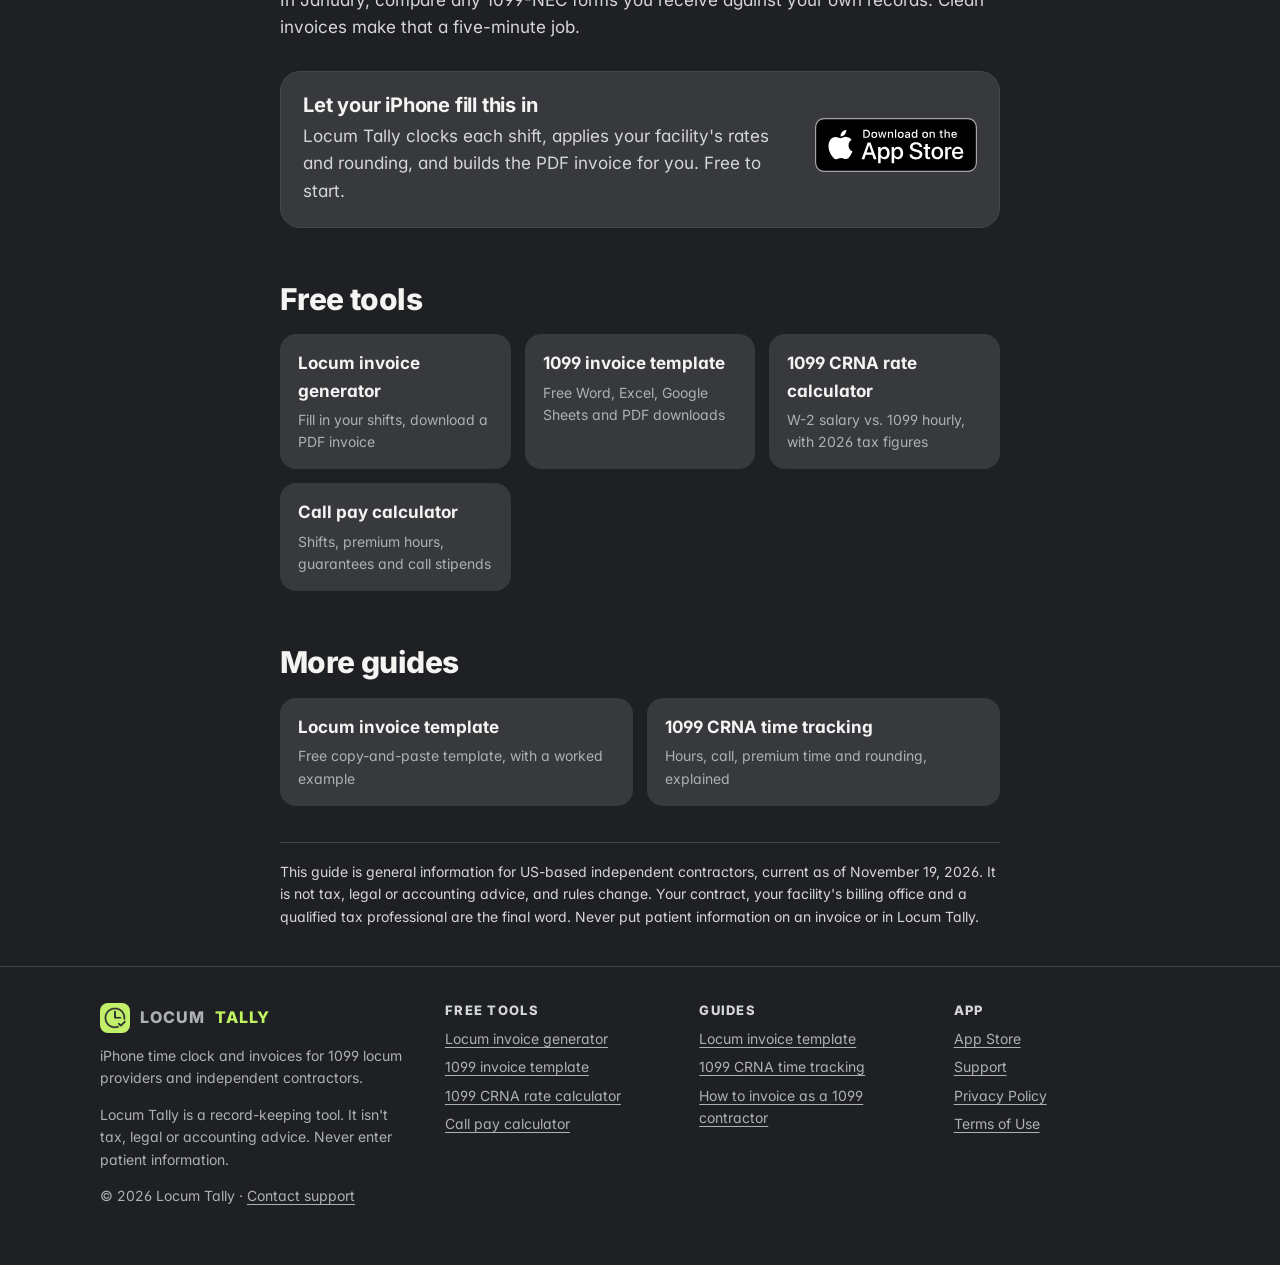
<file: how-to-invoice-as-a-1099-contractor.html>
<!doctype html>
<html lang="en">
<head>
<meta charset="utf-8">
<meta name="viewport" content="width=device-width, initial-scale=1">
<title>How to Invoice as a 1099 Contractor | Locum Tally</title>
<meta name="description" content="How to invoice as a 1099 independent contractor: what an invoice needs, how it differs from a W-9 and Form 1099-NEC, payment terms, follow-up and recordkeeping.">
<link rel="canonical" href="https://locumtally.app/how-to-invoice-as-a-1099-contractor.html">
<meta name="apple-itunes-app" content="app-id=6818014743">
<meta name="theme-color" content="#1F2023">
<meta name="color-scheme" content="dark">
<link rel="icon" href="favicon.ico" sizes="any">
<link rel="icon" type="image/png" sizes="32x32" href="favicon-32.png">
<link rel="apple-touch-icon" href="apple-touch-icon.png">
<link rel="preload" href="fonts/inter-var-latin.woff2" as="font" type="font/woff2" crossorigin>
<link rel="stylesheet" href="site.css?v=4">
<meta property="og:type" content="article">
<meta property="og:site_name" content="Locum Tally">
<meta property="og:title" content="How to Invoice as a 1099 Contractor | Locum Tally">
<meta property="og:description" content="How to invoice as a 1099 independent contractor: what an invoice needs, how it differs from a W-9 and Form 1099-NEC, payment terms, follow-up and recordkeeping.">
<meta property="og:url" content="https://locumtally.app/how-to-invoice-as-a-1099-contractor.html">
<meta property="og:image" content="https://locumtally.app/img/og-locumtally.png">
<meta property="og:image:width" content="1200">
<meta property="og:image:height" content="630">
<meta property="og:image:alt" content="Locum Tally: the time clock and invoice app for 1099 locum providers">
<meta name="twitter:card" content="summary_large_image">
<meta name="twitter:title" content="How to Invoice as a 1099 Contractor | Locum Tally">
<meta name="twitter:description" content="How to invoice as a 1099 independent contractor: what an invoice needs, how it differs from a W-9 and Form 1099-NEC, payment terms, follow-up and recordkeeping.">
<meta name="twitter:image" content="https://locumtally.app/img/og-locumtally.png">
<script type="application/ld+json">
{
 "@context": "https://schema.org",
 "@graph": [
  {
   "@type": "Article",
   "headline": "How to invoice as a 1099 contractor: a guide for independent clinicians",
   "description": "How to invoice as a 1099 independent contractor: what an invoice needs, how it differs from a W-9 and Form 1099-NEC, payment terms, follow-up and recordkeeping.",
   "datePublished": "2026-11-19",
   "dateModified": "2026-11-19",
   "author": {
    "@type": "Organization",
    "name": "Locum Tally",
    "url": "https://locumtally.app/"
   },
   "publisher": {
    "@type": "Organization",
    "name": "Locum Tally",
    "logo": {
     "@type": "ImageObject",
     "url": "https://locumtally.app/img/icon-512.png"
    }
   },
   "mainEntityOfPage": "https://locumtally.app/how-to-invoice-as-a-1099-contractor.html",
   "image": "https://locumtally.app/img/og-locumtally.png"
  },
  {
   "@type": "BreadcrumbList",
   "itemListElement": [
    {
     "@type": "ListItem",
     "position": 1,
     "name": "Home",
     "item": "https://locumtally.app/"
    },
    {
     "@type": "ListItem",
     "position": 2,
     "name": "How to invoice as a 1099 contractor",
     "item": "https://locumtally.app/how-to-invoice-as-a-1099-contractor.html"
    }
   ]
  }
 ]
}
</script>
</head><body>
<a class="skip" href="#main">Skip to content</a>
<header class="site-header"><div class="wrap">
<a class="brand" href="index.html"><img src="apple-touch-icon.png" alt="" width="30" height="30">LOCUM <span>TALLY</span></a>
<nav class="site-nav" aria-label="Main"><a class="opt" href="index.html#features">Features</a><a class="opt" href="index.html#pricing">Pricing</a><a class="opt" href="index.html#tools">Free tools</a><a class="opt" href="index.html#guides">Guides</a><a class="" href="support.html">Support</a><a class="nav-cta" href="https://apps.apple.com/app/apple-store/id6818014743?pt=129455149&ct=guide-howto&mt=8">Get the app</a></nav>
</div></header>
<main id="main" class="article"><div class="wrap narrow">
<nav class="crumbs" aria-label="Breadcrumb"><a href="index.html">Home</a> › <span aria-current="page">How to invoice as a 1099 contractor</span></nav>
<h1>How to invoice as a 1099 contractor: a guide for independent clinicians</h1>
<p class="meta">Updated November 19, 2026 · General information, not tax or legal advice</p>
<p class="lead">When you move from W-2 to 1099 work, nobody runs payroll for you anymore. You get paid when you send an invoice and the client pays it. Here's how that works, written for nurse practitioners, PAs, CRNAs, physicians and other independent clinicians, though it applies to any 1099 contractor.</p>
<div class="toc"><p>On this page</p><ol><li><a href="#three">Invoice, W-9 and 1099-NEC: three different documents</a></li><li><a href="#steps">How to invoice, step by step</a></li><li><a href="#fields">What goes on the invoice</a></li><li><a href="#followup">Payment terms and follow-up</a></li><li><a href="#records">Records and taxes</a></li></ol></div>

<h2 id="three">Invoice, W-9 and 1099-NEC: three different documents</h2>
<p>There's no special "1099 invoice." The "1099" describes how your client reports what it paid you, not the invoice itself.</p>
<div class="table-wrap"><table>
<thead><tr><td></td><th scope="col">Invoice</th><th scope="col">Form W-9</th><th scope="col">Form 1099-NEC</th></tr></thead>
<tbody>
<tr><th scope="row">Who fills it out</th><td>You</td><td>You</td><td>Your client (the payer)</td></tr>
<tr><th scope="row">Who gets it</th><td>Your client</td><td>Your client</td><td>The IRS, with a copy to you</td></tr>
<tr><th scope="row">When</th><td>Each shift, week or assignment</td><td>Once, when the client asks, usually during onboarding</td><td>After the year ends</td></tr>
<tr><th scope="row">What it shows</th><td>Work done, amount, due date, how to pay</td><td>Your name, tax classification and taxpayer ID</td><td>What the client paid you that year</td></tr>
</tbody></table></div>
<p>For payments made after December 31, 2025, a business generally files Form 1099-NEC when it pays a contractor at least $2,000 in a year for services (the threshold was $600 before). All of your income is reportable whether or not you receive a 1099. Source: <a href="https://www.irs.gov/instructions/i1099mec" rel="noopener">IRS Instructions for Forms 1099-MISC and 1099-NEC</a>.</p>

<h2 id="steps">How to invoice, step by step</h2>
<ol>
<li><strong>Get the terms in writing first.</strong> Rate, premium or overtime rules, call pay, guaranteed hours, rounding, payment terms and how often to invoice.</li>
<li><strong>Collect the billing details during onboarding.</strong> The legal name of the facility or group, the accounts payable contact and email, and any PO or vendor number.</li>
<li><strong>Send a W-9 when asked.</strong> Use the same name on your W-9 and your invoices so payments match.</li>
<li><strong>Track every shift as it happens.</strong> Start, end, breaks and call. See <a href="1099-crna-time-tracking.html">our time tracking guide</a>.</li>
<li><strong>Build the invoice from those records</strong> at the end of each billing period.</li>
<li><strong>Send it to the billing contact</strong>, not just the department that scheduled you, and note the date you sent it.</li>
<li><strong>Record payments when they arrive</strong>, including partial payments, and follow up on anything past due.</li>
</ol>
<aside class="inline-cta" aria-label="Get Locum Tally"><div><h3>Let your iPhone fill this in</h3>
<p>Locum Tally clocks each shift, applies your facility's rates and rounding, and builds the PDF invoice for you. Free to start.</p></div>
<div><a class="badge" href="https://apps.apple.com/app/apple-store/id6818014743?pt=129455149&ct=guide-howto-mid&mt=8" aria-label="Download Locum Tally on the App Store"><img src="img/app-store-badge.svg" alt="Download on the App Store" width="162" height="54"></a></div></aside>

<h2 id="fields">What goes on the invoice</h2>
<ul>
<li>The word "Invoice," a unique invoice number, the invoice date and the due date</li>
<li>Your legal or business name (matching your W-9), address, email and phone</li>
<li>The client's legal name, billing contact and billing address or AP email</li>
<li>PO, contract or vendor number, if the client uses one</li>
<li>The service period and one line per shift or service: date, hours or quantity, rate and amount</li>
<li>Separate lines for premium hours, call pay and reimbursable expenses</li>
<li>Subtotal, any tax that applies to you, and the total due</li>
<li>How to pay: ACH details, check address or payment portal</li>
</ul>
<p>Your Social Security number doesn't belong on an invoice; it goes on the W-9. For a ready-made layout, use our <a href="locum-invoice-template.html">locum invoice template</a>.</p>

<h2 id="followup">Payment terms and follow-up</h2>
<ul>
<li><strong>Net 30</strong> means payment is due 30 days after the invoice date. Hospitals and groups often have fixed payment runs, so ask which day invoices need to arrive.</li>
<li><strong>Put the due date on the invoice</strong> as a date, so nobody has to count.</li>
<li><strong>Follow up on a schedule:</strong> a short reminder a few days after the due date, then again a week later, by email to the billing contact.</li>
<li><strong>Late fees</strong> only work if your contract includes them. Don't add one after the fact.</li>
</ul>

<h2 id="records">Records and taxes</h2>
<p>Keep a copy of every invoice, your hours behind it and any receipts. The IRS lists invoices among the documents that support gross receipts (<a href="https://www.irs.gov/businesses/small-businesses-self-employed/what-kind-of-records-should-i-keep" rel="noopener">IRS recordkeeping</a>). As a 1099 contractor, nobody withholds tax from your pay, so most people make quarterly estimated tax payments (<a href="https://www.irs.gov/businesses/small-businesses-self-employed/estimated-taxes" rel="noopener">IRS: Estimated taxes</a>) and pay self-employment tax (<a href="https://www.irs.gov/businesses/small-businesses-self-employed/self-employment-tax-social-security-and-medicare-taxes" rel="noopener">IRS: Self-employment tax</a>). A tax professional who works with independent clinicians can help you set this up.</p>
<p>In January, compare any 1099-NEC forms you receive against your own records. Clean invoices make that a five-minute job.</p>
<aside class="inline-cta" aria-label="Get Locum Tally"><div><h3>Let your iPhone fill this in</h3>
<p>Locum Tally clocks each shift, applies your facility's rates and rounding, and builds the PDF invoice for you. Free to start.</p></div>
<div><a class="badge" href="https://apps.apple.com/app/apple-store/id6818014743?pt=129455149&ct=guide-howto-end&mt=8" aria-label="Download Locum Tally on the App Store"><img src="img/app-store-badge.svg" alt="Download on the App Store" width="162" height="54"></a></div></aside>

<h2>Free tools</h2>
<div class="related"><a href="locum-invoice-generator.html">Locum invoice generator<span>Fill in your shifts, download a PDF invoice</span></a><a href="1099-invoice-template.html">1099 invoice template<span>Free Word, Excel, Google Sheets and PDF downloads</span></a><a href="1099-crna-rate-calculator.html">1099 CRNA rate calculator<span>W-2 salary vs. 1099 hourly, with 2026 tax figures</span></a><a href="call-pay-calculator.html">Call pay calculator<span>Shifts, premium hours, guarantees and call stipends</span></a></div>
<h2>More guides</h2>
<div class="related"><a href="locum-invoice-template.html">Locum invoice template<span>Free copy-and-paste template, with a worked example</span></a><a href="1099-crna-time-tracking.html">1099 CRNA time tracking<span>Hours, call, premium time and rounding, explained</span></a></div>
<p class="disclaimer">This guide is general information for US-based independent contractors, current as of November 19, 2026. It is not tax, legal or accounting advice, and rules change. Your contract, your facility's billing office and a qualified tax professional are the final word. Never put patient information on an invoice or in Locum Tally.</p>
</div></main>
<footer class="site-footer"><div class="wrap">
<div class="about"><a class="brand" href="index.html"><img src="apple-touch-icon.png" alt="" width="30" height="30">LOCUM <span>TALLY</span></a>
<p style="margin-top:12px">iPhone time clock and invoices for 1099 locum providers and independent contractors.</p>
<p>Locum Tally is a record-keeping tool. It isn't tax, legal or accounting advice. Never enter patient information.</p>
<p>© 2026 Locum Tally · <a href="support.html">Contact support</a></p></div>
<div><h2>Free tools</h2><ul><li><a href="locum-invoice-generator.html">Locum invoice generator</a></li><li><a href="1099-invoice-template.html">1099 invoice template</a></li><li><a href="1099-crna-rate-calculator.html">1099 CRNA rate calculator</a></li><li><a href="call-pay-calculator.html">Call pay calculator</a></li></ul></div>
<div><h2>Guides</h2><ul><li><a href="locum-invoice-template.html">Locum invoice template</a></li><li><a href="1099-crna-time-tracking.html">1099 CRNA time tracking</a></li><li><a href="how-to-invoice-as-a-1099-contractor.html">How to invoice as a 1099 contractor</a></li></ul></div>
<div><h2>App</h2><ul><li><a href="https://apps.apple.com/app/apple-store/id6818014743?pt=129455149&ct=footer&mt=8">App Store</a></li><li><a href="support.html">Support</a></li><li><a href="privacy.html">Privacy Policy</a></li><li><a href="terms.html">Terms of Use</a></li></ul></div>
</div></footer>
</body>
</html>
</file>
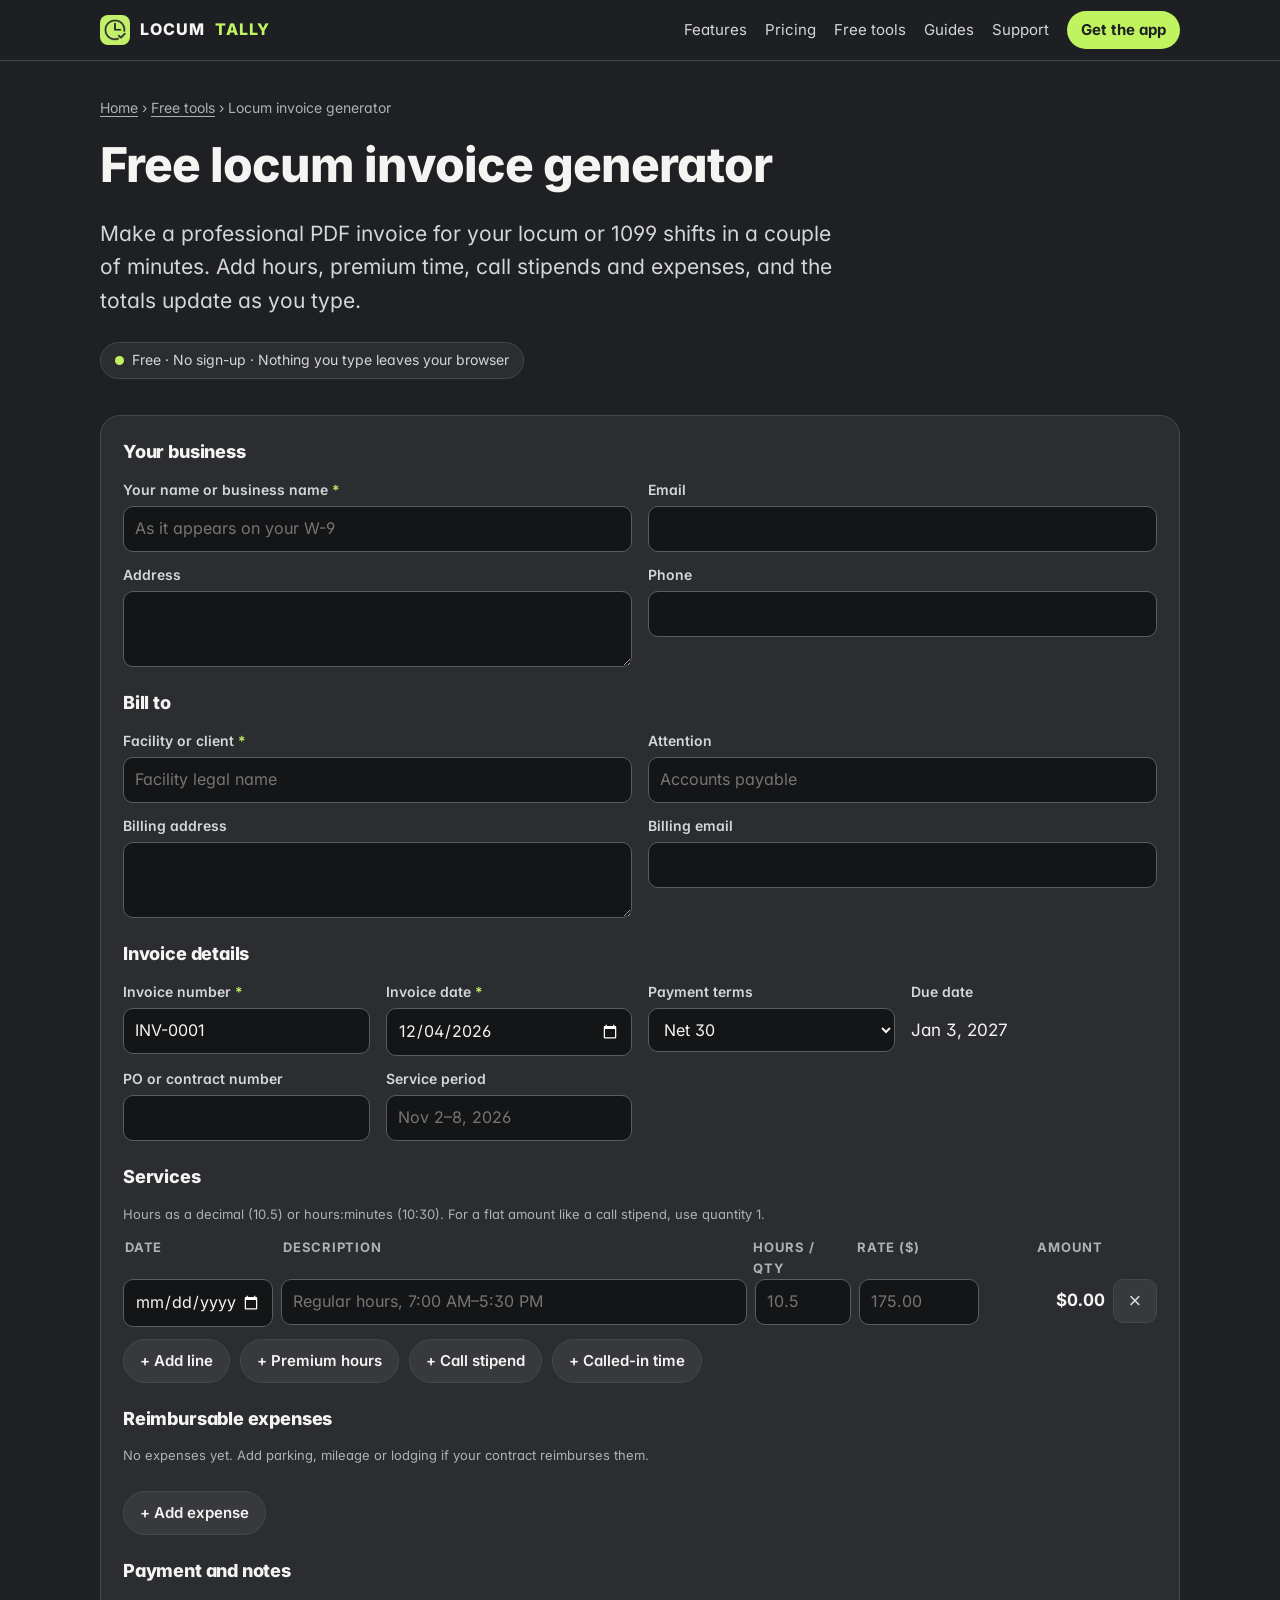
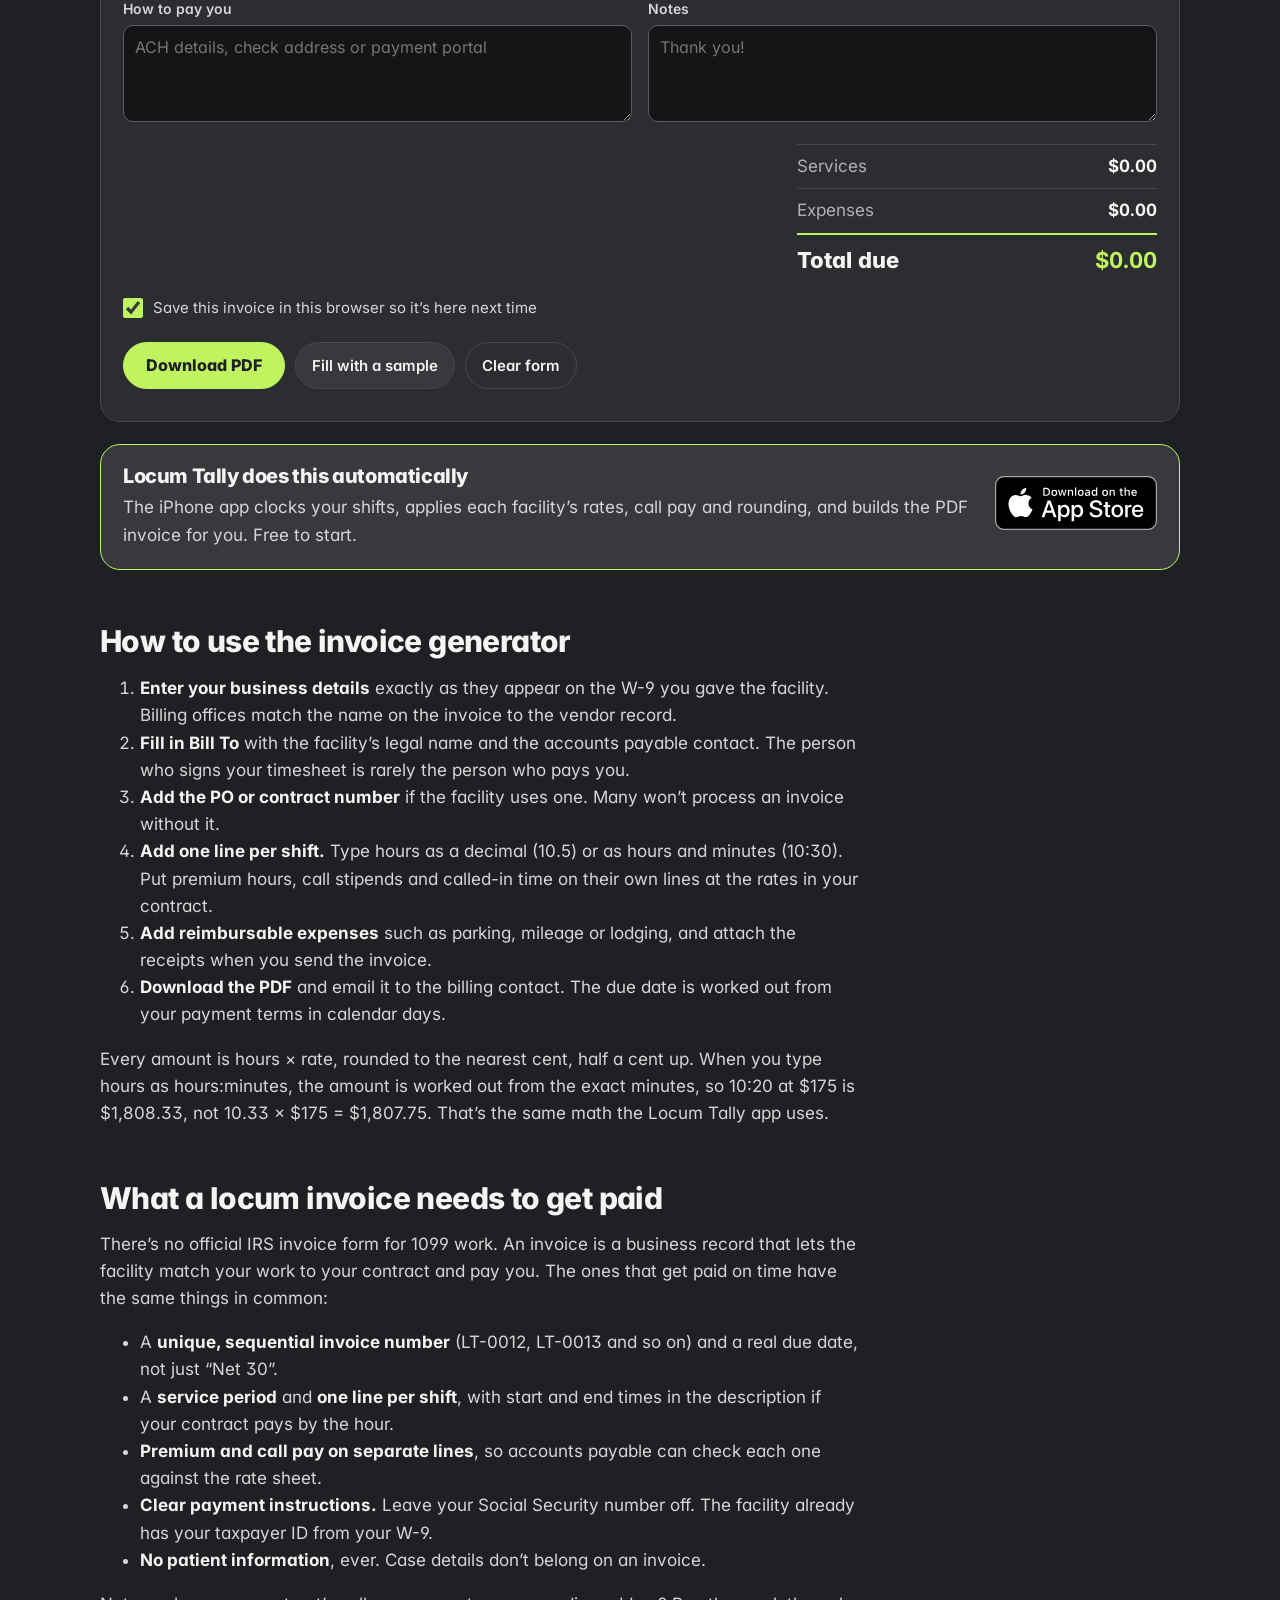
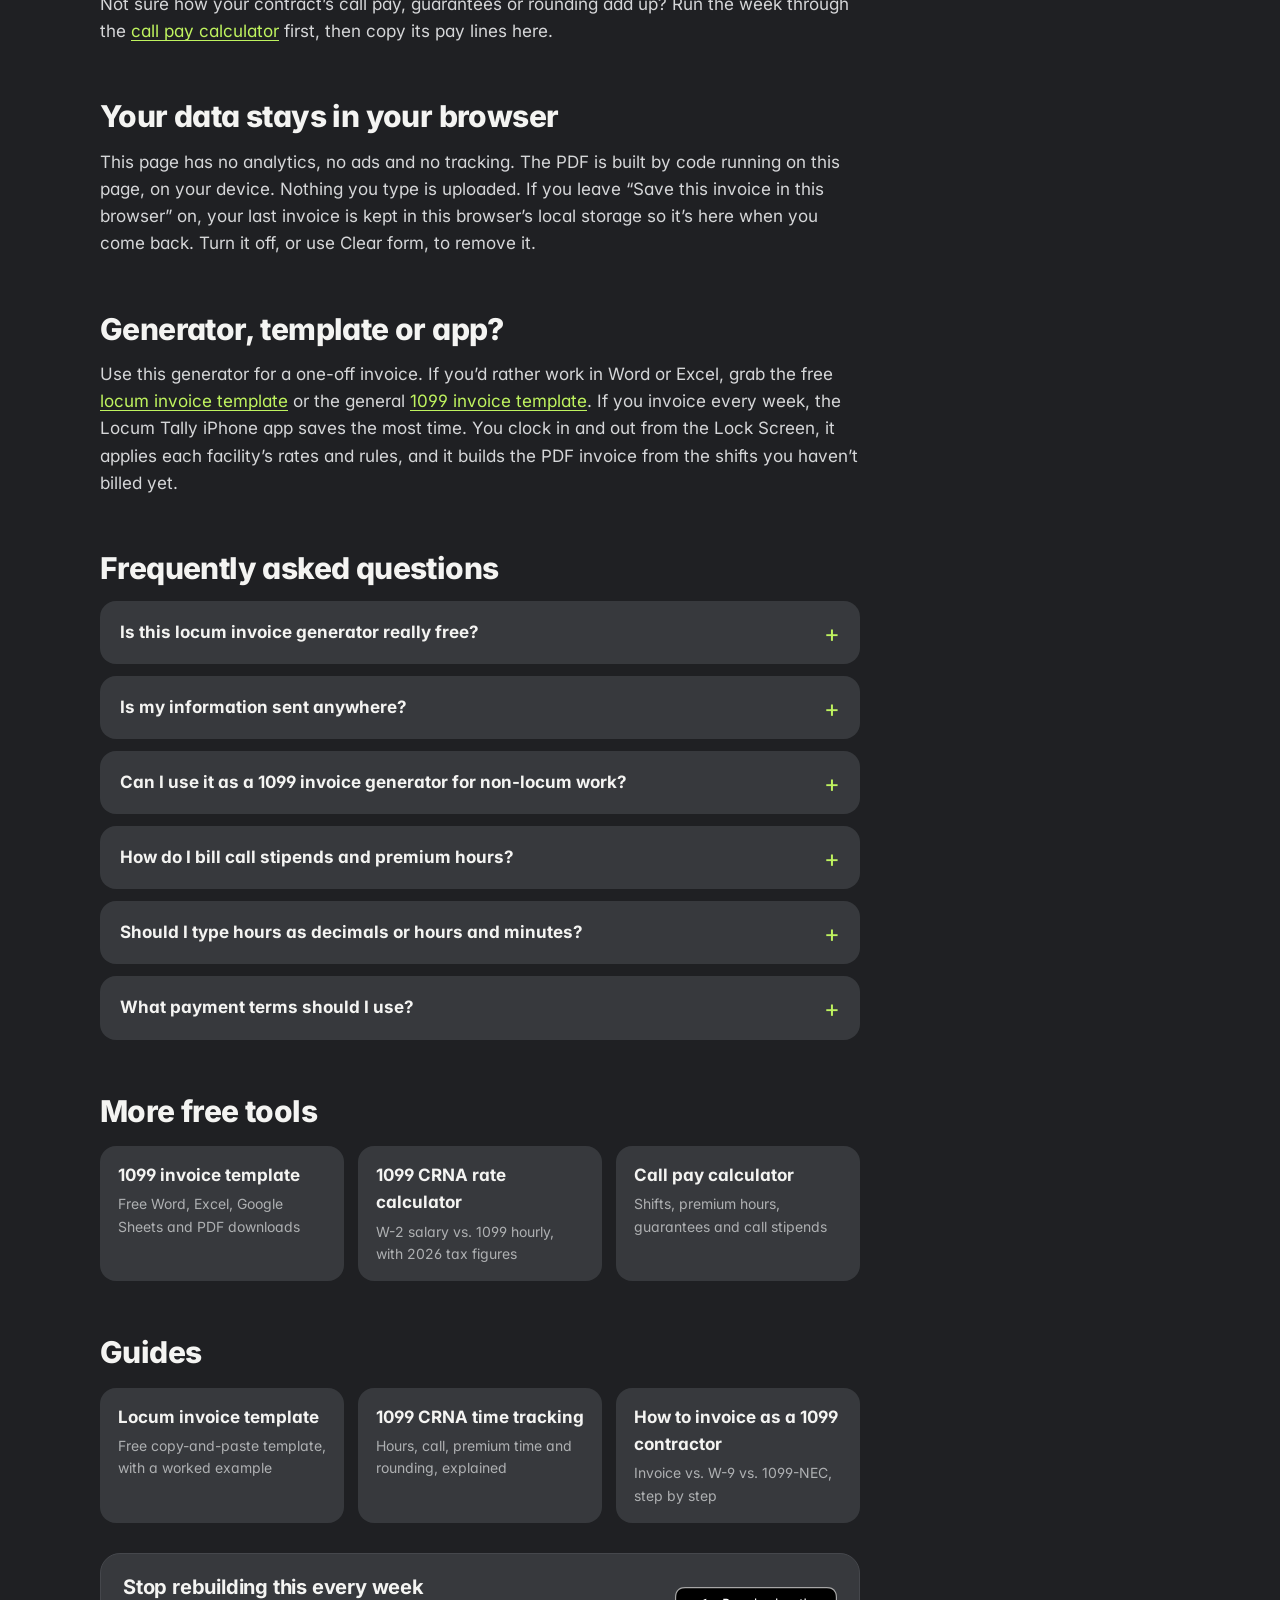
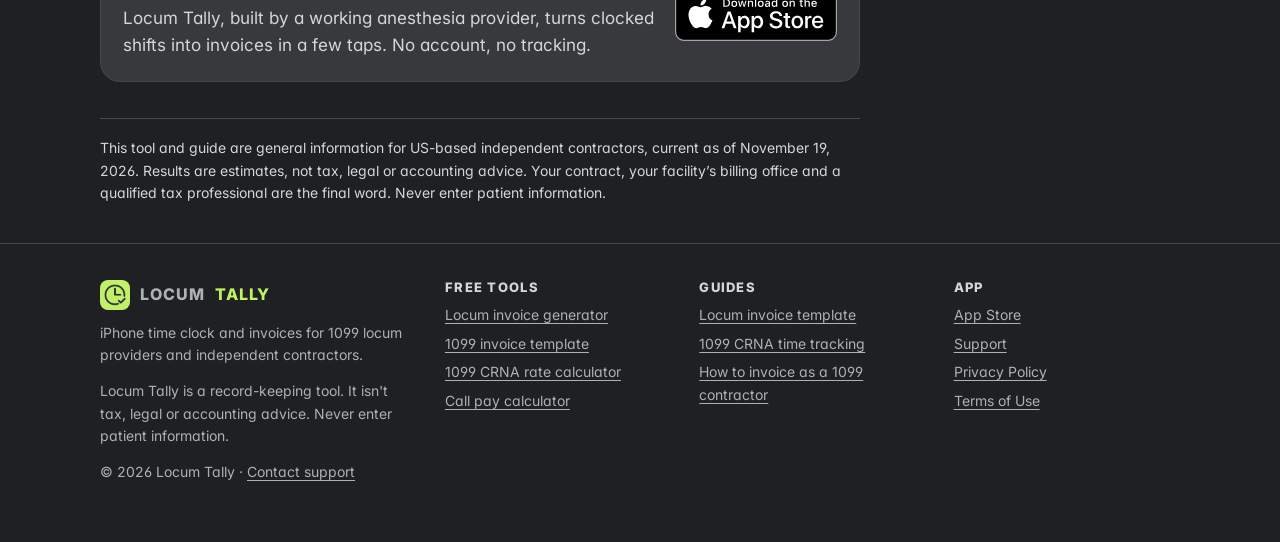
<file: locum-invoice-generator.html>
<!doctype html>
<html lang="en">
<head>
<meta charset="utf-8">
<meta name="viewport" content="width=device-width, initial-scale=1">
<title>Free Locum Invoice Generator: Make a PDF Invoice | Locum Tally</title>
<meta name="description" content="Free locum invoice generator for 1099 clinicians. Add shifts, premium hours, call stipends and expenses, see live totals and download a PDF. Nothing leaves your browser.">
<link rel="canonical" href="https://locumtally.app/locum-invoice-generator.html">
<meta name="apple-itunes-app" content="app-id=6818014743">
<meta name="theme-color" content="#1F2023">
<meta name="color-scheme" content="dark">
<link rel="icon" href="favicon.ico" sizes="any">
<link rel="icon" type="image/png" sizes="32x32" href="favicon-32.png">
<link rel="apple-touch-icon" href="apple-touch-icon.png">
<link rel="preload" href="fonts/inter-var-latin.woff2" as="font" type="font/woff2" crossorigin>
<link rel="stylesheet" href="site.css?v=4">
<link rel="stylesheet" href="tools.css?v=1">
<meta property="og:type" content="website">
<meta property="og:site_name" content="Locum Tally">
<meta property="og:title" content="Free Locum Invoice Generator: Make a PDF Invoice | Locum Tally">
<meta property="og:description" content="Free locum invoice generator for 1099 clinicians. Add shifts, premium hours, call stipends and expenses, see live totals and download a PDF. Nothing leaves your browser.">
<meta property="og:url" content="https://locumtally.app/locum-invoice-generator.html">
<meta property="og:image" content="https://locumtally.app/img/og-locumtally.png">
<meta property="og:image:width" content="1200">
<meta property="og:image:height" content="630">
<meta property="og:image:alt" content="Locum Tally: the time clock and invoice app for 1099 locum providers">
<meta name="twitter:card" content="summary_large_image">
<meta name="twitter:title" content="Free Locum Invoice Generator: Make a PDF Invoice | Locum Tally">
<meta name="twitter:description" content="Free locum invoice generator for 1099 clinicians. Add shifts, premium hours, call stipends and expenses, see live totals and download a PDF. Nothing leaves your browser.">
<meta name="twitter:image" content="https://locumtally.app/img/og-locumtally.png">
<script type="application/ld+json">
{
 "@context": "https://schema.org",
 "@graph": [
  {
   "@type": "WebApplication",
   "@id": "https://locumtally.app/locum-invoice-generator.html#tool",
   "name": "Free Locum Invoice Generator",
   "url": "https://locumtally.app/locum-invoice-generator.html",
   "description": "Free in-browser invoice generator for locum tenens and 1099 clinicians, with call stipends, premium hours, expenses and PDF download.",
   "applicationCategory": "BusinessApplication",
   "operatingSystem": "Any (runs in your web browser)",
   "browserRequirements": "Requires JavaScript",
   "isAccessibleForFree": true,
   "keywords": "locum invoice generator, 1099 invoice generator, locum tenens invoice, free invoice generator",
   "offers": {
    "@type": "Offer",
    "price": "0",
    "priceCurrency": "USD"
   },
   "publisher": {
    "@type": "Organization",
    "name": "Locum Tally",
    "url": "https://locumtally.app/"
   },
   "dateModified": "2026-11-19"
  },
  {
   "@type": "FAQPage",
   "mainEntity": [
    {
     "@type": "Question",
     "name": "Is this locum invoice generator really free?",
     "acceptedAnswer": {
      "@type": "Answer",
      "text": "Yes. There’s no sign-up, no watermark and no limit on invoices. It’s made by Locum Tally, an iPhone app for 1099 clinicians, as a free tool."
     }
    },
    {
     "@type": "Question",
     "name": "Is my information sent anywhere?",
     "acceptedAnswer": {
      "@type": "Answer",
      "text": "No. The invoice and the PDF are created in your browser. Nothing you type leaves your device. If saving is on, the invoice is stored only in this browser’s local storage, and you can clear it any time."
     }
    },
    {
     "@type": "Question",
     "name": "Can I use it as a 1099 invoice generator for non-locum work?",
     "acceptedAnswer": {
      "@type": "Answer",
      "text": "Yes. It works for any independent contractor who bills by the hour, the shift or a flat fee. Change the descriptions to suit your work."
     }
    },
    {
     "@type": "Question",
     "name": "How do I bill call stipends and premium hours?",
     "acceptedAnswer": {
      "@type": "Answer",
      "text": "Put each on its own line. A call stipend is quantity 1 at the stipend amount. Premium hours are the hours past your contract’s threshold at the premium rate. Called-in time is the hours you worked while on call at your called-in rate."
     }
    },
    {
     "@type": "Question",
     "name": "Should I type hours as decimals or hours and minutes?",
     "acceptedAnswer": {
      "@type": "Answer",
      "text": "Either works. 10.5 and 10:30 are the same. If your contract bills in increments, such as 15 minutes, round the shift first and enter the billed time."
     }
    },
    {
     "@type": "Question",
     "name": "What payment terms should I use?",
     "acceptedAnswer": {
      "@type": "Answer",
      "text": "Use the terms in your contract. Net 30 is common for facilities. Net 15 or Net 7 gets you paid sooner if the facility agrees. The generator writes the actual due date on the invoice."
     }
    }
   ]
  },
  {
   "@type": "BreadcrumbList",
   "itemListElement": [
    {
     "@type": "ListItem",
     "position": 1,
     "name": "Home",
     "item": "https://locumtally.app/"
    },
    {
     "@type": "ListItem",
     "position": 2,
     "name": "Locum invoice generator",
     "item": "https://locumtally.app/locum-invoice-generator.html"
    }
   ]
  }
 ]
}
</script>
</head><body>
<a class="skip" href="#main">Skip to content</a>
<header class="site-header"><div class="wrap">
<a class="brand" href="index.html"><img src="apple-touch-icon.png" alt="" width="30" height="30">LOCUM <span>TALLY</span></a>
<nav class="site-nav" aria-label="Main"><a class="opt" href="index.html#features">Features</a><a class="opt" href="index.html#pricing">Pricing</a><a class="opt" href="index.html#tools">Free tools</a><a class="opt" href="index.html#guides">Guides</a><a class="" href="support.html">Support</a><a class="nav-cta" href="https://apps.apple.com/app/apple-store/id6818014743?pt=129455149&ct=tool-invoice-gen-nav&mt=8">Get the app</a></nav>
</div></header>
<main id="main" class="tool-page"><div class="wrap">
<nav class="crumbs" aria-label="Breadcrumb"><a href="index.html">Home</a> › <a href="index.html#tools">Free tools</a> › <span aria-current="page">Locum invoice generator</span></nav>
<div class="intro"><h1>Free locum invoice generator</h1>
<p class="lead">Make a professional PDF invoice for your locum or 1099 shifts in a couple of minutes. Add hours, premium time, call stipends and expenses, and the totals update as you type.</p>
<p class="privacy-pill">Free · No sign-up · Nothing you type leaves your browser</p></div>
<form id="inv-form" class="tool" novalidate aria-label="Invoice generator">
<fieldset><legend>Your business</legend><div class="fgrid two">
<div class="field"><label for="biz-name">Your name or business name <span aria-hidden="true" class="lime">*</span></label><input id="biz-name" type="text" data-k="biz.name" autocomplete="organization" maxlength="120" aria-required="true" placeholder="As it appears on your W-9"><span class="ferr" data-e="biz.name"></span></div>
<div class="field"><label for="biz-email">Email</label><input id="biz-email" type="email" data-k="biz.email" autocomplete="email" maxlength="120"></div>
<div class="field"><label for="biz-address">Address</label><textarea id="biz-address" data-k="biz.address" autocomplete="street-address" maxlength="300" rows="2"></textarea></div>
<div class="field"><label for="biz-phone">Phone</label><input id="biz-phone" type="tel" data-k="biz.phone" autocomplete="tel" maxlength="40"></div>
</div></fieldset>
<fieldset><legend>Bill to</legend><div class="fgrid two">
<div class="field"><label for="bill-facility">Facility or client <span aria-hidden="true" class="lime">*</span></label><input id="bill-facility" type="text" data-k="bill.facility" maxlength="120" aria-required="true" placeholder="Facility legal name"><span class="ferr" data-e="bill.facility"></span></div>
<div class="field"><label for="bill-attn">Attention</label><input id="bill-attn" type="text" data-k="bill.attn" maxlength="120" placeholder="Accounts payable"></div>
<div class="field"><label for="bill-address">Billing address</label><textarea id="bill-address" data-k="bill.address" maxlength="300" rows="2"></textarea></div>
<div class="field"><label for="bill-email">Billing email</label><input id="bill-email" type="email" data-k="bill.email" maxlength="120"></div>
</div></fieldset>
<fieldset><legend>Invoice details</legend><div class="fgrid">
<div class="field"><label for="inv-number">Invoice number <span aria-hidden="true" class="lime">*</span></label><input id="inv-number" type="text" data-k="inv.number" maxlength="40" aria-required="true"><span class="ferr" data-e="inv.number"></span></div>
<div class="field"><label for="inv-date">Invoice date <span aria-hidden="true" class="lime">*</span></label><input id="inv-date" type="date" data-k="inv.date" aria-required="true"><span class="ferr" data-e="inv.date"></span></div>
<div class="field"><label for="inv-terms">Payment terms</label><select id="inv-terms" data-k="inv.terms"><option value="0">Due on receipt</option><option value="7">Net 7</option><option value="15">Net 15</option><option value="30">Net 30</option><option value="45">Net 45</option><option value="60">Net 60</option><option value="custom">Custom</option></select></div>
<div class="field" id="custom-days-wrap" hidden><label for="inv-days">Days until due</label><input id="inv-days" type="text" inputmode="numeric" data-k="inv.customDays" maxlength="3"><span class="ferr" data-e="customDays"></span></div>
<div class="field"><span>Due date</span><output id="due-out" for="inv-date inv-terms" class="amt" style="justify-content:flex-start;min-height:44px;display:flex;align-items:center">—</output></div>
<div class="field"><label for="inv-po">PO or contract number</label><input id="inv-po" type="text" data-k="inv.po" maxlength="60"></div>
<div class="field"><label for="inv-period">Service period</label><input id="inv-period" type="text" data-k="inv.period" maxlength="60" placeholder="Nov 2–8, 2026"></div>
</div></fieldset>
<fieldset><legend>Services</legend>
<p class="hint" id="qtyhint">Hours as a decimal (10.5) or hours:minutes (10:30). For a flat amount like a call stipend, use quantity 1.</p>
<div class="inv-lines"><div class="rhead" aria-hidden="true"><span>Date</span><span>Description</span><span>Hours / qty</span><span>Rate ($)</span><span style="text-align:right">Amount</span><span></span></div>
<div id="lines" class="rows"></div></div>
<div class="btns"><button type="button" class="tbtn" id="add-line">+ Add line</button><button type="button" class="tbtn" id="add-premium">+ Premium hours</button><button type="button" class="tbtn" id="add-stipend">+ Call stipend</button><button type="button" class="tbtn" id="add-calledin">+ Called-in time</button></div>
</fieldset>
<fieldset><legend>Reimbursable expenses</legend>
<p class="hint" id="exp-empty">No expenses yet. Add parking, mileage or lodging if your contract reimburses them.</p>
<div class="inv-exp"><div class="rhead" id="exp-head" aria-hidden="true" hidden><span>Date</span><span>Description</span><span>Amount ($)</span><span></span></div>
<div id="expenses" class="rows"></div></div>
<div class="btns"><button type="button" class="tbtn" id="add-exp">+ Add expense</button></div>
</fieldset>
<fieldset><legend>Payment and notes</legend><div class="fgrid two">
<div class="field"><label for="inv-payment">How to pay you</label><textarea id="inv-payment" data-k="payment" maxlength="600" rows="3" placeholder="ACH details, check address or payment portal"></textarea></div>
<div class="field"><label for="inv-notes">Notes</label><textarea id="inv-notes" data-k="notes" maxlength="600" rows="3" placeholder="Thank you!"></textarea></div>
</div></fieldset>
<dl class="totals" aria-label="Invoice totals"><div><dt>Services</dt><dd id="t-services">$0.00</dd></div><div><dt>Expenses</dt><dd id="t-expenses">$0.00</dd></div><div class="grand"><dt>Total due</dt><dd id="t-total">$0.00</dd></div></dl>
<label class="check"><input type="checkbox" id="inv-save" data-k="save"> Save this invoice in this browser so it’s here next time</label>
<div class="btns"><button type="button" class="tbtn primary" id="download">Download PDF</button><button type="button" class="tbtn" id="sample">Fill with a sample</button><button type="button" class="tbtn ghost" id="clear">Clear form</button></div>
<p class="status" id="inv-status" role="status" aria-live="polite"></p>
<noscript><p class="status bad">This generator needs JavaScript. You can still download the <a href="locum-invoice-template.html#download">invoice templates</a>.</p></noscript>
</form>
<aside class="upsell" aria-label="Get Locum Tally"><div><h2>Locum Tally does this automatically</h2><p>The iPhone app clocks your shifts, applies each facility’s rates, call pay and rounding, and builds the PDF invoice for you. Free to start.</p></div><div><a class="badge" href="https://apps.apple.com/app/apple-store/id6818014743?pt=129455149&ct=tool-invoice-gen-top&mt=8" aria-label="Download Locum Tally on the App Store"><img src="img/app-store-badge.svg" alt="Download on the App Store" width="162" height="54"></a></div></aside>
<div class="content narrow">
<h2>How to use the invoice generator</h2>
<ol>
<li><strong>Enter your business details</strong> exactly as they appear on the W-9 you gave the facility. Billing offices match the name on the invoice to the vendor record.</li>
<li><strong>Fill in Bill To</strong> with the facility’s legal name and the accounts payable contact. The person who signs your timesheet is rarely the person who pays you.</li>
<li><strong>Add the PO or contract number</strong> if the facility uses one. Many won’t process an invoice without it.</li>
<li><strong>Add one line per shift.</strong> Type hours as a decimal (10.5) or as hours and minutes (10:30). Put premium hours, call stipends and called-in time on their own lines at the rates in your contract.</li>
<li><strong>Add reimbursable expenses</strong> such as parking, mileage or lodging, and attach the receipts when you send the invoice.</li>
<li><strong>Download the PDF</strong> and email it to the billing contact. The due date is worked out from your payment terms in calendar days.</li>
</ol>
<p>Every amount is hours × rate, rounded to the nearest cent, half a cent up. When you type hours as hours:minutes, the amount is worked out from the exact minutes, so 10:20 at $175 is $1,808.33, not 10.33 × $175 = $1,807.75. That’s the same math the Locum Tally app uses.</p>

<h2>What a locum invoice needs to get paid</h2>
<p>There’s no official IRS invoice form for 1099 work. An invoice is a business record that lets the facility match your work to your contract and pay you. The ones that get paid on time have the same things in common:</p>
<ul>
<li>A <strong>unique, sequential invoice number</strong> (LT-0012, LT-0013 and so on) and a real due date, not just “Net 30”.</li>
<li>A <strong>service period</strong> and <strong>one line per shift</strong>, with start and end times in the description if your contract pays by the hour.</li>
<li><strong>Premium and call pay on separate lines</strong>, so accounts payable can check each one against the rate sheet.</li>
<li><strong>Clear payment instructions.</strong> Leave your Social Security number off. The facility already has your taxpayer ID from your W-9.</li>
<li><strong>No patient information</strong>, ever. Case details don’t belong on an invoice.</li>
</ul>
<p>Not sure how your contract’s call pay, guarantees or rounding add up? Run the week through the <a href="call-pay-calculator.html">call pay calculator</a> first, then copy its pay lines here.</p>

<h2>Your data stays in your browser</h2>
<p>This page has no analytics, no ads and no tracking. The PDF is built by code running on this page, on your device. Nothing you type is uploaded. If you leave “Save this invoice in this browser” on, your last invoice is kept in this browser’s local storage so it’s here when you come back. Turn it off, or use Clear form, to remove it.</p>

<h2>Generator, template or app?</h2>
<p>Use this generator for a one-off invoice. If you’d rather work in Word or Excel, grab the free <a href="locum-invoice-template.html#download">locum invoice template</a> or the general <a href="1099-invoice-template.html">1099 invoice template</a>. If you invoice every week, the Locum Tally iPhone app saves the most time. You clock in and out from the Lock Screen, it applies each facility’s rates and rules, and it builds the PDF invoice from the shifts you haven’t billed yet.</p>
<h2 id="faq">Frequently asked questions</h2>
<div class="faq"><details><summary>Is this locum invoice generator really free?</summary><div><p>Yes. There’s no sign-up, no watermark and no limit on invoices. It’s made by Locum Tally, an iPhone app for 1099 clinicians, as a free tool.</p></div></details><details><summary>Is my information sent anywhere?</summary><div><p>No. The invoice and the PDF are created in your browser. Nothing you type leaves your device. If saving is on, the invoice is stored only in this browser’s local storage, and you can clear it any time.</p></div></details><details><summary>Can I use it as a 1099 invoice generator for non-locum work?</summary><div><p>Yes. It works for any independent contractor who bills by the hour, the shift or a flat fee. Change the descriptions to suit your work.</p></div></details><details><summary>How do I bill call stipends and premium hours?</summary><div><p>Put each on its own line. A call stipend is quantity 1 at the stipend amount. Premium hours are the hours past your contract’s threshold at the premium rate. Called-in time is the hours you worked while on call at your called-in rate.</p></div></details><details><summary>Should I type hours as decimals or hours and minutes?</summary><div><p>Either works. 10.5 and 10:30 are the same. If your contract bills in increments, such as 15 minutes, round the shift first and enter the billed time.</p></div></details><details><summary>What payment terms should I use?</summary><div><p>Use the terms in your contract. Net 30 is common for facilities. Net 15 or Net 7 gets you paid sooner if the facility agrees. The generator writes the actual due date on the invoice.</p></div></details></div>
<h2>More free tools</h2>
<div class="related"><a href="1099-invoice-template.html">1099 invoice template<span>Free Word, Excel, Google Sheets and PDF downloads</span></a><a href="1099-crna-rate-calculator.html">1099 CRNA rate calculator<span>W-2 salary vs. 1099 hourly, with 2026 tax figures</span></a><a href="call-pay-calculator.html">Call pay calculator<span>Shifts, premium hours, guarantees and call stipends</span></a></div>
<h2>Guides</h2>
<div class="related"><a href="locum-invoice-template.html">Locum invoice template<span>Free copy-and-paste template, with a worked example</span></a><a href="1099-crna-time-tracking.html">1099 CRNA time tracking<span>Hours, call, premium time and rounding, explained</span></a><a href="how-to-invoice-as-a-1099-contractor.html">How to invoice as a 1099 contractor<span>Invoice vs. W-9 vs. 1099-NEC, step by step</span></a></div>
<aside class="inline-cta" aria-label="Get Locum Tally"><div><h3>Stop rebuilding this every week</h3>
<p>Locum Tally, built by a working anesthesia provider, turns clocked shifts into invoices in a few taps. No account, no tracking.</p></div>
<div><a class="badge" href="https://apps.apple.com/app/apple-store/id6818014743?pt=129455149&ct=tool-invoice-gen-end&mt=8" aria-label="Download Locum Tally on the App Store"><img src="img/app-store-badge.svg" alt="Download on the App Store" width="162" height="54"></a></div></aside>
<p class="disclaimer">This tool and guide are general information for US-based independent contractors, current as of November 19, 2026. Results are estimates, not tax, legal or accounting advice. Your contract, your facility’s billing office and a qualified tax professional are the final word. Never enter patient information.</p>
</div>
</div></main>
<footer class="site-footer"><div class="wrap">
<div class="about"><a class="brand" href="index.html"><img src="apple-touch-icon.png" alt="" width="30" height="30">LOCUM <span>TALLY</span></a>
<p style="margin-top:12px">iPhone time clock and invoices for 1099 locum providers and independent contractors.</p>
<p>Locum Tally is a record-keeping tool. It isn't tax, legal or accounting advice. Never enter patient information.</p>
<p>© 2026 Locum Tally · <a href="support.html">Contact support</a></p></div>
<div><h2>Free tools</h2><ul><li><a href="locum-invoice-generator.html">Locum invoice generator</a></li><li><a href="1099-invoice-template.html">1099 invoice template</a></li><li><a href="1099-crna-rate-calculator.html">1099 CRNA rate calculator</a></li><li><a href="call-pay-calculator.html">Call pay calculator</a></li></ul></div>
<div><h2>Guides</h2><ul><li><a href="locum-invoice-template.html">Locum invoice template</a></li><li><a href="1099-crna-time-tracking.html">1099 CRNA time tracking</a></li><li><a href="how-to-invoice-as-a-1099-contractor.html">How to invoice as a 1099 contractor</a></li></ul></div>
<div><h2>App</h2><ul><li><a href="https://apps.apple.com/app/apple-store/id6818014743?pt=129455149&ct=footer&mt=8">App Store</a></li><li><a href="support.html">Support</a></li><li><a href="privacy.html">Privacy Policy</a></li><li><a href="terms.html">Terms of Use</a></li></ul></div>
</div></footer>
<script src="js/lt-math.js?v=1" defer></script><script src="js/lt-pdf.js?v=1" defer></script><script src="js/invoice-generator.js?v=1" defer></script>
</body>
</html>
</file>
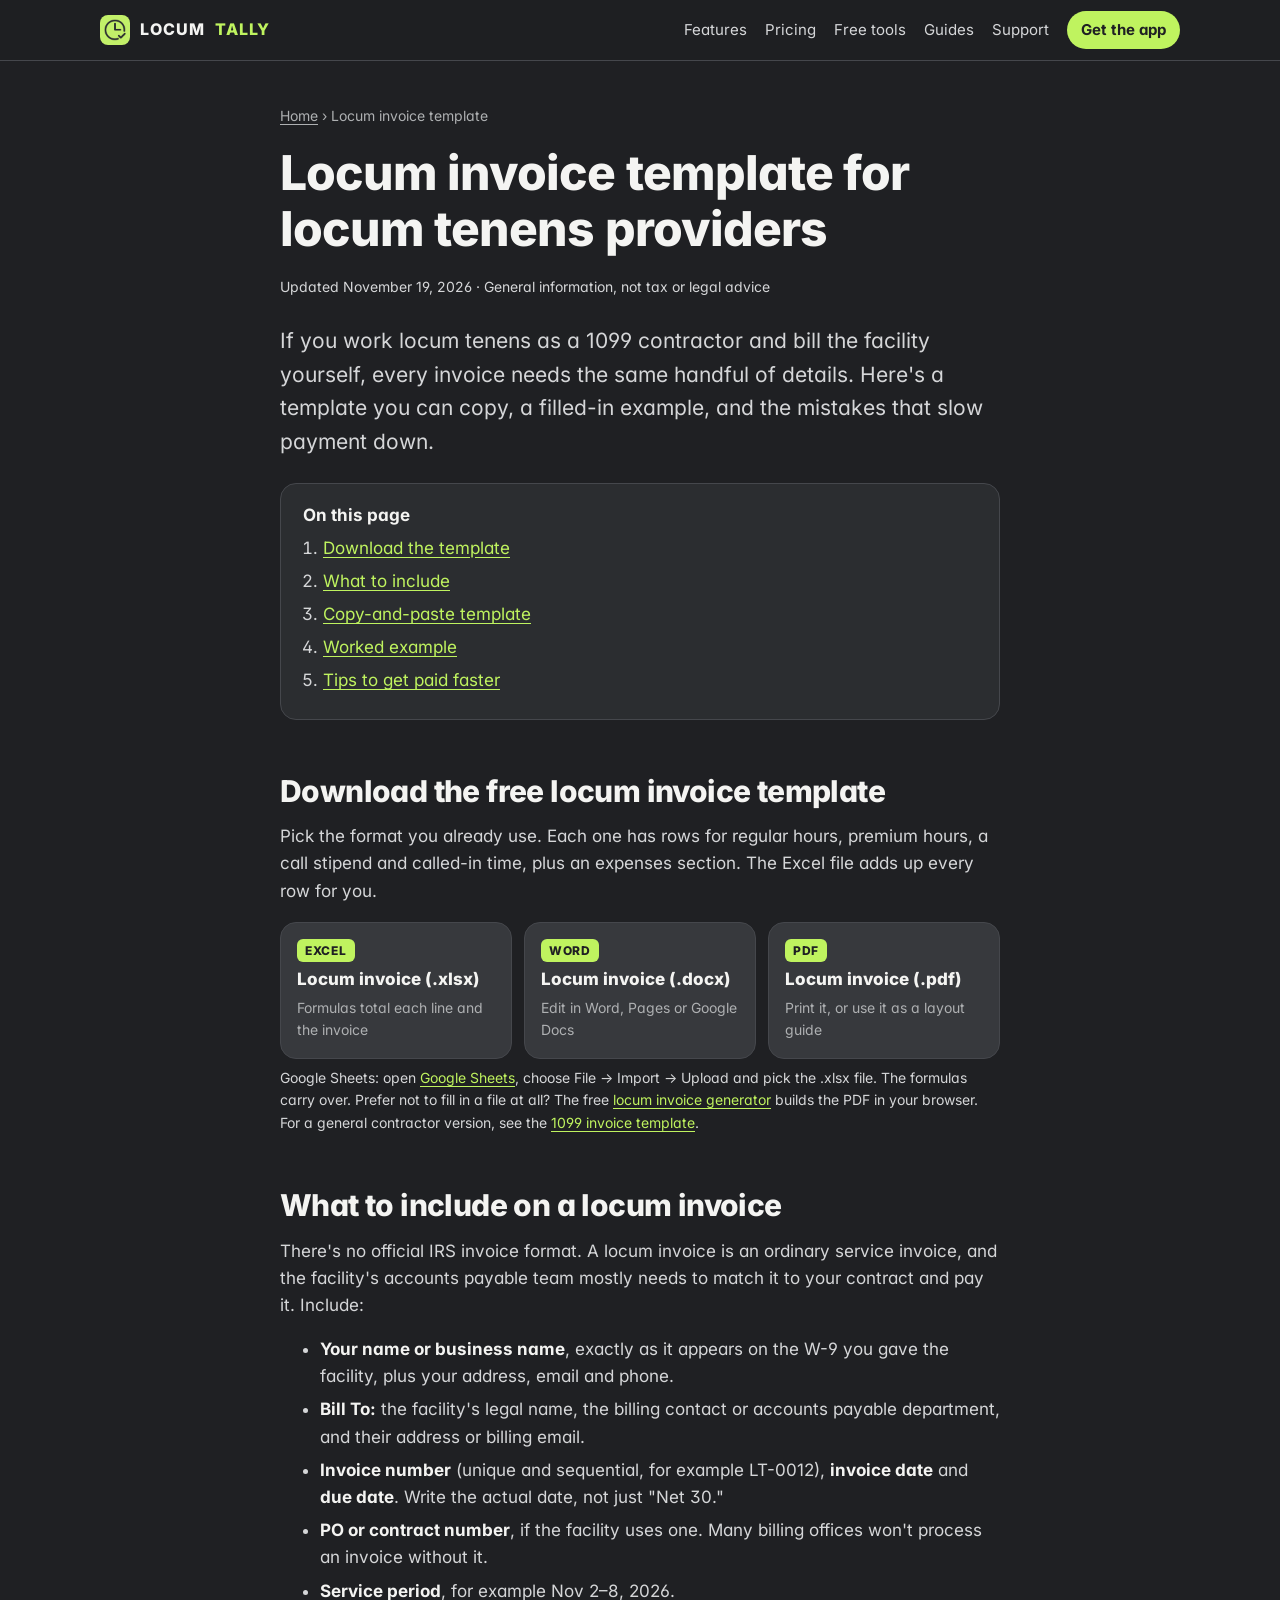
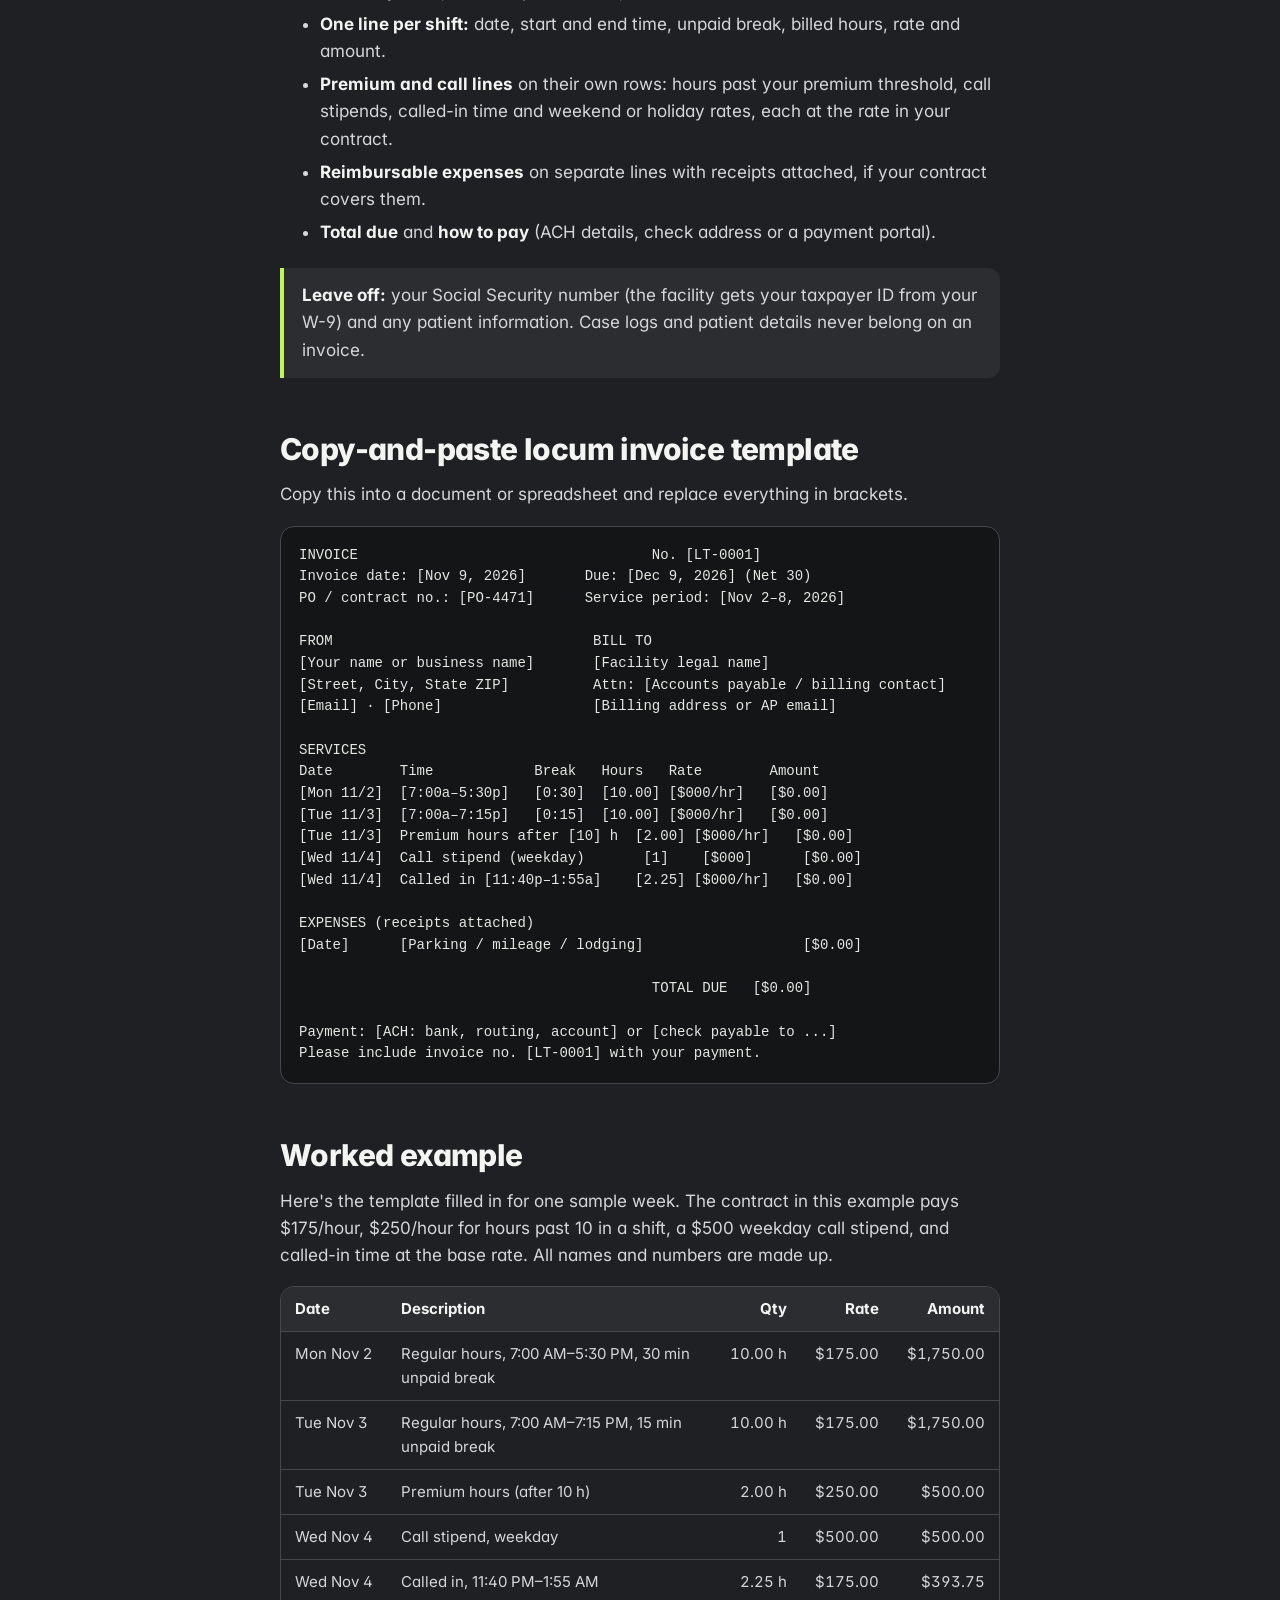
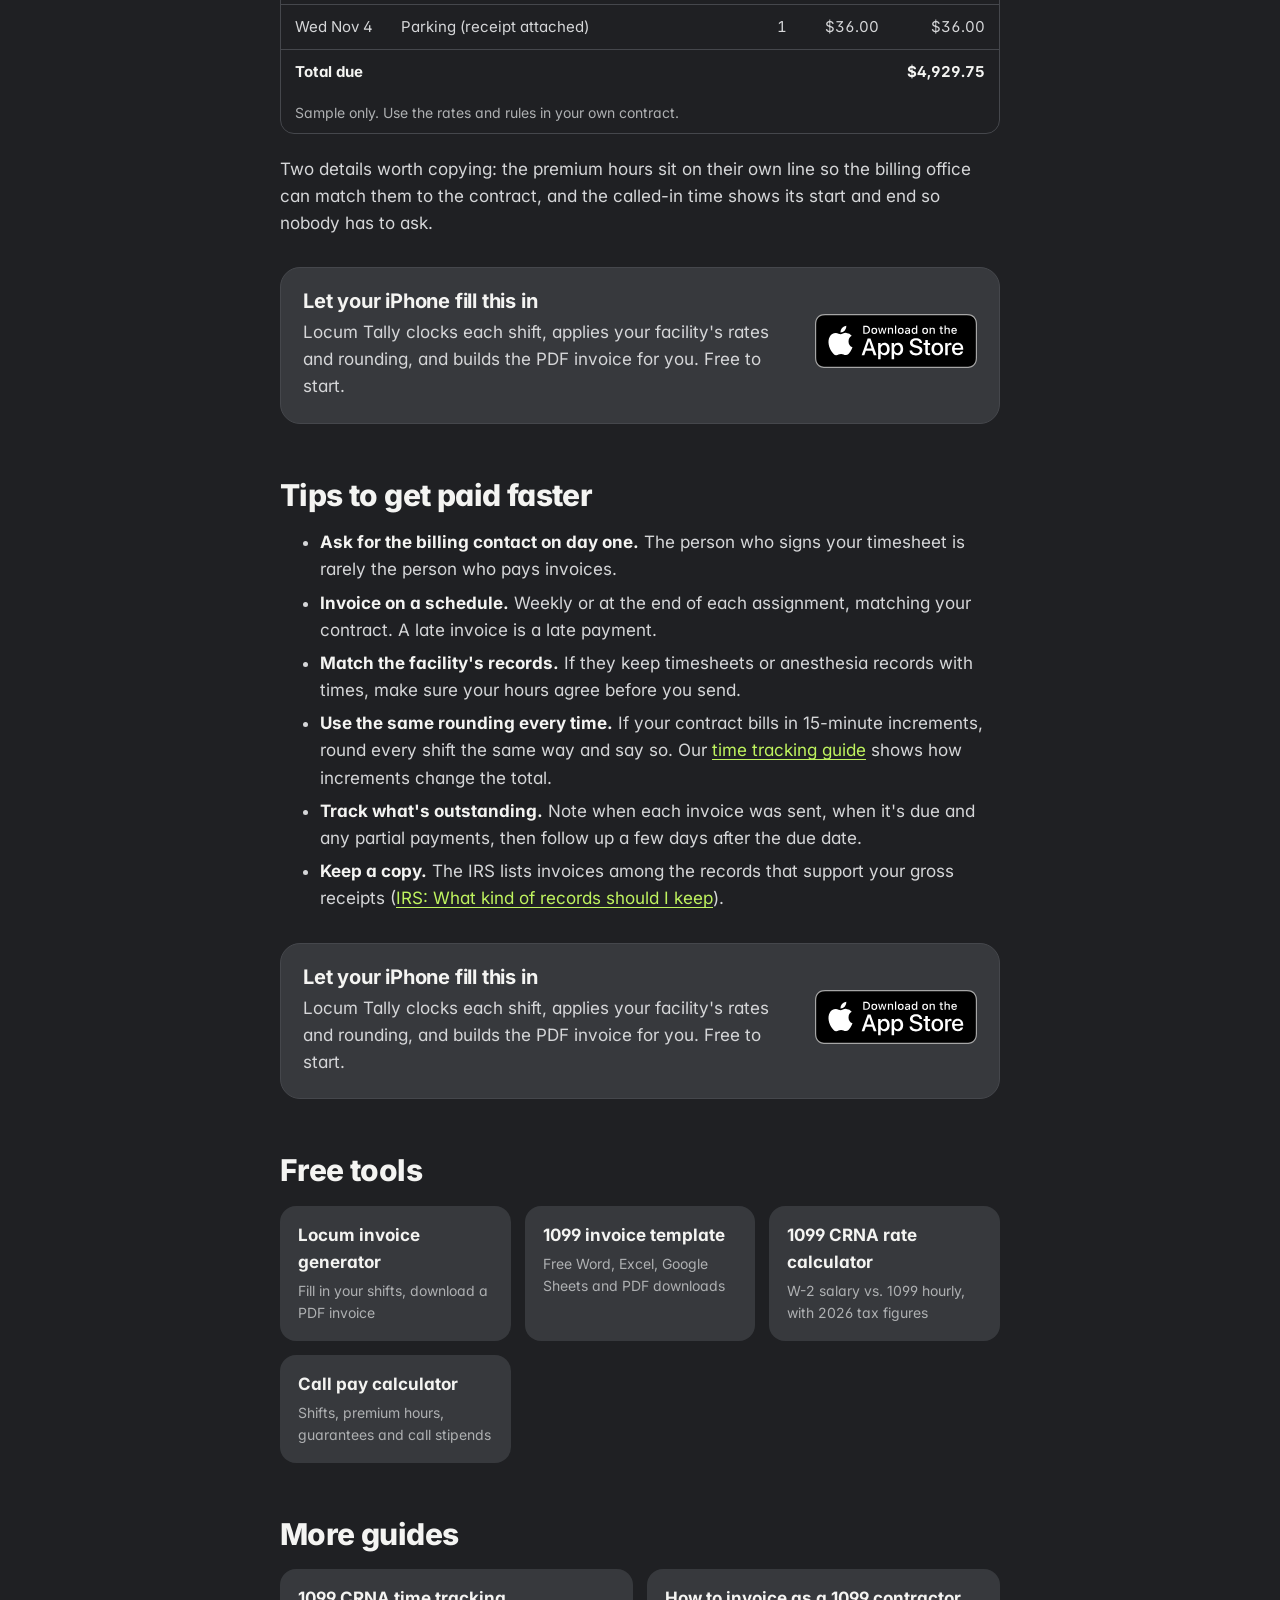
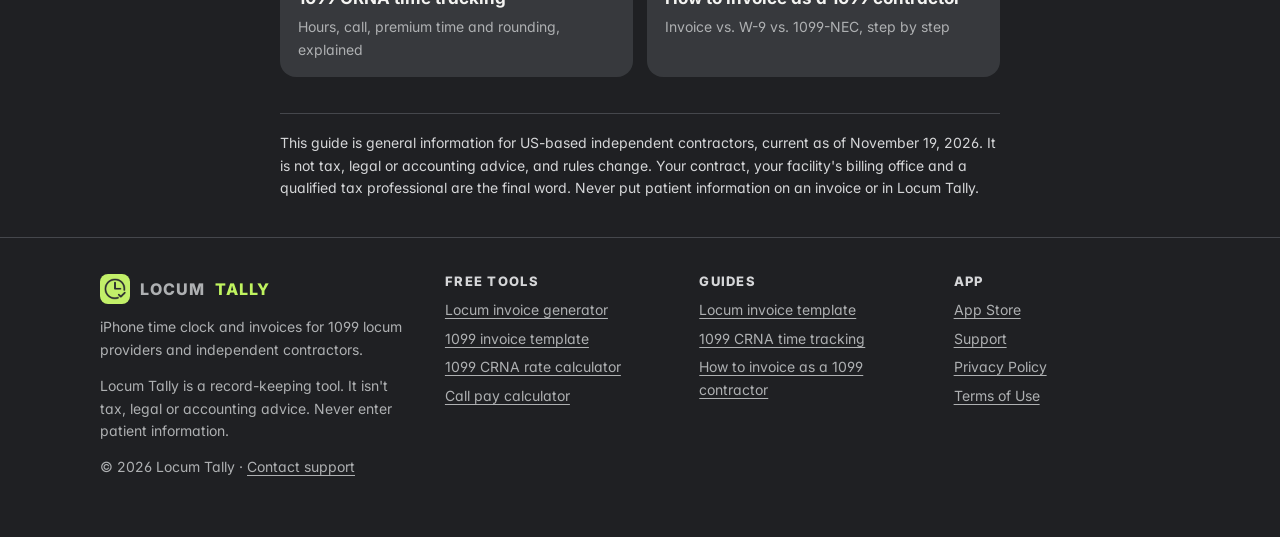
<file: locum-invoice-template.html>
<!doctype html>
<html lang="en">
<head>
<meta charset="utf-8">
<meta name="viewport" content="width=device-width, initial-scale=1">
<title>Locum Invoice Template (Free) for Locum Tenens | Locum Tally</title>
<meta name="description" content="A free locum tenens invoice template you can copy, with what to include, a worked example with call pay and premium hours, and tips to get paid faster.">
<link rel="canonical" href="https://locumtally.app/locum-invoice-template.html">
<meta name="apple-itunes-app" content="app-id=6818014743">
<meta name="theme-color" content="#1F2023">
<meta name="color-scheme" content="dark">
<link rel="icon" href="favicon.ico" sizes="any">
<link rel="icon" type="image/png" sizes="32x32" href="favicon-32.png">
<link rel="apple-touch-icon" href="apple-touch-icon.png">
<link rel="preload" href="fonts/inter-var-latin.woff2" as="font" type="font/woff2" crossorigin>
<link rel="stylesheet" href="site.css?v=4">
<meta property="og:type" content="article">
<meta property="og:site_name" content="Locum Tally">
<meta property="og:title" content="Locum Invoice Template (Free) for Locum Tenens | Locum Tally">
<meta property="og:description" content="A free locum tenens invoice template you can copy, with what to include, a worked example with call pay and premium hours, and tips to get paid faster.">
<meta property="og:url" content="https://locumtally.app/locum-invoice-template.html">
<meta property="og:image" content="https://locumtally.app/img/og-locumtally.png">
<meta property="og:image:width" content="1200">
<meta property="og:image:height" content="630">
<meta property="og:image:alt" content="Locum Tally: the time clock and invoice app for 1099 locum providers">
<meta name="twitter:card" content="summary_large_image">
<meta name="twitter:title" content="Locum Invoice Template (Free) for Locum Tenens | Locum Tally">
<meta name="twitter:description" content="A free locum tenens invoice template you can copy, with what to include, a worked example with call pay and premium hours, and tips to get paid faster.">
<meta name="twitter:image" content="https://locumtally.app/img/og-locumtally.png">
<script type="application/ld+json">
{
 "@context": "https://schema.org",
 "@graph": [
  {
   "@type": "Article",
   "headline": "Locum invoice template for locum tenens providers",
   "description": "A free locum tenens invoice template you can copy, with what to include, a worked example with call pay and premium hours, and tips to get paid faster.",
   "datePublished": "2026-11-19",
   "dateModified": "2026-11-19",
   "author": {
    "@type": "Organization",
    "name": "Locum Tally",
    "url": "https://locumtally.app/"
   },
   "publisher": {
    "@type": "Organization",
    "name": "Locum Tally",
    "logo": {
     "@type": "ImageObject",
     "url": "https://locumtally.app/img/icon-512.png"
    }
   },
   "mainEntityOfPage": "https://locumtally.app/locum-invoice-template.html",
   "image": "https://locumtally.app/img/og-locumtally.png"
  },
  {
   "@type": "BreadcrumbList",
   "itemListElement": [
    {
     "@type": "ListItem",
     "position": 1,
     "name": "Home",
     "item": "https://locumtally.app/"
    },
    {
     "@type": "ListItem",
     "position": 2,
     "name": "Locum invoice template",
     "item": "https://locumtally.app/locum-invoice-template.html"
    }
   ]
  }
 ]
}
</script>
</head><body>
<a class="skip" href="#main">Skip to content</a>
<header class="site-header"><div class="wrap">
<a class="brand" href="index.html"><img src="apple-touch-icon.png" alt="" width="30" height="30">LOCUM <span>TALLY</span></a>
<nav class="site-nav" aria-label="Main"><a class="opt" href="index.html#features">Features</a><a class="opt" href="index.html#pricing">Pricing</a><a class="opt" href="index.html#tools">Free tools</a><a class="opt" href="index.html#guides">Guides</a><a class="" href="support.html">Support</a><a class="nav-cta" href="https://apps.apple.com/app/apple-store/id6818014743?pt=129455149&ct=guide-invoice&mt=8">Get the app</a></nav>
</div></header>
<main id="main" class="article"><div class="wrap narrow">
<nav class="crumbs" aria-label="Breadcrumb"><a href="index.html">Home</a> › <span aria-current="page">Locum invoice template</span></nav>
<h1>Locum invoice template for locum tenens providers</h1>
<p class="meta">Updated November 19, 2026 · General information, not tax or legal advice</p>
<p class="lead">If you work locum tenens as a 1099 contractor and bill the facility yourself, every invoice needs the same handful of details. Here's a template you can copy, a filled-in example, and the mistakes that slow payment down.</p>
<div class="toc"><p>On this page</p><ol><li><a href="#download">Download the template</a></li><li><a href="#include">What to include</a></li><li><a href="#template">Copy-and-paste template</a></li><li><a href="#example">Worked example</a></li><li><a href="#tips">Tips to get paid faster</a></li></ol></div>

<h2 id="download">Download the free locum invoice template</h2>
<p>Pick the format you already use. Each one has rows for regular hours, premium hours, a call stipend and called-in time, plus an expenses section. The Excel file adds up every row for you.</p>
<div class="dl-grid">
<a class="dl" href="templates/locum-invoice-template.xlsx" download><span class="fmt">EXCEL</span>Locum invoice (.xlsx)<span>Formulas total each line and the invoice</span></a>
<a class="dl" href="templates/locum-invoice-template.docx" download><span class="fmt">WORD</span>Locum invoice (.docx)<span>Edit in Word, Pages or Google Docs</span></a>
<a class="dl" href="templates/locum-invoice-template.pdf" download><span class="fmt">PDF</span>Locum invoice (.pdf)<span>Print it, or use it as a layout guide</span></a>
</div>
<p class="small muted">Google Sheets: open <a href="https://sheets.google.com" rel="noopener">Google Sheets</a>, choose File → Import → Upload and pick the .xlsx file. The formulas carry over. Prefer not to fill in a file at all? The free <a href="locum-invoice-generator.html">locum invoice generator</a> builds the PDF in your browser. For a general contractor version, see the <a href="1099-invoice-template.html">1099 invoice template</a>.</p>

<h2 id="include">What to include on a locum invoice</h2>
<p>There's no official IRS invoice format. A locum invoice is an ordinary service invoice, and the facility's accounts payable team mostly needs to match it to your contract and pay it. Include:</p>
<ul>
<li><strong>Your name or business name</strong>, exactly as it appears on the W-9 you gave the facility, plus your address, email and phone.</li>
<li><strong>Bill To:</strong> the facility's legal name, the billing contact or accounts payable department, and their address or billing email.</li>
<li><strong>Invoice number</strong> (unique and sequential, for example LT-0012), <strong>invoice date</strong> and <strong>due date</strong>. Write the actual date, not just "Net 30."</li>
<li><strong>PO or contract number</strong>, if the facility uses one. Many billing offices won't process an invoice without it.</li>
<li><strong>Service period</strong>, for example Nov 2–8, 2026.</li>
<li><strong>One line per shift:</strong> date, start and end time, unpaid break, billed hours, rate and amount.</li>
<li><strong>Premium and call lines</strong> on their own rows: hours past your premium threshold, call stipends, called-in time and weekend or holiday rates, each at the rate in your contract.</li>
<li><strong>Reimbursable expenses</strong> on separate lines with receipts attached, if your contract covers them.</li>
<li><strong>Total due</strong> and <strong>how to pay</strong> (ACH details, check address or a payment portal).</li>
</ul>
<div class="note"><p><strong>Leave off:</strong> your Social Security number (the facility gets your taxpayer ID from your W-9) and any patient information. Case logs and patient details never belong on an invoice.</p></div>

<h2 id="template">Copy-and-paste locum invoice template</h2>
<p>Copy this into a document or spreadsheet and replace everything in brackets.</p>
<pre class="template" tabindex="0" aria-label="Locum invoice template">INVOICE                                   No. [LT-0001]
Invoice date: [Nov 9, 2026]       Due: [Dec 9, 2026] (Net 30)
PO / contract no.: [PO-4471]      Service period: [Nov 2–8, 2026]

FROM                               BILL TO
[Your name or business name]       [Facility legal name]
[Street, City, State ZIP]          Attn: [Accounts payable / billing contact]
[Email] · [Phone]                  [Billing address or AP email]

SERVICES
Date        Time            Break   Hours   Rate        Amount
[Mon 11/2]  [7:00a–5:30p]   [0:30]  [10.00] [$000/hr]   [$0.00]
[Tue 11/3]  [7:00a–7:15p]   [0:15]  [10.00] [$000/hr]   [$0.00]
[Tue 11/3]  Premium hours after [10] h  [2.00] [$000/hr]   [$0.00]
[Wed 11/4]  Call stipend (weekday)       [1]    [$000]      [$0.00]
[Wed 11/4]  Called in [11:40p–1:55a]    [2.25] [$000/hr]   [$0.00]

EXPENSES (receipts attached)
[Date]      [Parking / mileage / lodging]                   [$0.00]

                                          TOTAL DUE   [$0.00]

Payment: [ACH: bank, routing, account] or [check payable to ...]
Please include invoice no. [LT-0001] with your payment.</pre>

<h2 id="example">Worked example</h2>
<p>Here's the template filled in for one sample week. The contract in this example pays $175/hour, $250/hour for hours past 10 in a shift, a $500 weekday call stipend, and called-in time at the base rate. All names and numbers are made up.</p>
<div class="table-wrap"><table>
<caption class="muted small" style="caption-side:bottom;padding:8px 14px;text-align:left">Sample only. Use the rates and rules in your own contract.</caption>
<thead><tr><th>Date</th><th>Description</th><th class="num">Qty</th><th class="num">Rate</th><th class="num">Amount</th></tr></thead>
<tbody>
<tr><td>Mon Nov 2</td><td>Regular hours, 7:00 AM–5:30 PM, 30 min unpaid break</td><td class="num">10.00 h</td><td class="num">$175.00</td><td class="num">$1,750.00</td></tr>
<tr><td>Tue Nov 3</td><td>Regular hours, 7:00 AM–7:15 PM, 15 min unpaid break</td><td class="num">10.00 h</td><td class="num">$175.00</td><td class="num">$1,750.00</td></tr>
<tr><td>Tue Nov 3</td><td>Premium hours (after 10 h)</td><td class="num">2.00 h</td><td class="num">$250.00</td><td class="num">$500.00</td></tr>
<tr><td>Wed Nov 4</td><td>Call stipend, weekday</td><td class="num">1</td><td class="num">$500.00</td><td class="num">$500.00</td></tr>
<tr><td>Wed Nov 4</td><td>Called in, 11:40 PM–1:55 AM</td><td class="num">2.25 h</td><td class="num">$175.00</td><td class="num">$393.75</td></tr>
<tr><td>Wed Nov 4</td><td>Parking (receipt attached)</td><td class="num">1</td><td class="num">$36.00</td><td class="num">$36.00</td></tr>
<tr><td colspan="4"><strong>Total due</strong></td><td class="num"><strong>$4,929.75</strong></td></tr>
</tbody></table></div>
<p>Two details worth copying: the premium hours sit on their own line so the billing office can match them to the contract, and the called-in time shows its start and end so nobody has to ask.</p>
<aside class="inline-cta" aria-label="Get Locum Tally"><div><h3>Let your iPhone fill this in</h3>
<p>Locum Tally clocks each shift, applies your facility's rates and rounding, and builds the PDF invoice for you. Free to start.</p></div>
<div><a class="badge" href="https://apps.apple.com/app/apple-store/id6818014743?pt=129455149&ct=guide-invoice-mid&mt=8" aria-label="Download Locum Tally on the App Store"><img src="img/app-store-badge.svg" alt="Download on the App Store" width="162" height="54"></a></div></aside>

<h2 id="tips">Tips to get paid faster</h2>
<ul>
<li><strong>Ask for the billing contact on day one.</strong> The person who signs your timesheet is rarely the person who pays invoices.</li>
<li><strong>Invoice on a schedule.</strong> Weekly or at the end of each assignment, matching your contract. A late invoice is a late payment.</li>
<li><strong>Match the facility's records.</strong> If they keep timesheets or anesthesia records with times, make sure your hours agree before you send.</li>
<li><strong>Use the same rounding every time.</strong> If your contract bills in 15-minute increments, round every shift the same way and say so. Our <a href="1099-crna-time-tracking.html">time tracking guide</a> shows how increments change the total.</li>
<li><strong>Track what's outstanding.</strong> Note when each invoice was sent, when it's due and any partial payments, then follow up a few days after the due date.</li>
<li><strong>Keep a copy.</strong> The IRS lists invoices among the records that support your gross receipts (<a href="https://www.irs.gov/businesses/small-businesses-self-employed/what-kind-of-records-should-i-keep" rel="noopener">IRS: What kind of records should I keep</a>).</li>
</ul>
<aside class="inline-cta" aria-label="Get Locum Tally"><div><h3>Let your iPhone fill this in</h3>
<p>Locum Tally clocks each shift, applies your facility's rates and rounding, and builds the PDF invoice for you. Free to start.</p></div>
<div><a class="badge" href="https://apps.apple.com/app/apple-store/id6818014743?pt=129455149&ct=guide-invoice-end&mt=8" aria-label="Download Locum Tally on the App Store"><img src="img/app-store-badge.svg" alt="Download on the App Store" width="162" height="54"></a></div></aside>

<h2>Free tools</h2>
<div class="related"><a href="locum-invoice-generator.html">Locum invoice generator<span>Fill in your shifts, download a PDF invoice</span></a><a href="1099-invoice-template.html">1099 invoice template<span>Free Word, Excel, Google Sheets and PDF downloads</span></a><a href="1099-crna-rate-calculator.html">1099 CRNA rate calculator<span>W-2 salary vs. 1099 hourly, with 2026 tax figures</span></a><a href="call-pay-calculator.html">Call pay calculator<span>Shifts, premium hours, guarantees and call stipends</span></a></div>
<h2>More guides</h2>
<div class="related"><a href="1099-crna-time-tracking.html">1099 CRNA time tracking<span>Hours, call, premium time and rounding, explained</span></a><a href="how-to-invoice-as-a-1099-contractor.html">How to invoice as a 1099 contractor<span>Invoice vs. W-9 vs. 1099-NEC, step by step</span></a></div>
<p class="disclaimer">This guide is general information for US-based independent contractors, current as of November 19, 2026. It is not tax, legal or accounting advice, and rules change. Your contract, your facility's billing office and a qualified tax professional are the final word. Never put patient information on an invoice or in Locum Tally.</p>
</div></main>
<footer class="site-footer"><div class="wrap">
<div class="about"><a class="brand" href="index.html"><img src="apple-touch-icon.png" alt="" width="30" height="30">LOCUM <span>TALLY</span></a>
<p style="margin-top:12px">iPhone time clock and invoices for 1099 locum providers and independent contractors.</p>
<p>Locum Tally is a record-keeping tool. It isn't tax, legal or accounting advice. Never enter patient information.</p>
<p>© 2026 Locum Tally · <a href="support.html">Contact support</a></p></div>
<div><h2>Free tools</h2><ul><li><a href="locum-invoice-generator.html">Locum invoice generator</a></li><li><a href="1099-invoice-template.html">1099 invoice template</a></li><li><a href="1099-crna-rate-calculator.html">1099 CRNA rate calculator</a></li><li><a href="call-pay-calculator.html">Call pay calculator</a></li></ul></div>
<div><h2>Guides</h2><ul><li><a href="locum-invoice-template.html">Locum invoice template</a></li><li><a href="1099-crna-time-tracking.html">1099 CRNA time tracking</a></li><li><a href="how-to-invoice-as-a-1099-contractor.html">How to invoice as a 1099 contractor</a></li></ul></div>
<div><h2>App</h2><ul><li><a href="https://apps.apple.com/app/apple-store/id6818014743?pt=129455149&ct=footer&mt=8">App Store</a></li><li><a href="support.html">Support</a></li><li><a href="privacy.html">Privacy Policy</a></li><li><a href="terms.html">Terms of Use</a></li></ul></div>
</div></footer>
</body>
</html>
</file>
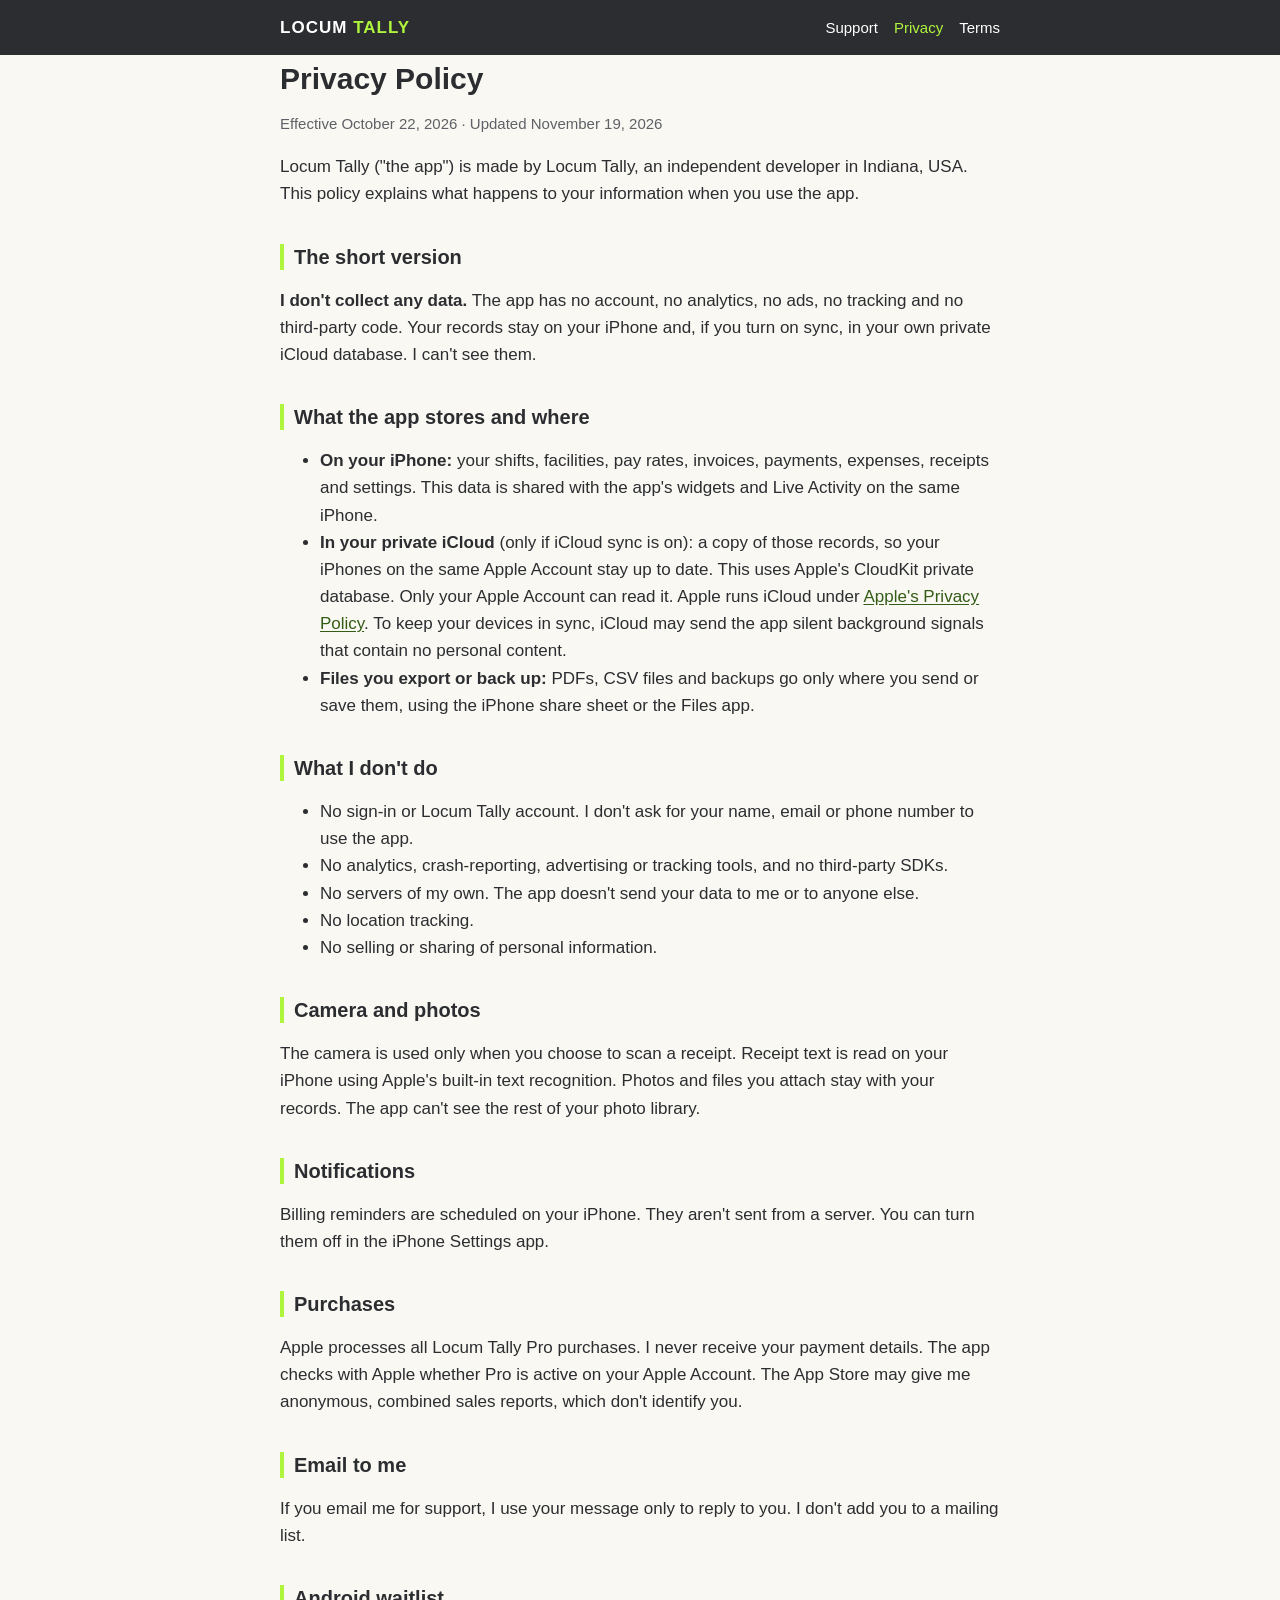
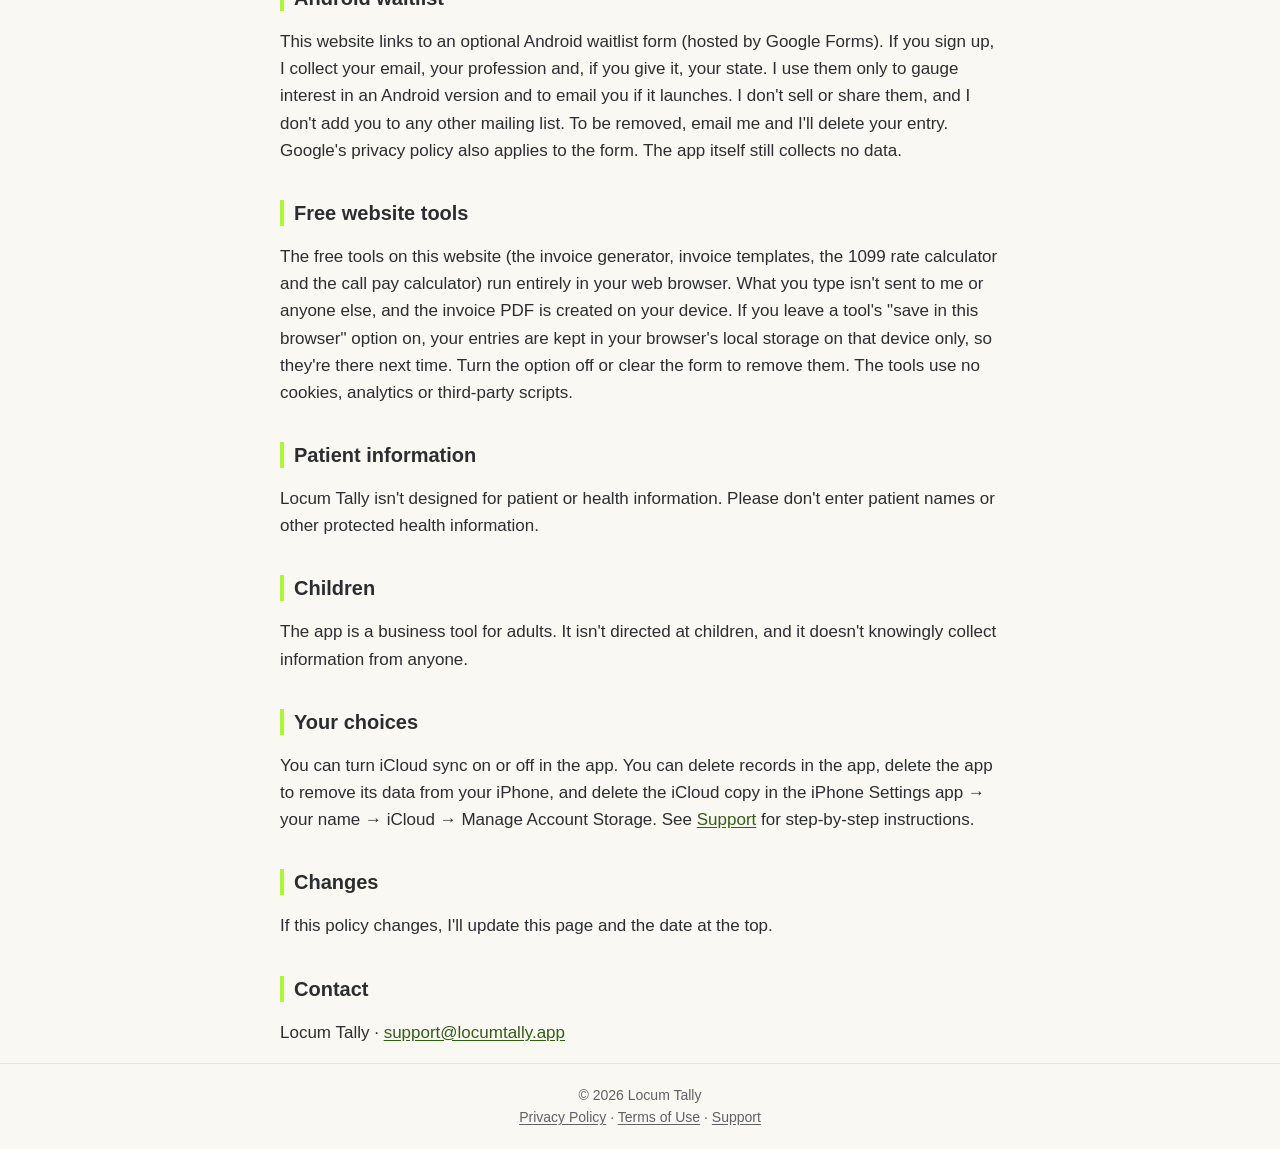
<file: privacy.html>
<!doctype html>
<html lang="en">
<head>
<meta charset="utf-8">
<meta name="viewport" content="width=device-width, initial-scale=1">
<title>Privacy Policy · Locum Tally</title>
<meta name="description" content="Locum Tally doesn't collect data. Records stay on your iPhone and in your private iCloud.">
<meta name="theme-color" content="#2B2D31">
<link rel="icon" href="img/icon-180.png">
<link rel="apple-touch-icon" href="img/icon-180.png">
<link rel="stylesheet" href="style.css">
</head>
<body>
<header><div class="wrap"><a class="brand" href="index.html">LOCUM <span>TALLY</span></a><nav aria-label="Site"><a href="support.html">Support</a><a href="privacy.html" aria-current="page">Privacy</a><a href="terms.html">Terms</a></nav></div></header>
<main class="wrap">
<h1>Privacy Policy</h1>
<p class="muted">Effective October 22, 2026 · Updated November 19, 2026</p>
<p>Locum Tally ("the app") is made by Locum Tally, an independent developer in Indiana, USA. This policy explains what happens to your information when you use the app.</p>

<h2>The short version</h2>
<p><strong>I don't collect any data.</strong> The app has no account, no analytics, no ads, no tracking and no third-party code. Your records stay on your iPhone and, if you turn on sync, in your own private iCloud database. I can't see them.</p>

<h2>What the app stores and where</h2>
<ul>
<li><strong>On your iPhone:</strong> your shifts, facilities, pay rates, invoices, payments, expenses, receipts and settings. This data is shared with the app's widgets and Live Activity on the same iPhone.</li>
<li><strong>In your private iCloud</strong> (only if iCloud sync is on): a copy of those records, so your iPhones on the same Apple Account stay up to date. This uses Apple's CloudKit private database. Only your Apple Account can read it. Apple runs iCloud under <a href="https://www.apple.com/legal/privacy/">Apple's Privacy Policy</a>. To keep your devices in sync, iCloud may send the app silent background signals that contain no personal content.</li>
<li><strong>Files you export or back up:</strong> PDFs, CSV files and backups go only where you send or save them, using the iPhone share sheet or the Files app.</li>
</ul>

<h2>What I don't do</h2>
<ul>
<li>No sign-in or Locum Tally account. I don't ask for your name, email or phone number to use the app.</li>
<li>No analytics, crash-reporting, advertising or tracking tools, and no third-party SDKs.</li>
<li>No servers of my own. The app doesn't send your data to me or to anyone else.</li>
<li>No location tracking.</li>
<li>No selling or sharing of personal information.</li>
</ul>

<h2>Camera and photos</h2>
<p>The camera is used only when you choose to scan a receipt. Receipt text is read on your iPhone using Apple's built-in text recognition. Photos and files you attach stay with your records. The app can't see the rest of your photo library.</p>

<h2>Notifications</h2>
<p>Billing reminders are scheduled on your iPhone. They aren't sent from a server. You can turn them off in the iPhone Settings app.</p>

<h2>Purchases</h2>
<p>Apple processes all Locum Tally Pro purchases. I never receive your payment details. The app checks with Apple whether Pro is active on your Apple Account. The App Store may give me anonymous, combined sales reports, which don't identify you.</p>

<h2>Email to me</h2>
<p>If you email me for support, I use your message only to reply to you. I don't add you to a mailing list.</p>

<h2>Android waitlist</h2>
<p>This website links to an optional Android waitlist form (hosted by Google Forms). If you sign up, I collect your email, your profession and, if you give it, your state. I use them only to gauge interest in an Android version and to email you if it launches. I don't sell or share them, and I don't add you to any other mailing list. To be removed, email me and I'll delete your entry. Google's privacy policy also applies to the form. The app itself still collects no data.</p>

<h2>Free website tools</h2>
<p>The free tools on this website (the invoice generator, invoice templates, the 1099 rate calculator and the call pay calculator) run entirely in your web browser. What you type isn't sent to me or anyone else, and the invoice PDF is created on your device. If you leave a tool's "save in this browser" option on, your entries are kept in your browser's local storage on that device only, so they're there next time. Turn the option off or clear the form to remove them. The tools use no cookies, analytics or third-party scripts.</p>

<h2>Patient information</h2>
<p>Locum Tally isn't designed for patient or health information. Please don't enter patient names or other protected health information.</p>

<h2>Children</h2>
<p>The app is a business tool for adults. It isn't directed at children, and it doesn't knowingly collect information from anyone.</p>

<h2>Your choices</h2>
<p>You can turn iCloud sync on or off in the app. You can delete records in the app, delete the app to remove its data from your iPhone, and delete the iCloud copy in the iPhone Settings app → your name → iCloud → Manage Account Storage. See <a href="support.html">Support</a> for step-by-step instructions.</p>

<h2>Changes</h2>
<p>If this policy changes, I'll update this page and the date at the top.</p>

<h2>Contact</h2>
<p>Locum Tally · <a href="mailto:support@locumtally.app">support@locumtally.app</a></p>
</main>
<footer>© 2026 Locum Tally<br><a href="privacy.html">Privacy Policy</a> · <a href="terms.html">Terms of Use</a> · <a href="support.html">Support</a></footer>
</body>
</html>
</file>
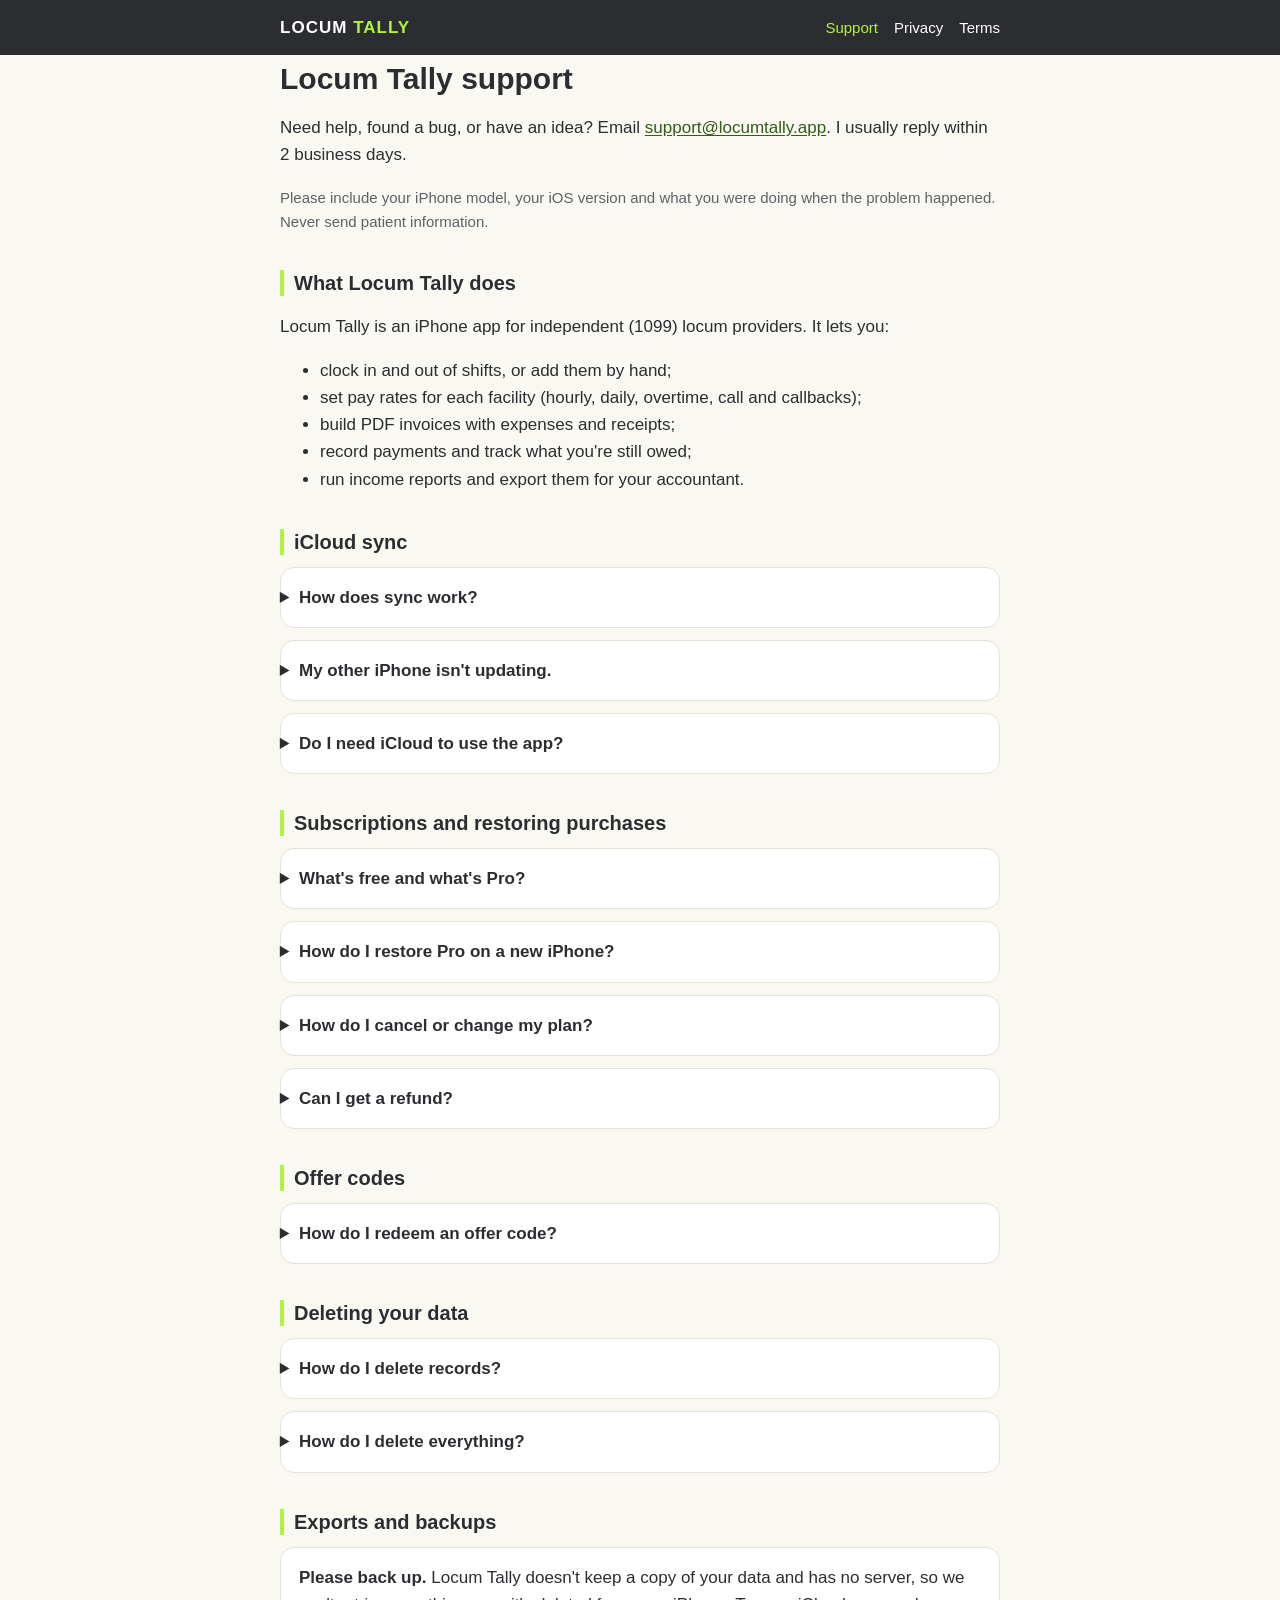
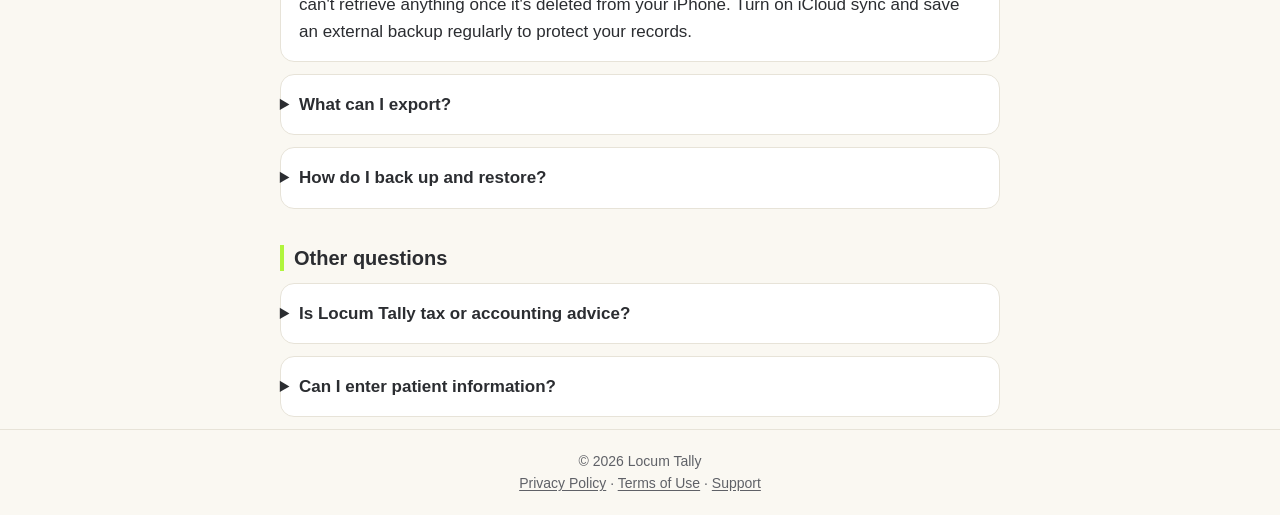
<file: support.html>
<!doctype html>
<html lang="en">
<head>
<meta charset="utf-8">
<meta name="viewport" content="width=device-width, initial-scale=1">
<title>Support · Locum Tally</title>
<meta name="description" content="Help with Locum Tally: iCloud sync, subscriptions, offer codes, deleting data, exports and backups.">
<meta name="theme-color" content="#2B2D31">
<link rel="icon" href="img/icon-180.png">
<link rel="apple-touch-icon" href="img/icon-180.png">
<link rel="stylesheet" href="style.css">
</head>
<body>
<header><div class="wrap"><a class="brand" href="index.html">LOCUM <span>TALLY</span></a><nav aria-label="Site"><a href="support.html" aria-current="page">Support</a><a href="privacy.html">Privacy</a><a href="terms.html">Terms</a></nav></div></header>
<main class="wrap">
<h1>Locum Tally support</h1>
<p>Need help, found a bug, or have an idea? Email <a href="mailto:support@locumtally.app?subject=Locum%20Tally%20support">support@locumtally.app</a>. I usually reply within 2 business days.</p>
<p class="muted">Please include your iPhone model, your iOS version and what you were doing when the problem happened. Never send patient information.</p>

<h2>What Locum Tally does</h2>
<p>Locum Tally is an iPhone app for independent (1099) locum providers. It lets you:</p>
<ul>
<li>clock in and out of shifts, or add them by hand;</li>
<li>set pay rates for each facility (hourly, daily, overtime, call and callbacks);</li>
<li>build PDF invoices with expenses and receipts;</li>
<li>record payments and track what you're still owed;</li>
<li>run income reports and export them for your accountant.</li>
</ul>

<h2>iCloud sync</h2>
<details class="card"><summary>How does sync work?</summary>
<p>Sync uses your own private iCloud database. It keeps your iPhones that are signed in to the same Apple Account up to date. Turn it on or off in Settings → iCloud sync. Sync is free.</p>
<p>I can't see your synced data, and neither can anyone else.</p></details>
<details class="card"><summary>My other iPhone isn't updating.</summary>
<ul><li>Check that both phones are signed in to the same Apple Account and that iCloud Drive is on (Settings → your name → iCloud).</li>
<li>Open Locum Tally on both phones, then tap <strong>Sync now</strong> in Settings → iCloud sync.</li>
<li>If iCloud storage is full, sync pauses until you free up space.</li>
<li>If the app says some changes conflict or are waiting, open it on the other phone so the related records can arrive. Nothing is deleted while it waits.</li></ul></details>
<details class="card"><summary>Do I need iCloud to use the app?</summary>
<p>No. Without iCloud, everything stays on this iPhone. Save an external backup now and then (see below).</p></details>

<h2>Subscriptions and restoring purchases</h2>
<details class="card"><summary>What's free and what's Pro?</summary>
<p>Free: the time clock, widgets and Live Activity, 1 active facility, 1 invoice a month, the PDF income report, iCloud sync and backups.</p>
<p>Locum Tally Pro adds unlimited facilities and invoices, QuickBooks and CSV exports, and receipt scanning with the camera. It costs $9.99 a month or $79.99 a year in the US, with a 2-week free trial.</p></details>
<details class="card"><summary>How do I restore Pro on a new iPhone?</summary>
<p>Sign in with the same Apple Account you used to subscribe. Open the Pro screen and tap <strong>Restore Purchases</strong>.</p></details>
<details class="card"><summary>How do I cancel or change my plan?</summary>
<p>In the app, open the Pro screen and tap <strong>Manage subscription</strong>. Or go to the iPhone Settings app → your name → Subscriptions → Locum Tally.</p>
<p>To avoid being charged, cancel at least 24 hours before the trial or the current period ends. Pro stays on until the end of the period you've paid for.</p></details>
<details class="card"><summary>Can I get a refund?</summary>
<p>Apple handles all payments, so refunds come from Apple. Request one at <a href="https://reportaproblem.apple.com">reportaproblem.apple.com</a>.</p></details>

<h2>Offer codes</h2>
<details class="card"><summary>How do I redeem an offer code?</summary>
<p>In the app, tap <strong>Redeem a code</strong> on the Pro screen or in Settings, then enter your code. Apple shows the offer and handles the purchase.</p>
<p>You can also redeem a code in the App Store app: tap your profile picture, then Redeem Gift Card or Code.</p></details>

<h2>Deleting your data</h2>
<details class="card"><summary>How do I delete records?</summary>
<p>Swipe left on a shift, expense or invoice to delete it. Invoices you've already sent can only be deleted if they were made by mistake. This keeps your billing history accurate. You can archive a facility you no longer work with.</p></details>
<details class="card"><summary>How do I delete everything?</summary>
<ul><li><strong>On your iPhone:</strong> delete the Locum Tally app. This removes its data from that iPhone, including the widgets.</li>
<li><strong>In iCloud:</strong> go to the iPhone Settings app → your name → iCloud → Manage Account Storage (or Storage) → Locum Tally, then delete its data. Turning sync off alone doesn't remove the iCloud copy.</li>
<li><strong>Backups and exports</strong> you saved are files you control. Delete them in the Files app or wherever you saved them.</li></ul>
<p>There's no Locum Tally account and no server copy, so you don't need to ask me to delete anything.</p></details>

<h2>Exports and backups</h2>
<p class="card"><strong>Please back up.</strong> Locum Tally doesn't keep a copy of your data and has no server, so we can't retrieve anything once it's deleted from your iPhone. Turn on iCloud sync and save an external backup regularly to protect your records.</p>
<details class="card"><summary>What can I export?</summary>
<ul><li><strong>Free:</strong> PDF invoices and invoice packets with receipts, and the PDF income report.</li>
<li><strong>Pro:</strong> an accountant package, an Excel-ready CSV, a payment reconciliation CSV, a QuickBooks Online CSV and a QuickBooks Desktop (IIF) file.</li></ul>
<p>Exports open the iPhone share sheet, so you can save to Files, AirDrop, email or print. Live QuickBooks sync isn't available yet.</p></details>
<details class="card"><summary>How do I back up and restore?</summary>
<p>Go to Settings → Backup &amp; recovery → <strong>Save external backup</strong>. This saves everything, including receipts, to Files or iCloud Drive. To restore, choose <strong>Import external backup</strong>. The app also keeps your last five saves on this iPhone as automatic recovery copies.</p></details>

<h2>Other questions</h2>
<details class="card"><summary>Is Locum Tally tax or accounting advice?</summary>
<p>No. It's a record-keeping tool. Check your taxes, invoices and contracts with a qualified professional.</p></details>
<details class="card"><summary>Can I enter patient information?</summary>
<p>No. Please don't. Locum Tally is for your own business records, not patient records.</p></details>
</main>
<footer>© 2026 Locum Tally<br><a href="privacy.html">Privacy Policy</a> · <a href="terms.html">Terms of Use</a> · <a href="support.html">Support</a></footer>
</body>
</html>
</file>
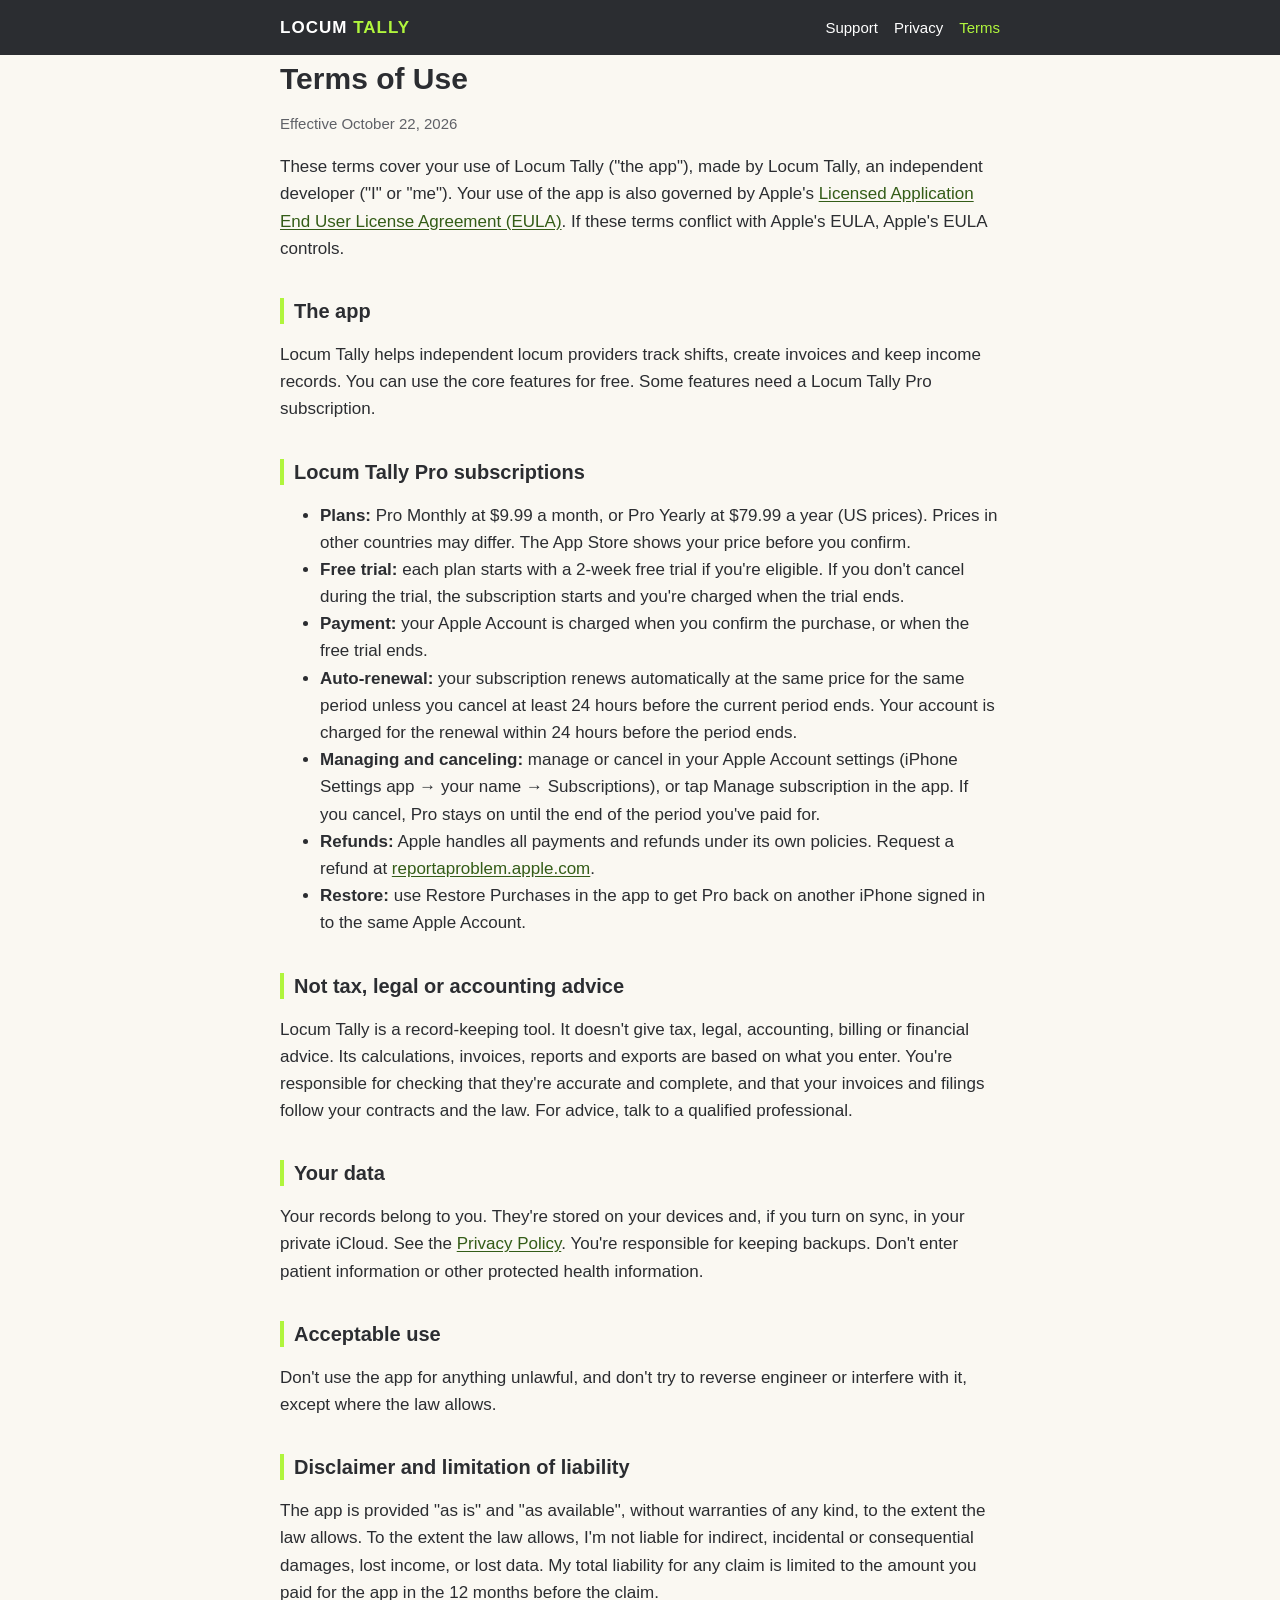
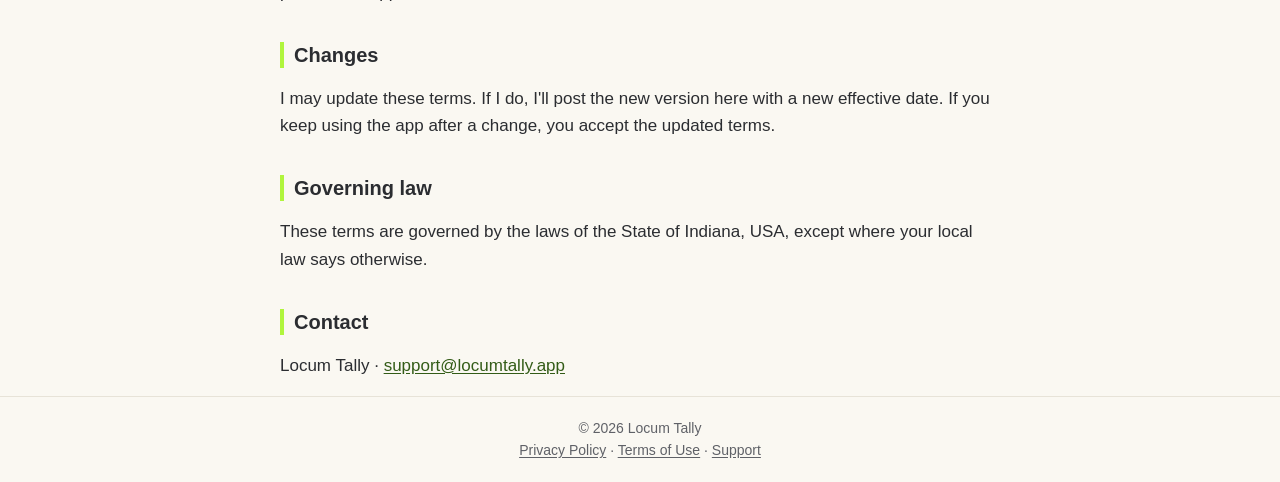
<file: terms.html>
<!doctype html>
<html lang="en">
<head>
<meta charset="utf-8">
<meta name="viewport" content="width=device-width, initial-scale=1">
<title>Terms of Use · Locum Tally</title>
<meta name="description" content="Terms of Use for Locum Tally and Locum Tally Pro subscriptions.">
<meta name="theme-color" content="#2B2D31">
<link rel="icon" href="img/icon-180.png">
<link rel="apple-touch-icon" href="img/icon-180.png">
<link rel="stylesheet" href="style.css">
</head>
<body>
<header><div class="wrap"><a class="brand" href="index.html">LOCUM <span>TALLY</span></a><nav aria-label="Site"><a href="support.html">Support</a><a href="privacy.html">Privacy</a><a href="terms.html" aria-current="page">Terms</a></nav></div></header>
<main class="wrap">
<h1>Terms of Use</h1>
<p class="muted">Effective October 22, 2026</p>
<p>These terms cover your use of Locum Tally ("the app"), made by Locum Tally, an independent developer ("I" or "me"). Your use of the app is also governed by Apple's <a href="https://www.apple.com/legal/internet-services/itunes/dev/stdeula/">Licensed Application End User License Agreement (EULA)</a>. If these terms conflict with Apple's EULA, Apple's EULA controls.</p>

<h2>The app</h2>
<p>Locum Tally helps independent locum providers track shifts, create invoices and keep income records. You can use the core features for free. Some features need a Locum Tally Pro subscription.</p>

<h2>Locum Tally Pro subscriptions</h2>
<ul>
<li><strong>Plans:</strong> Pro Monthly at $9.99 a month, or Pro Yearly at $79.99 a year (US prices). Prices in other countries may differ. The App Store shows your price before you confirm.</li>
<li><strong>Free trial:</strong> each plan starts with a 2-week free trial if you're eligible. If you don't cancel during the trial, the subscription starts and you're charged when the trial ends.</li>
<li><strong>Payment:</strong> your Apple Account is charged when you confirm the purchase, or when the free trial ends.</li>
<li><strong>Auto-renewal:</strong> your subscription renews automatically at the same price for the same period unless you cancel at least 24 hours before the current period ends. Your account is charged for the renewal within 24 hours before the period ends.</li>
<li><strong>Managing and canceling:</strong> manage or cancel in your Apple Account settings (iPhone Settings app → your name → Subscriptions), or tap Manage subscription in the app. If you cancel, Pro stays on until the end of the period you've paid for.</li>
<li><strong>Refunds:</strong> Apple handles all payments and refunds under its own policies. Request a refund at <a href="https://reportaproblem.apple.com">reportaproblem.apple.com</a>.</li>
<li><strong>Restore:</strong> use Restore Purchases in the app to get Pro back on another iPhone signed in to the same Apple Account.</li>
</ul>

<h2>Not tax, legal or accounting advice</h2>
<p>Locum Tally is a record-keeping tool. It doesn't give tax, legal, accounting, billing or financial advice. Its calculations, invoices, reports and exports are based on what you enter. You're responsible for checking that they're accurate and complete, and that your invoices and filings follow your contracts and the law. For advice, talk to a qualified professional.</p>

<h2>Your data</h2>
<p>Your records belong to you. They're stored on your devices and, if you turn on sync, in your private iCloud. See the <a href="privacy.html">Privacy Policy</a>. You're responsible for keeping backups. Don't enter patient information or other protected health information.</p>

<h2>Acceptable use</h2>
<p>Don't use the app for anything unlawful, and don't try to reverse engineer or interfere with it, except where the law allows.</p>

<h2>Disclaimer and limitation of liability</h2>
<p>The app is provided "as is" and "as available", without warranties of any kind, to the extent the law allows. To the extent the law allows, I'm not liable for indirect, incidental or consequential damages, lost income, or lost data. My total liability for any claim is limited to the amount you paid for the app in the 12 months before the claim.</p>

<h2>Changes</h2>
<p>I may update these terms. If I do, I'll post the new version here with a new effective date. If you keep using the app after a change, you accept the updated terms.</p>

<h2>Governing law</h2>
<p>These terms are governed by the laws of the State of Indiana, USA, except where your local law says otherwise.</p>

<h2>Contact</h2>
<p>Locum Tally · <a href="mailto:support@locumtally.app">support@locumtally.app</a></p>
</main>
<footer>© 2026 Locum Tally<br><a href="privacy.html">Privacy Policy</a> · <a href="terms.html">Terms of Use</a> · <a href="support.html">Support</a></footer>
</body>
</html>
</file>
<file: site.css>
/* Locum Tally marketing pages (index + guides). Legacy pages keep style.css. */
@font-face{font-family:"Inter";src:url("fonts/inter-var-latin.woff2") format("woff2");font-weight:400 800;font-style:normal;font-display:swap}
:root{--bg:#1F2023;--bg2:#2B2D30;--card:#37393D;--line:#45474C;--text:#F4F4F2;--soft:#D5D6D8;--muted:#AEB0B2;--lime:#BFF35F;--lime-ink:#1F2023;--radius:20px}
*{box-sizing:border-box}
html{-webkit-text-size-adjust:100%;scroll-behavior:smooth}
@media (prefers-reduced-motion:reduce){html{scroll-behavior:auto}}
body{margin:0;background:var(--bg);color:var(--text);font:17px/1.6 "Inter",-apple-system,BlinkMacSystemFont,"Segoe UI",Roboto,Helvetica,Arial,sans-serif;font-feature-settings:"cv11","ss01"}
img{max-width:100%;height:auto;display:block}
a{color:var(--lime);text-underline-offset:3px}
a:focus-visible,button:focus-visible,summary:focus-visible{outline:3px solid var(--lime);outline-offset:3px;border-radius:6px}
.skip{position:absolute;left:-999px;top:8px;background:var(--lime);color:var(--lime-ink);padding:8px 14px;border-radius:8px;font-weight:700;z-index:10}
.skip:focus{left:8px}
.wrap{max-width:1120px;margin:0 auto;padding:0 20px}
.narrow{max-width:760px}
/* header */
.site-header{position:sticky;top:0;z-index:5;background:rgba(31,32,35,.92);backdrop-filter:saturate(1.4) blur(10px);-webkit-backdrop-filter:saturate(1.4) blur(10px);border-bottom:1px solid var(--line)}
.site-header .wrap{display:flex;align-items:center;justify-content:space-between;gap:12px;min-height:60px}
.brand{display:flex;align-items:center;gap:10px;font-weight:800;letter-spacing:.06em;color:var(--text);text-decoration:none;font-size:16px;white-space:nowrap}
.brand img{width:30px;height:30px;border-radius:8px}
.brand span{color:var(--lime)}
.site-nav{display:flex;align-items:center;gap:18px;font-size:15px}
.site-nav a{color:var(--soft);text-decoration:none}
.site-nav a:hover,.site-nav a[aria-current]{color:var(--lime)}
.site-nav .nav-cta{white-space:nowrap;background:var(--lime);color:var(--lime-ink);font-weight:700;padding:7px 14px;border-radius:999px}
.site-nav .nav-cta:hover{color:var(--lime-ink);filter:brightness(1.05)}
@media (max-width:720px){.site-nav .opt{display:none}.site-nav{gap:14px}}
@media (max-width:420px){.site-nav a:not(.nav-cta){display:none}.brand{font-size:15px}}
/* type */
h1,h2,h3{line-height:1.15;letter-spacing:-.02em;margin:0 0 .5em}
h1{font-size:clamp(34px,6vw,58px);font-weight:800}
h2{font-size:clamp(26px,3.6vw,38px);font-weight:800}
h3{font-size:20px;font-weight:700;letter-spacing:-.01em}
p{margin:0 0 1em}
.lead{font-size:clamp(18px,2.1vw,21px);color:var(--soft);max-width:36em}
.eyebrow{display:inline-block;color:var(--lime);font-weight:700;letter-spacing:.1em;font-size:13px;text-transform:uppercase;margin:0 0 14px}
.muted{color:var(--muted)}
.small{font-size:14px}
.lime{color:var(--lime)}
/* hero */
.hero{padding:56px 0 40px;overflow:hidden}
.hero .wrap{display:grid;grid-template-columns:1.15fr .85fr;gap:40px;align-items:center}
.hero h1 .lime{display:block}
.cta-row{display:flex;flex-wrap:wrap;align-items:center;gap:14px 18px;margin:26px 0 10px}
.badge{display:inline-block;line-height:0;border-radius:10px}
.badge img{height:54px;width:auto}
.cta-note{font-size:14px;color:var(--muted)}
.hero-points{display:flex;flex-wrap:wrap;gap:8px;margin:18px 0 0;padding:0;list-style:none}
.hero-points li{font-size:14px;color:var(--soft);background:var(--bg2);border:1px solid var(--line);border-radius:999px;padding:5px 12px}
.hero-visual{position:relative;display:flex;justify-content:center}
.hero-visual:before{content:"";position:absolute;inset:10% 5% 0;background:radial-gradient(closest-side,rgba(191,243,95,.28),transparent);filter:blur(10px)}
/* phone frame */
.phone{position:relative;width:100%;max-width:300px;border-radius:44px;padding:10px;background:#0E0F10;box-shadow:0 0 0 1.5px #4A4C51,0 30px 60px rgba(0,0,0,.45)}
.phone img{border-radius:34px;width:100%;aspect-ratio:600/1304;object-fit:cover;background:#2B2D30}
.phone.sm{max-width:240px;border-radius:36px;padding:8px}
.phone.sm img{border-radius:28px}
/* sections */
section{padding:64px 0}
.band{background:var(--bg2);border-top:1px solid var(--line);border-bottom:1px solid var(--line)}
.section-head{max-width:720px;margin-bottom:34px}
.steps{display:grid;grid-template-columns:repeat(3,1fr);gap:22px;counter-reset:s}
.step{background:var(--card);border-radius:var(--radius);padding:22px;display:flex;flex-direction:column;gap:16px}
.step .num{counter-increment:s;width:34px;height:34px;border-radius:50%;background:var(--lime);color:var(--lime-ink);font-weight:800;display:grid;place-items:center}
.step .num:before{content:counter(s)}
.step p{color:var(--soft);margin:0}
.step .phone{margin:4px auto 0}
.feature{display:grid;grid-template-columns:1fr 1fr;gap:48px;align-items:center;padding:28px 0}
.feature.flip .feature-text{order:2}
.feature-text ul{padding:0;margin:14px 0 0;list-style:none}
.feature-text li{position:relative;padding:7px 0 7px 30px;color:var(--soft)}
.feature-text li:before{content:"";position:absolute;left:0;top:13px;width:16px;height:16px;border-radius:50%;background:var(--lime);box-shadow:inset 0 0 0 4px var(--card)}
.feature .phone{margin:0 auto}
.grid3{display:grid;grid-template-columns:repeat(3,1fr);gap:18px}
.card{background:var(--card);border-radius:var(--radius);padding:22px}
.card p{color:var(--soft);margin:0}
.card h3{margin-bottom:8px}
.who{display:flex;flex-wrap:wrap;gap:10px;padding:0;list-style:none;margin:18px 0 0}
.who li{background:var(--card);border-radius:999px;padding:8px 16px;font-weight:600}
.rules{background:var(--card);border:1px solid var(--line);border-radius:var(--radius);padding:24px;max-width:420px;width:100%;margin:0 auto;box-shadow:0 30px 60px rgba(0,0,0,.35)}
.rules-title{font-weight:800;font-size:19px;margin:0 0 12px;display:flex;justify-content:space-between;align-items:center}
.rules-title span{font-size:12px;font-weight:700;letter-spacing:.06em;text-transform:uppercase;color:var(--muted);border:1px solid var(--line);border-radius:999px;padding:2px 10px}
.rules dl{margin:0}
.rules dl div{display:flex;justify-content:space-between;gap:16px;padding:11px 0;border-top:1px solid var(--line)}
.rules dt{color:var(--muted)}
.rules dd{margin:0;font-weight:700;text-align:right}
.rules dl div:nth-child(2) dd,.rules dl div:nth-child(6) dd{color:var(--lime)}
/* pricing */
.plans{display:grid;grid-template-columns:1fr 1fr;gap:20px;max-width:880px}
.plan{background:var(--card);border-radius:var(--radius);padding:26px;border:1px solid var(--line)}
.plan.pro{border:2px solid var(--lime)}
.plan .price{font-size:34px;font-weight:800;letter-spacing:-.02em;margin:4px 0 2px}
.plan .per{color:var(--muted);font-size:15px}
.plan ul{padding-left:20px;margin:16px 0 0;color:var(--soft)}
.plan li{margin:6px 0}
.tag{display:inline-block;background:var(--lime);color:var(--lime-ink);font-size:12px;font-weight:800;letter-spacing:.06em;text-transform:uppercase;padding:3px 10px;border-radius:999px;margin-left:8px;vertical-align:middle}
/* founder */
.founder{display:grid;grid-template-columns:auto 1fr;gap:24px;align-items:start;max-width:820px}
.founder img{width:84px;height:84px;border-radius:20px}
blockquote{margin:0;font-size:20px;line-height:1.5;color:var(--text)}
/* faq */
.faq details{background:var(--card);border-radius:16px;padding:0 20px;margin:0 0 12px}
.faq summary{cursor:pointer;font-weight:700;padding:18px 28px 18px 0;list-style:none;position:relative}
.faq summary::-webkit-details-marker{display:none}
.faq summary:after{content:"+";position:absolute;right:0;top:14px;font-size:24px;color:var(--lime);font-weight:400}
.faq details[open] summary:after{content:"\2212"}
.faq details>div{padding:0 0 18px;color:var(--soft)}
.faq details>div p:last-child{margin:0}
/* final cta */
.final{text-align:center}
.final .cta-row{justify-content:center}
/* article pages */
.article{padding:44px 0 24px}
.article h1{font-size:clamp(32px,5vw,48px)}
.article h2{font-size:clamp(24px,3vw,30px);margin-top:1.8em}
.article h3{margin-top:1.4em}
.article p,.article li{color:var(--soft)}
.article li{margin:6px 0}
.article strong{color:var(--text)}
.crumbs{font-size:14px;color:var(--muted);margin-bottom:18px}
.crumbs a{color:var(--muted)}
.meta{font-size:14px;color:var(--muted);margin:-4px 0 26px}
.toc{background:var(--bg2);border:1px solid var(--line);border-radius:16px;padding:18px 22px;margin:24px 0}
.toc p{margin:0 0 6px;font-weight:700;color:var(--text)}
.toc ol{margin:0;padding-left:20px}
.note{border-left:4px solid var(--lime);background:var(--bg2);padding:14px 18px;border-radius:0 12px 12px 0;margin:22px 0}
.note p{margin:0}
.table-wrap{overflow-x:auto;margin:16px 0 22px;border-radius:14px;border:1px solid var(--line)}
table{border-collapse:collapse;width:100%;font-size:15px;min-width:520px}
th,td{text-align:left;padding:10px 14px;border-bottom:1px solid var(--line);vertical-align:top}
th{background:var(--bg2);color:var(--text);font-weight:700}
td{color:var(--soft)}
tr:last-child td{border-bottom:0}
table.fit{min-width:0}
td:first-child{white-space:nowrap}
td.num,th.num{white-space:nowrap;text-align:right;font-variant-numeric:tabular-nums}
pre.template{background:#141517;border:1px solid var(--line);border-radius:14px;padding:18px;overflow-x:auto;font:14px/1.55 ui-monospace,SFMono-Regular,Menlo,Consolas,monospace;color:#E6E7E3;white-space:pre}
.inline-cta{display:grid;grid-template-columns:1fr auto;gap:20px;align-items:center;background:var(--card);border:1px solid var(--line);border-radius:var(--radius);padding:22px;margin:30px 0}
.inline-cta p{margin:0;color:var(--soft)}
.inline-cta h3{margin:0 0 6px}
.disclaimer{font-size:14px;color:var(--muted);border-top:1px solid var(--line);padding-top:18px;margin-top:36px}
.related{display:grid;grid-template-columns:repeat(auto-fit,minmax(220px,1fr));gap:14px;margin:18px 0}
.related a{display:block;background:var(--card);border-radius:16px;padding:16px 18px;text-decoration:none;color:var(--text);font-weight:700}
.related a span{display:block;font-weight:400;color:var(--muted);font-size:14px;margin-top:4px}
.related a:hover{outline:1px solid var(--lime)}
/* footer */
.site-footer{border-top:1px solid var(--line);padding:36px 0 44px;color:var(--muted);font-size:14px}
.site-footer .wrap{display:grid;grid-template-columns:1.4fr 1fr 1fr 1fr;gap:28px}
.site-footer h2{font-size:13px;letter-spacing:.1em;text-transform:uppercase;color:var(--soft);margin:0 0 10px}
.site-footer ul{list-style:none;padding:0;margin:0}
.site-footer li{margin:6px 0}
.site-footer a{color:var(--muted)}
.site-footer a:hover{color:var(--lime)}
/* responsive */
@media (max-width:900px){
 .hero .wrap{grid-template-columns:1fr;gap:28px}
 .hero{padding-top:36px}
 .hero-visual .phone{max-width:250px}
 .steps,.grid3{grid-template-columns:1fr}
 .step{flex-direction:column}
 .feature,.feature.flip{grid-template-columns:1fr;gap:24px}
 .feature.flip .feature-text{order:0}
 .plans{grid-template-columns:1fr}
 .site-footer .wrap{grid-template-columns:1fr 1fr}
 .site-footer .about{grid-column:1/-1}
}
@media (max-width:560px){
 body{font-size:16px}
 section{padding:48px 0}
 .badge img{height:50px}
 .founder{grid-template-columns:1fr}
 .inline-cta{grid-template-columns:1fr}
 .step .phone{max-width:200px}
}
.btn{display:inline-block;background:var(--lime);color:var(--lime-ink);font-weight:700;padding:12px 22px;border-radius:999px;text-decoration:none}
.btn:hover{color:var(--lime-ink);filter:brightness(1.05)}
#android .cta-row{justify-content:center}
.android-cta{display:inline-flex;align-items:center;gap:10px;height:54px;box-sizing:border-box;padding:0 16px;border:1px solid #a6a6a6;border-radius:10px;background:#000;color:#fff;text-decoration:none;line-height:1.1}
.android-cta svg{color:#3ddc84;flex:none}
.android-cta span{display:flex;flex-direction:column;font-weight:600;font-size:17px}
.android-cta small{font-size:11px;font-weight:500;opacity:.85}
.android-cta:hover{color:#fff;border-color:#fff}
@media (max-width:600px){.android-cta{height:50px}}
.hero .cta-note{display:block;margin:0}
@media (max-width:600px){.hero .cta-row{gap:10px;flex-wrap:nowrap}.hero .badge img{height:44px}.hero .android-cta{height:44px;padding:0 10px;gap:7px}.hero .android-cta svg{width:20px;height:20px}.hero .android-cta span{font-size:14px}.hero .android-cta small{font-size:10px}}
/* downloads (templates) */
.dl-grid{display:grid;grid-template-columns:repeat(auto-fit,minmax(170px,1fr));gap:12px;margin:16px 0 8px}
.dl{display:flex;flex-direction:column;gap:4px;background:var(--card);border:1px solid var(--line);border-radius:16px;padding:16px;text-decoration:none;color:var(--text);font-weight:800}
.dl span{font-weight:400;font-size:14px;color:var(--muted)}
.dl:hover{border-color:var(--lime)}
.dl .fmt{display:inline-block;width:max-content;font-size:12px;font-weight:800;letter-spacing:.06em;color:var(--lime-ink);background:var(--lime);border-radius:6px;padding:2px 8px}
</file>
<file: tools.css>
/* Locum Tally free tools (generator + calculators). Loaded only on tool pages. */
.tool-page{padding:36px 0 24px}
.tool-page h1{font-size:clamp(32px,5vw,48px)}
.tool-page .intro{max-width:760px}
.privacy-pill{display:inline-flex;align-items:center;gap:8px;font-size:14px;color:var(--soft);background:var(--bg2);border:1px solid var(--line);border-radius:999px;padding:6px 14px;margin:4px 0 18px}
.privacy-pill:before{content:"";width:9px;height:9px;border-radius:50%;background:var(--lime)}
.tool{background:var(--bg2);border:1px solid var(--line);border-radius:var(--radius);padding:22px;margin:18px 0}
.tool fieldset{border:0;margin:0 0 22px;padding:0;min-width:0}
.tool legend,.tool h2.t{font-size:18px;font-weight:800;margin:0 0 12px;padding:0;letter-spacing:-.01em}
.fgrid{display:grid;grid-template-columns:repeat(auto-fit,minmax(200px,1fr));gap:12px 16px}
@media (max-width:560px){.fgrid{grid-template-columns:repeat(auto-fit,minmax(140px,1fr))}}
.fgrid.two{grid-template-columns:repeat(2,minmax(0,1fr))}
.field{display:flex;flex-direction:column;gap:5px;min-width:0}
.field>span,.field>label{font-size:14px;font-weight:600;color:var(--soft)}
.field small,.hint{font-size:13px;color:var(--muted)}
.tool input,.tool select,.tool textarea{width:100%;min-height:44px;font:inherit;font-size:16px;color:var(--text);background:#141517;border:1px solid #5A5C61;border-radius:10px;padding:9px 11px}
.tool textarea{min-height:76px;resize:vertical}
.tool input[type=checkbox],.tool input[type=radio]{width:20px;height:20px;min-height:0;accent-color:var(--lime);margin:0}
.tool input:focus-visible,.tool select:focus-visible,.tool textarea:focus-visible,.tool input[type=date]:focus-within,.tool input[type=time]:focus-within{outline:3px solid var(--lime);outline-offset:1px}
.tool [aria-invalid=true]{border-color:#FF8A80;background:#2A1615}
.ferr{font-size:13px;color:#FFB4AB;min-height:0}
.ferr:empty{display:none}
.check{display:flex;align-items:center;gap:10px;font-size:15px;color:var(--soft);min-height:44px}
.seg{display:flex;flex-wrap:wrap;gap:8px;margin:0 0 16px}
.seg label{display:flex;align-items:center;gap:8px;background:var(--card);border:1px solid var(--line);border-radius:999px;padding:8px 14px;cursor:pointer;font-weight:600}
.seg label:has(input:checked){border-color:var(--lime)}
/* line item rows */
.rows{display:flex;flex-direction:column;gap:8px}
.rhead,.row{display:grid;gap:8px;align-items:start}
.rhead{font-size:13px;font-weight:700;color:var(--muted);text-transform:uppercase;letter-spacing:.06em;padding:0 2px}
.inv-lines .rhead,.inv-lines .row{grid-template-columns:150px minmax(0,1fr) 96px 120px 118px 44px}
.inv-exp .rhead,.inv-exp .row{grid-template-columns:150px minmax(0,1fr) 140px 44px}
.pay-rows .rhead,.pay-rows .row{grid-template-columns:100px 148px 136px 136px minmax(0,1fr) 112px 44px}
.row .c{display:flex;flex-direction:column;gap:4px;min-width:0}
.row .lbl{position:absolute;width:1px;height:1px;overflow:hidden;clip:rect(0 0 0 0);white-space:nowrap}
.row .amt{min-height:44px;display:flex;align-items:center;justify-content:flex-end;font-weight:700;font-variant-numeric:tabular-nums}
.row .detail{grid-column:1/-1;font-size:13px;color:var(--muted);margin:-2px 2px 4px}
.icon-btn{width:44px;height:44px;border-radius:10px;border:1px solid var(--line);background:var(--card);color:var(--soft);font-size:22px;line-height:1;cursor:pointer}
.icon-btn:hover{color:#FFB4AB;border-color:#FFB4AB}
.btns{display:flex;flex-wrap:wrap;gap:10px;margin:12px 0 0}
.tbtn{min-height:44px;font:inherit;font-size:15px;font-weight:600;color:var(--text);background:var(--card);border:1px solid var(--line);border-radius:999px;padding:8px 16px;cursor:pointer}
.tbtn:hover{border-color:var(--lime)}
.tbtn.primary{background:var(--lime);color:var(--lime-ink);border-color:var(--lime);font-weight:800;font-size:16px;padding:10px 22px}
.tbtn.ghost{background:transparent}
.totals{margin:18px 0 0;margin-left:auto;max-width:360px}
.totals div{display:flex;justify-content:space-between;gap:16px;padding:8px 0;border-top:1px solid var(--line);font-variant-numeric:tabular-nums}
.totals dt{color:var(--muted)}.totals dd{margin:0;font-weight:700}
.totals .grand{font-size:22px;border-top:2px solid var(--lime)}
.totals .grand dt{color:var(--text);font-weight:800}
.totals .grand dd{color:var(--lime)}
.status{font-size:14px;color:var(--soft);margin:10px 0 0}
.status.bad{color:#FFB4AB}
.result{background:var(--card);border:2px solid var(--lime);border-radius:var(--radius);padding:22px}
.result .big{font-size:clamp(36px,6vw,52px);font-weight:800;letter-spacing:-.02em;color:var(--lime);line-height:1.1;margin:4px 0 6px;font-variant-numeric:tabular-nums}
.result dl{margin:14px 0 0}
.result dl div{display:flex;justify-content:space-between;gap:16px;padding:8px 0;border-top:1px solid var(--line);font-size:15px;font-variant-numeric:tabular-nums}
.result dt{color:var(--soft)}.result dd{margin:0;font-weight:700;text-align:right;white-space:nowrap}
.calc-grid{display:grid;grid-template-columns:minmax(0,1.2fr) minmax(0,.8fr);gap:22px;align-items:start}
.calc-grid .result{position:sticky;top:76px}
.upsell{display:grid;grid-template-columns:1fr auto;gap:18px;align-items:center;background:var(--card);border:1px solid var(--lime);border-radius:var(--radius);padding:20px 22px;margin:22px 0}
.upsell h2,.upsell h3{font-size:20px;margin:0 0 6px}
.upsell p{margin:0;color:var(--soft)}
details.more{background:var(--card);border-radius:12px;padding:0 14px;margin:10px 0}
details.more summary{cursor:pointer;font-weight:700;padding:12px 0;min-height:44px}
.hol-grid{display:grid;grid-template-columns:repeat(auto-fit,minmax(210px,1fr));gap:0 12px;padding:0 0 12px}
.tool-page .content h2{font-size:clamp(24px,3vw,30px);margin-top:1.8em}
.tool-page .content p,.tool-page .content li{color:var(--soft)}
.tool-page .content strong{color:var(--text)}
@media (max-width:900px){
 .calc-grid{grid-template-columns:1fr}
 .calc-grid .result{position:static}
}
@media (max-width:760px){
 .tool{padding:16px}
 .fgrid.two{grid-template-columns:1fr}
 .rhead{display:none}
 .row{background:var(--card);border-radius:14px;padding:12px}
 .row .lbl{position:static;width:auto;height:auto;clip:auto;font-size:13px;font-weight:600;color:var(--muted)}
 .inv-lines .row{grid-template-columns:1fr 1fr}
 .inv-lines .row .c-desc{grid-column:1/-1}
 .inv-exp .row{grid-template-columns:1fr 1fr}
 .inv-exp .row .c-desc{grid-column:1/-1}
 .pay-rows .row{grid-template-columns:1fr 1fr}
 .pay-rows .row .c-extra{grid-column:1/-1}
 .row .amt{justify-content:flex-start}
 .row .icon-btn{justify-self:end;align-self:end}
 .upsell{grid-template-columns:1fr}
 .totals{max-width:none}
}
@media print{.site-header,.site-footer,.upsell,.btns,.content,.privacy-pill{display:none}}
[hidden]{display:none!important}
</file>
<file: style.css>
:root{--ink:#2B2D31;--lime:#B0F53D;--canvas:#FAF8F2;--surface:#FFFFFF;--muted:#5F6167;--line:#E7E3D8;--link:#335C17}
*{box-sizing:border-box}
html{-webkit-text-size-adjust:100%}
body{margin:0;background:var(--canvas);color:var(--ink);font:17px/1.6 -apple-system,BlinkMacSystemFont,"Segoe UI",Roboto,Helvetica,Arial,sans-serif}
a{color:var(--link);text-underline-offset:2px}
a:focus-visible{outline:3px solid var(--lime);outline-offset:2px;border-radius:4px}
.wrap{max-width:760px;margin:0 auto;padding:0 20px}
header{background:var(--ink);color:#fff}
header .wrap{display:flex;flex-wrap:wrap;align-items:center;justify-content:space-between;gap:8px;padding-top:14px;padding-bottom:14px}
.brand{font-weight:800;letter-spacing:.06em;color:#fff;text-decoration:none}
.brand span{color:var(--lime)}
nav a{color:#fff;text-decoration:none;margin-left:16px;font-size:15px}
nav a:first-child{margin-left:0}
nav a:hover,nav a[aria-current]{color:var(--lime)}
main{padding-top:28px;padding-bottom:48px}
h1{font-size:30px;line-height:1.2;margin:.2em 0 .4em}
h2{font-size:20px;line-height:1.3;margin:1.8em 0 .5em;padding-left:10px;border-left:4px solid var(--lime)}
h3{font-size:17px;margin:0 0 4px}
.muted{color:var(--muted);font-size:15px}
.hero{background:var(--ink);color:#fff;border-radius:18px;padding:28px 22px;margin-bottom:8px}
.hero h1{color:#fff;font-size:34px}
.hero p{color:#E8E9EC;margin:.4em 0}
.hero .eyebrow{color:var(--lime);font-weight:700;letter-spacing:.08em;font-size:13px;text-transform:uppercase;margin:0 0 6px}
.hero .icon{width:72px;height:72px;border-radius:16px;display:block;margin-bottom:14px}
.hero a{color:var(--lime)}
.pill{display:inline-block;background:var(--lime);color:var(--ink);font-weight:700;font-size:14px;padding:6px 14px;border-radius:999px;margin-top:12px}
.features{list-style:none;padding:0;margin:0}
.features li{padding:12px 0 12px 34px;border-bottom:1px solid var(--line);position:relative}
.features li:before{content:"";position:absolute;left:4px;top:19px;width:16px;height:16px;border-radius:50%;background:var(--lime);box-shadow:inset 0 0 0 4px var(--ink)}
.shots{display:flex;gap:14px;overflow-x:auto;padding:4px 2px 12px;scroll-snap-type:x mandatory}
.shots figure{margin:0;flex:0 0 200px;scroll-snap-align:start}
.shots img{width:100%;height:auto;border-radius:18px;display:block;border:1px solid var(--line)}
.shots figcaption{font-size:14px;color:var(--muted);text-align:center;margin-top:6px}
.plans{display:grid;grid-template-columns:1fr 1fr;gap:12px}
.plan,.card{background:var(--surface);border:1px solid var(--line);border-radius:14px;padding:16px 18px}
.plan.pro{border:2px solid var(--ink)}
.plan .price{font-size:22px;font-weight:800}
.plan ul{padding-left:18px;margin:8px 0 0}
.plan li{font-size:15px}
.card{margin:12px 0}
details.card summary{font-weight:700;cursor:pointer;list-style-position:outside}
details.card[open] summary{margin-bottom:6px}
details.card p,details.card ul{margin:.4em 0}
footer{border-top:1px solid var(--line);padding:20px;color:var(--muted);font-size:14px;text-align:center}
footer a{color:var(--muted)}
@media (max-width:560px){.plans{grid-template-columns:1fr}.hero h1{font-size:28px}h1{font-size:26px}nav a{margin-left:12px}}
</file>
